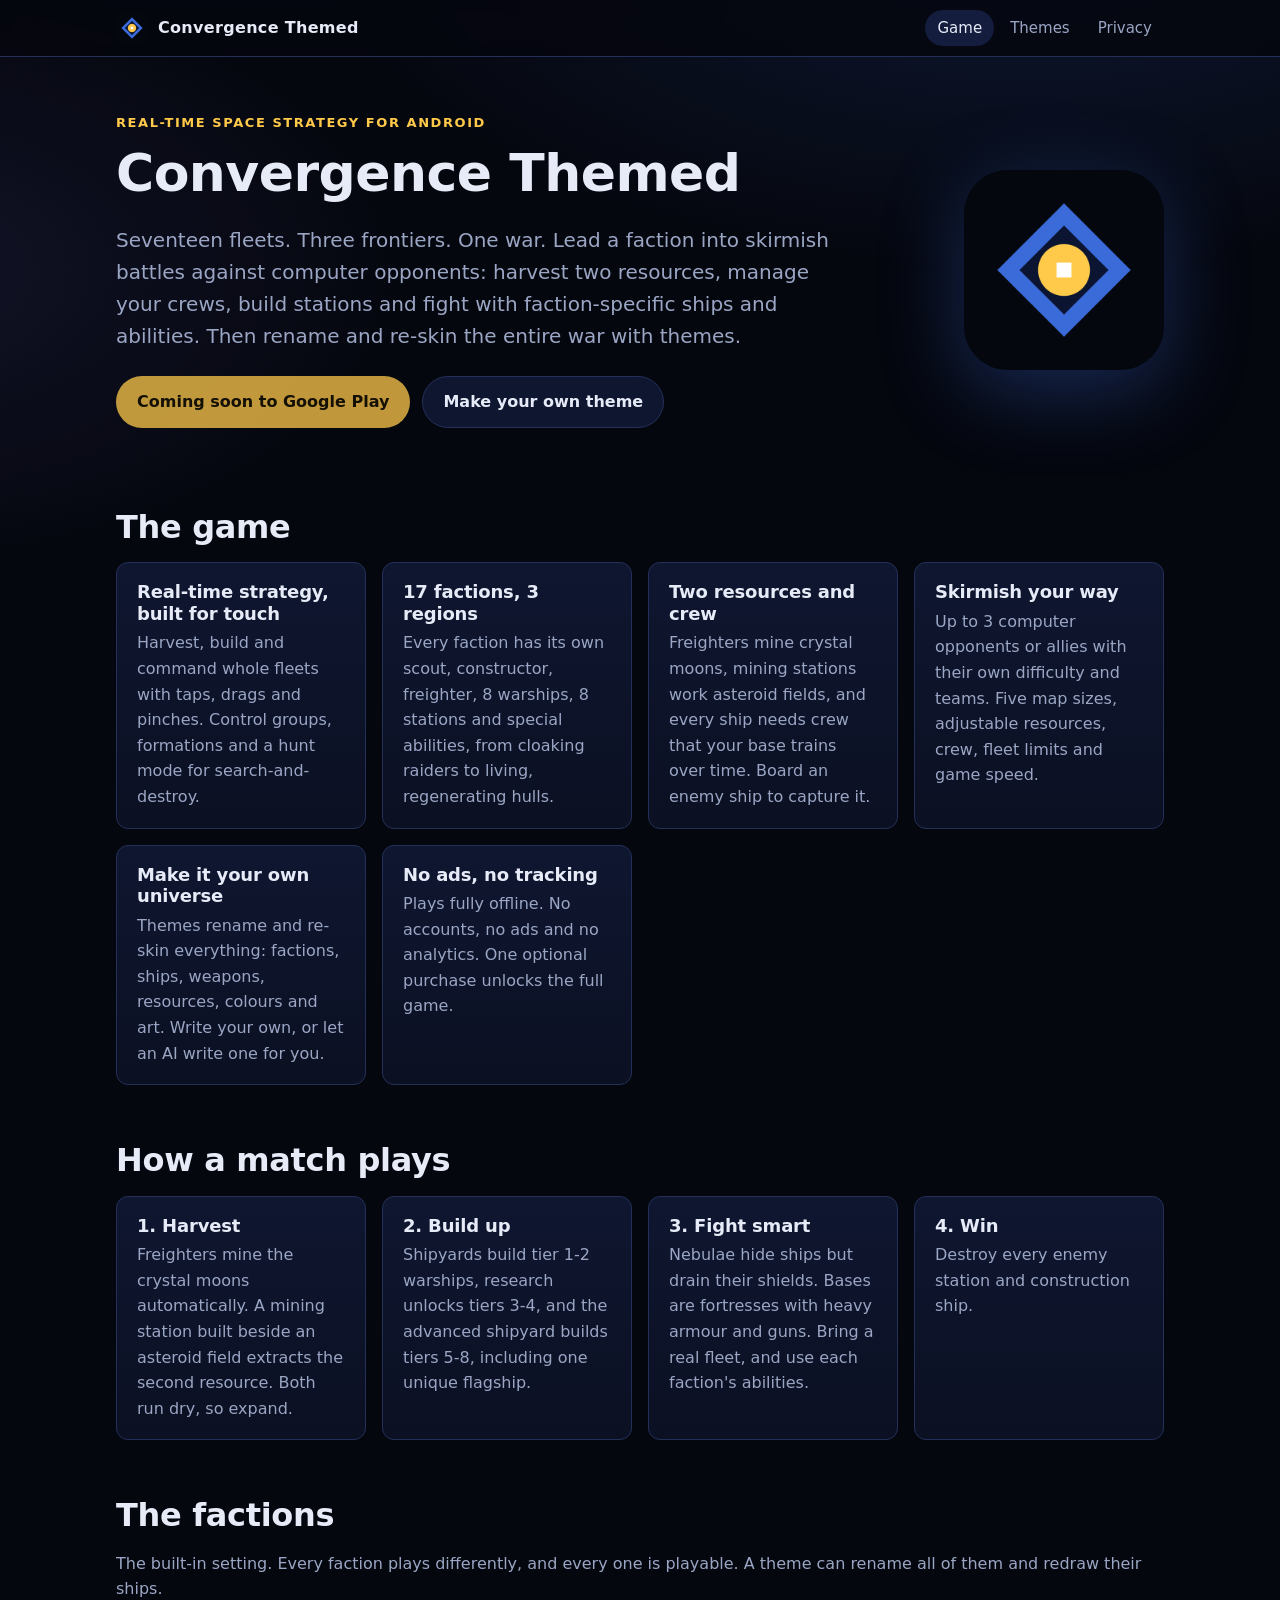
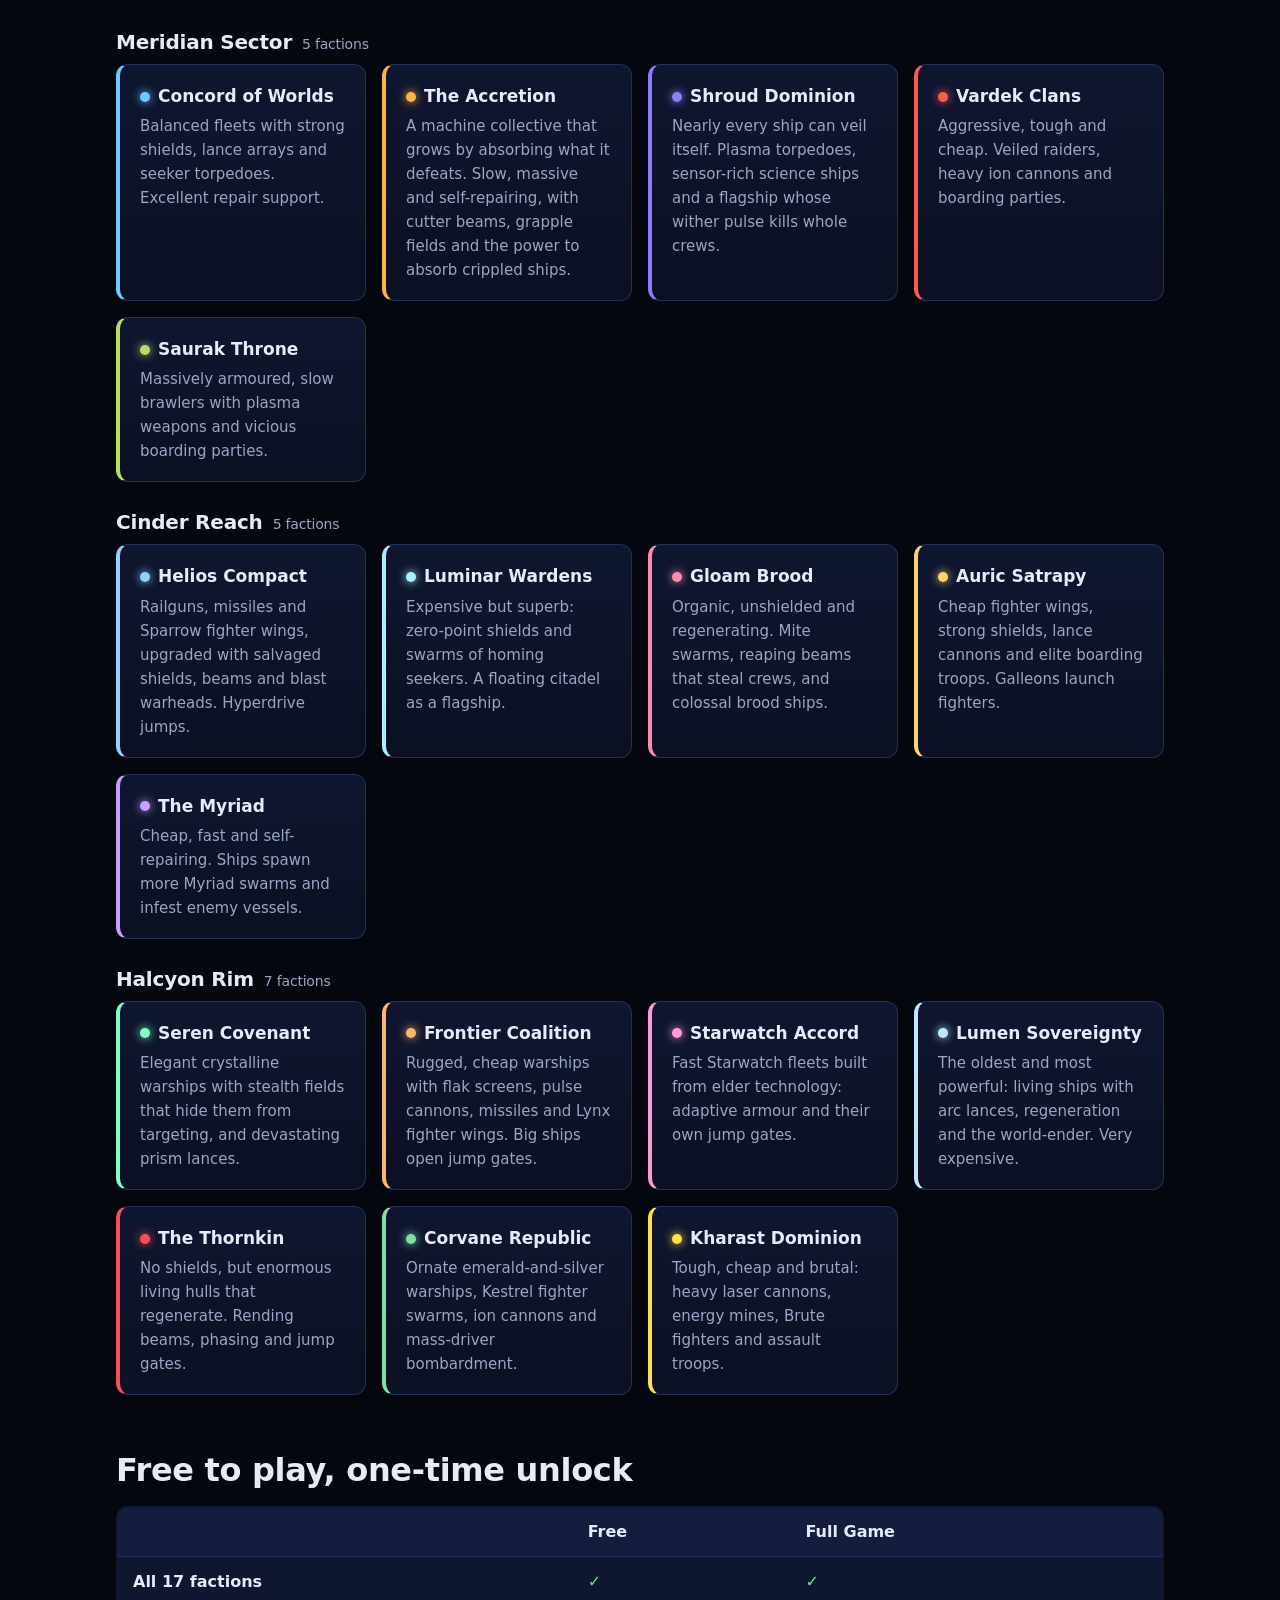
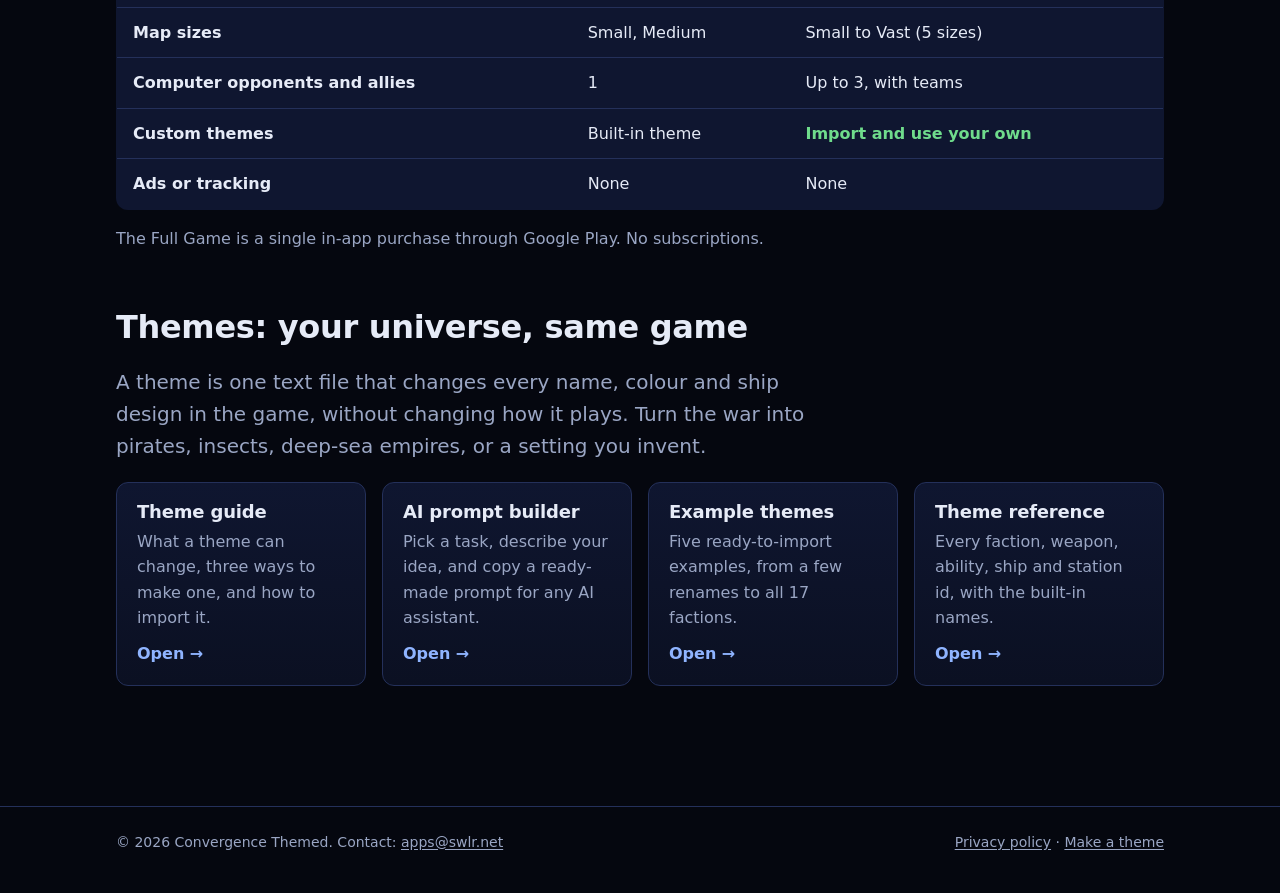
<file: index.html>
<!doctype html>
<html lang="en">
<head>
<meta charset="utf-8">
<meta name="viewport" content="width=device-width, initial-scale=1">
<title>Convergence Themed</title>
<meta name="description" content="Real-time space strategy for Android: 17 factions, skirmish battles, and themes that re-skin everything.">
<meta property="og:title" content="Convergence Themed">
<meta property="og:description" content="Real-time space strategy for Android: 17 factions, skirmish battles, and themes that re-skin everything.">
<meta property="og:type" content="website">
<meta property="og:url" content="https://esheesle.github.io/convergence-themes/">
<meta property="og:image" content="https://esheesle.github.io/convergence-themes/assets/icon-512.png">
<meta name="theme-color" content="#05070f">
<link rel="icon" type="image/png" href="assets/icon-512.png">
<link rel="stylesheet" href="assets/site.css">
</head>
<body>
<a class="skip" href="#main">Skip to content</a>
<header class="site-header"><div class="inner">
  <a class="brand" href="index.html"><img src="assets/icon-512.png" alt="" width="32" height="32">Convergence Themed</a>
  <nav class="site-nav" aria-label="Main"><a href="index.html" aria-current="page">Game</a><a href="themes/index.html">Themes</a><a href="privacy.html">Privacy</a></nav>
</div></header>
<main id="main">


<section class="hero">
  <div>
    <p class="eyebrow">Real-time space strategy for Android</p>
    <h1>Convergence Themed</h1>
    <p class="lede">Seventeen fleets. Three frontiers. One war. Lead a faction into skirmish battles against
    computer opponents: harvest two resources, manage your crews, build stations and fight with faction-specific
    ships and abilities. Then rename and re-skin the entire war with themes.</p>
    <div class="cta"><span class="btn btn-primary" aria-disabled="true">Coming soon to Google Play</span><a class="btn btn-ghost" href="themes/index.html">Make your own theme</a></div>
  </div>
  <img class="hero-icon" src="assets/icon-512.png" alt="Convergence Themed app icon" width="200" height="200">
</section>

<section aria-labelledby="features"><h2 id="features">The game</h2><div class="grid"><div class="card"><h3>Real-time strategy, built for touch</h3><p>Harvest, build and command whole fleets with taps, drags and pinches. Control groups, formations and a hunt mode for search-and-destroy.</p></div><div class="card"><h3>17 factions, 3 regions</h3><p>Every faction has its own scout, constructor, freighter, 8 warships, 8 stations and special abilities, from cloaking raiders to living, regenerating hulls.</p></div><div class="card"><h3>Two resources and crew</h3><p>Freighters mine crystal moons, mining stations work asteroid fields, and every ship needs crew that your base trains over time. Board an enemy ship to capture it.</p></div><div class="card"><h3>Skirmish your way</h3><p>Up to 3 computer opponents or allies with their own difficulty and teams. Five map sizes, adjustable resources, crew, fleet limits and game speed.</p></div><div class="card"><h3>Make it your own universe</h3><p>Themes rename and re-skin everything: factions, ships, weapons, resources, colours and art. Write your own, or let an AI write one for you.</p></div><div class="card"><h3>No ads, no tracking</h3><p>Plays fully offline. No accounts, no ads and no analytics. One optional purchase unlocks the full game.</p></div></div></section>

<section aria-labelledby="how"><h2 id="how">How a match plays</h2><div class="grid"><div class="card"><h3>1. Harvest</h3><p>Freighters mine the crystal moons automatically. A mining station built beside an asteroid field extracts the second resource. Both run dry, so expand.</p></div><div class="card"><h3>2. Build up</h3><p>Shipyards build tier 1-2 warships, research unlocks tiers 3-4, and the advanced shipyard builds tiers 5-8, including one unique flagship.</p></div><div class="card"><h3>3. Fight smart</h3><p>Nebulae hide ships but drain their shields. Bases are fortresses with heavy armour and guns. Bring a real fleet, and use each faction&#x27;s abilities.</p></div><div class="card"><h3>4. Win</h3><p>Destroy every enemy station and construction ship.</p></div></div></section>

<section aria-labelledby="factions">
  <h2 id="factions">The factions</h2>
  <p class="muted">The built-in setting. Every faction plays differently, and every one is playable.
  A theme can rename all of them and redraw their ships.</p>
  <div class="region"><h3>Meridian Sector <small>5 factions</small></h3><div class="grid"><div class="card faction" style="--c:#6FC8FF"><h4><span class="dot"></span>Concord of Worlds</h4><p>Balanced fleets with strong shields, lance arrays and seeker torpedoes. Excellent repair support.</p></div><div class="card faction" style="--c:#FFB347"><h4><span class="dot"></span>The Accretion</h4><p>A machine collective that grows by absorbing what it defeats. Slow, massive and self-repairing, with cutter beams, grapple fields and the power to absorb crippled ships.</p></div><div class="card faction" style="--c:#8C7CFF"><h4><span class="dot"></span>Shroud Dominion</h4><p>Nearly every ship can veil itself. Plasma torpedoes, sensor-rich science ships and a flagship whose wither pulse kills whole crews.</p></div><div class="card faction" style="--c:#FF5A4A"><h4><span class="dot"></span>Vardek Clans</h4><p>Aggressive, tough and cheap. Veiled raiders, heavy ion cannons and boarding parties.</p></div><div class="card faction" style="--c:#B8E05A"><h4><span class="dot"></span>Saurak Throne</h4><p>Massively armoured, slow brawlers with plasma weapons and vicious boarding parties.</p></div></div></div><div class="region"><h3>Cinder Reach <small>5 factions</small></h3><div class="grid"><div class="card faction" style="--c:#8FD0FF"><h4><span class="dot"></span>Helios Compact</h4><p>Railguns, missiles and Sparrow fighter wings, upgraded with salvaged shields, beams and blast warheads. Hyperdrive jumps.</p></div><div class="card faction" style="--c:#A8F0FF"><h4><span class="dot"></span>Luminar Wardens</h4><p>Expensive but superb: zero-point shields and swarms of homing seekers. A floating citadel as a flagship.</p></div><div class="card faction" style="--c:#FF8AB0"><h4><span class="dot"></span>Gloam Brood</h4><p>Organic, unshielded and regenerating. Mite swarms, reaping beams that steal crews, and colossal brood ships.</p></div><div class="card faction" style="--c:#FFD36B"><h4><span class="dot"></span>Auric Satrapy</h4><p>Cheap fighter wings, strong shields, lance cannons and elite boarding troops. Galleons launch fighters.</p></div><div class="card faction" style="--c:#C8A0FF"><h4><span class="dot"></span>The Myriad</h4><p>Cheap, fast and self-repairing. Ships spawn more Myriad swarms and infest enemy vessels.</p></div></div></div><div class="region"><h3>Halcyon Rim <small>7 factions</small></h3><div class="grid"><div class="card faction" style="--c:#7FFFC8"><h4><span class="dot"></span>Seren Covenant</h4><p>Elegant crystalline warships with stealth fields that hide them from targeting, and devastating prism lances.</p></div><div class="card faction" style="--c:#FFB36B"><h4><span class="dot"></span>Frontier Coalition</h4><p>Rugged, cheap warships with flak screens, pulse cannons, missiles and Lynx fighter wings. Big ships open jump gates.</p></div><div class="card faction" style="--c:#FF9AD8"><h4><span class="dot"></span>Starwatch Accord</h4><p>Fast Starwatch fleets built from elder technology: adaptive armour and their own jump gates.</p></div><div class="card faction" style="--c:#BFE8FF"><h4><span class="dot"></span>Lumen Sovereignty</h4><p>The oldest and most powerful: living ships with arc lances, regeneration and the world-ender. Very expensive.</p></div><div class="card faction" style="--c:#FF4A5A"><h4><span class="dot"></span>The Thornkin</h4><p>No shields, but enormous living hulls that regenerate. Rending beams, phasing and jump gates.</p></div><div class="card faction" style="--c:#7FE0A0"><h4><span class="dot"></span>Corvane Republic</h4><p>Ornate emerald-and-silver warships, Kestrel fighter swarms, ion cannons and mass-driver bombardment.</p></div><div class="card faction" style="--c:#FFE04A"><h4><span class="dot"></span>Kharast Dominion</h4><p>Tough, cheap and brutal: heavy laser cannons, energy mines, Brute fighters and assault troops.</p></div></div></div>
</section>

<section aria-labelledby="editions">
  <h2 id="editions">Free to play, one-time unlock</h2>
  <table class="compare">
    <thead><tr><th scope="col"></th><th scope="col">Free</th><th scope="col">Full Game</th></tr></thead>
    <tbody>
      <tr><th scope="row">All 17 factions</th><td class="yes">✓</td><td class="yes">✓</td></tr>
      <tr><th scope="row">Map sizes</th><td>Small, Medium</td><td>Small to Vast (5 sizes)</td></tr>
      <tr><th scope="row">Computer opponents and allies</th><td>1</td><td>Up to 3, with teams</td></tr>
      <tr><th scope="row">Custom themes</th><td>Built-in theme</td><td class="yes">Import and use your own</td></tr>
      <tr><th scope="row">Ads or tracking</th><td>None</td><td>None</td></tr>
    </tbody>
  </table>
  <p class="muted">The Full Game is a single in-app purchase through Google Play. No subscriptions.</p>
</section>

<section aria-labelledby="themes">
  <h2 id="themes">Themes: your universe, same game</h2>
  <p class="lede">A theme is one text file that changes every name, colour and ship design in the game, without
  changing how it plays. Turn the war into pirates, insects, deep-sea empires, or a setting you invent.</p>
  <div class="grid" style="margin-top:20px"><a class="card" href="themes/index.html"><h3>Theme guide</h3><p>What a theme can change, three ways to make one, and how to import it.</p><span class="go">Open →</span></a><a class="card" href="themes/ai.html"><h3>AI prompt builder</h3><p>Pick a task, describe your idea, and copy a ready-made prompt for any AI assistant.</p><span class="go">Open →</span></a><a class="card" href="themes/examples.html"><h3>Example themes</h3><p>Five ready-to-import examples, from a few renames to all 17 factions.</p><span class="go">Open →</span></a><a class="card" href="themes/reference.html"><h3>Theme reference</h3><p>Every faction, weapon, ability, ship and station id, with the built-in names.</p><span class="go">Open →</span></a></div>
</section>

</main>
<footer class="site-footer"><div class="inner">
  <span>© 2026 Convergence Themed. Contact: <a href="mailto:apps@swlr.net">apps@swlr.net</a></span>
  <span><a href="privacy.html">Privacy policy</a> · <a href="themes/index.html">Make a theme</a></span>
</div></footer>
<script src="assets/site.js"></script>
</body>
</html>
</file>
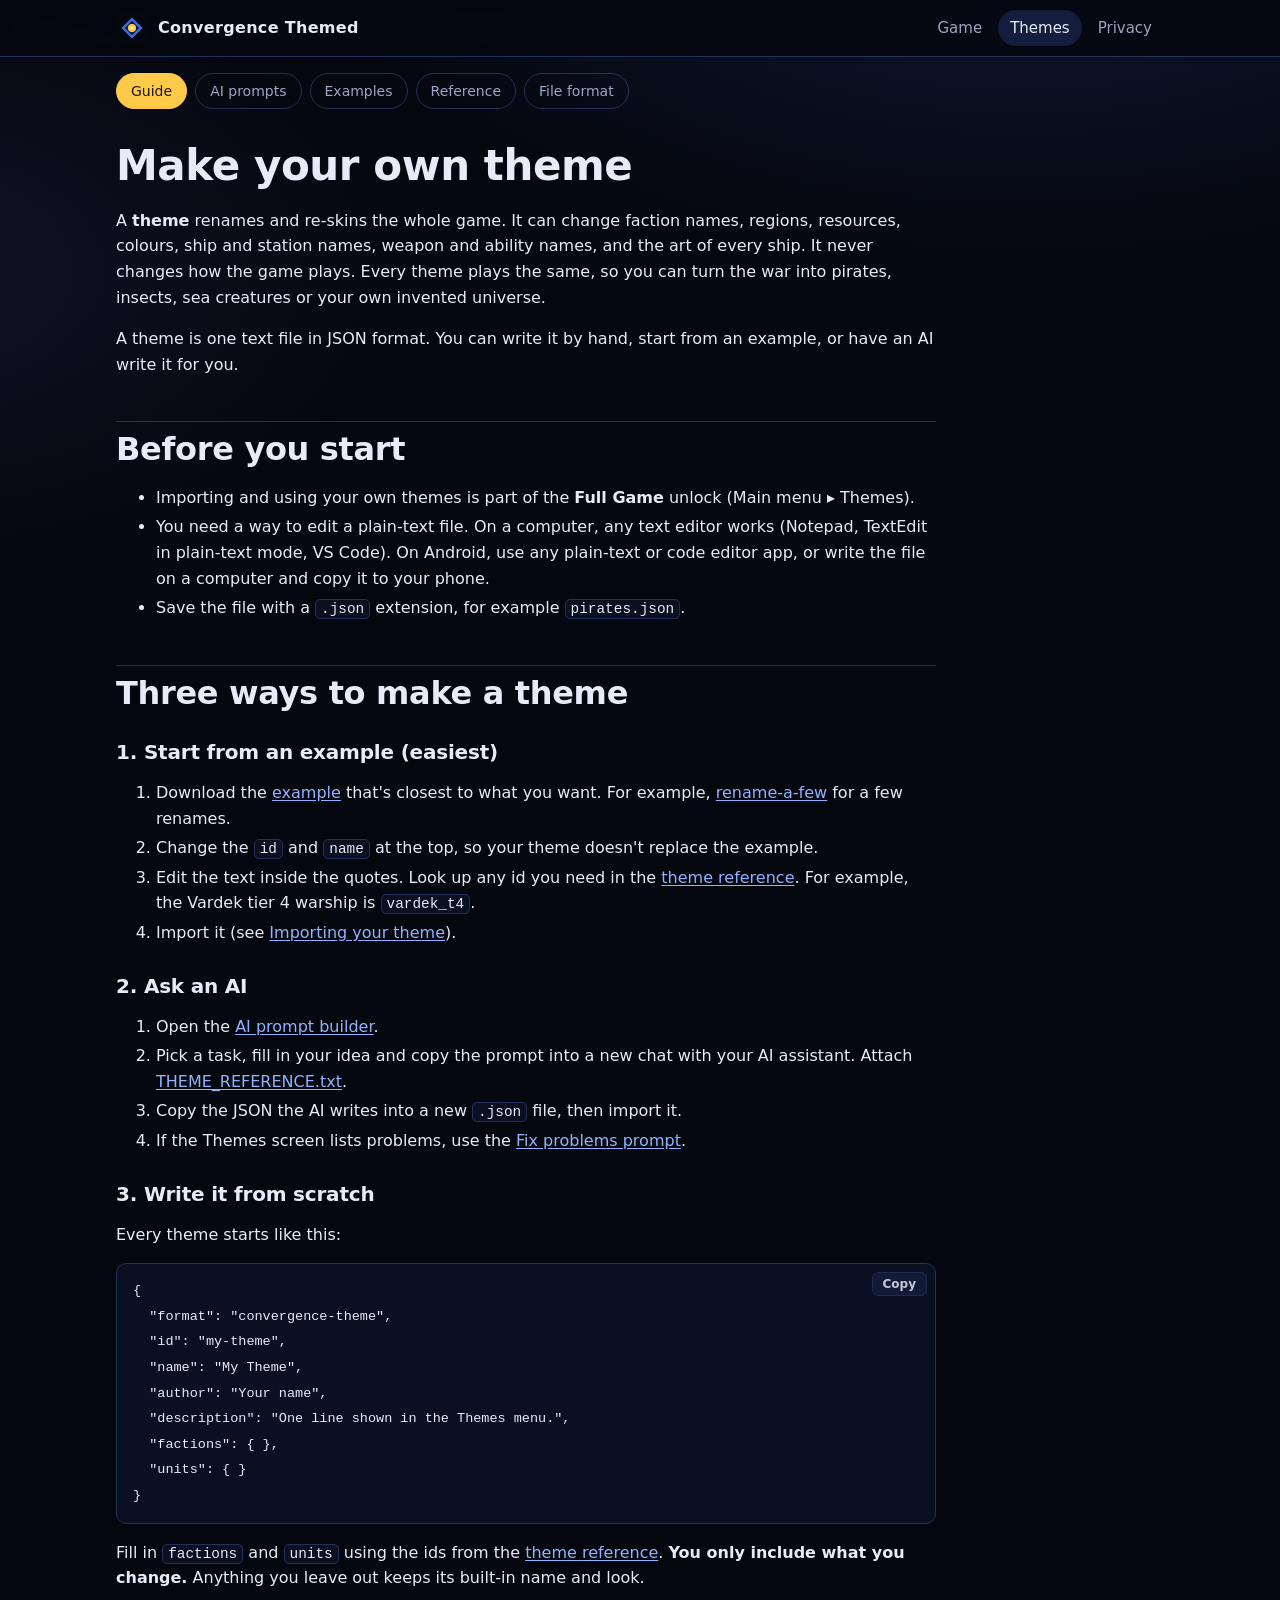
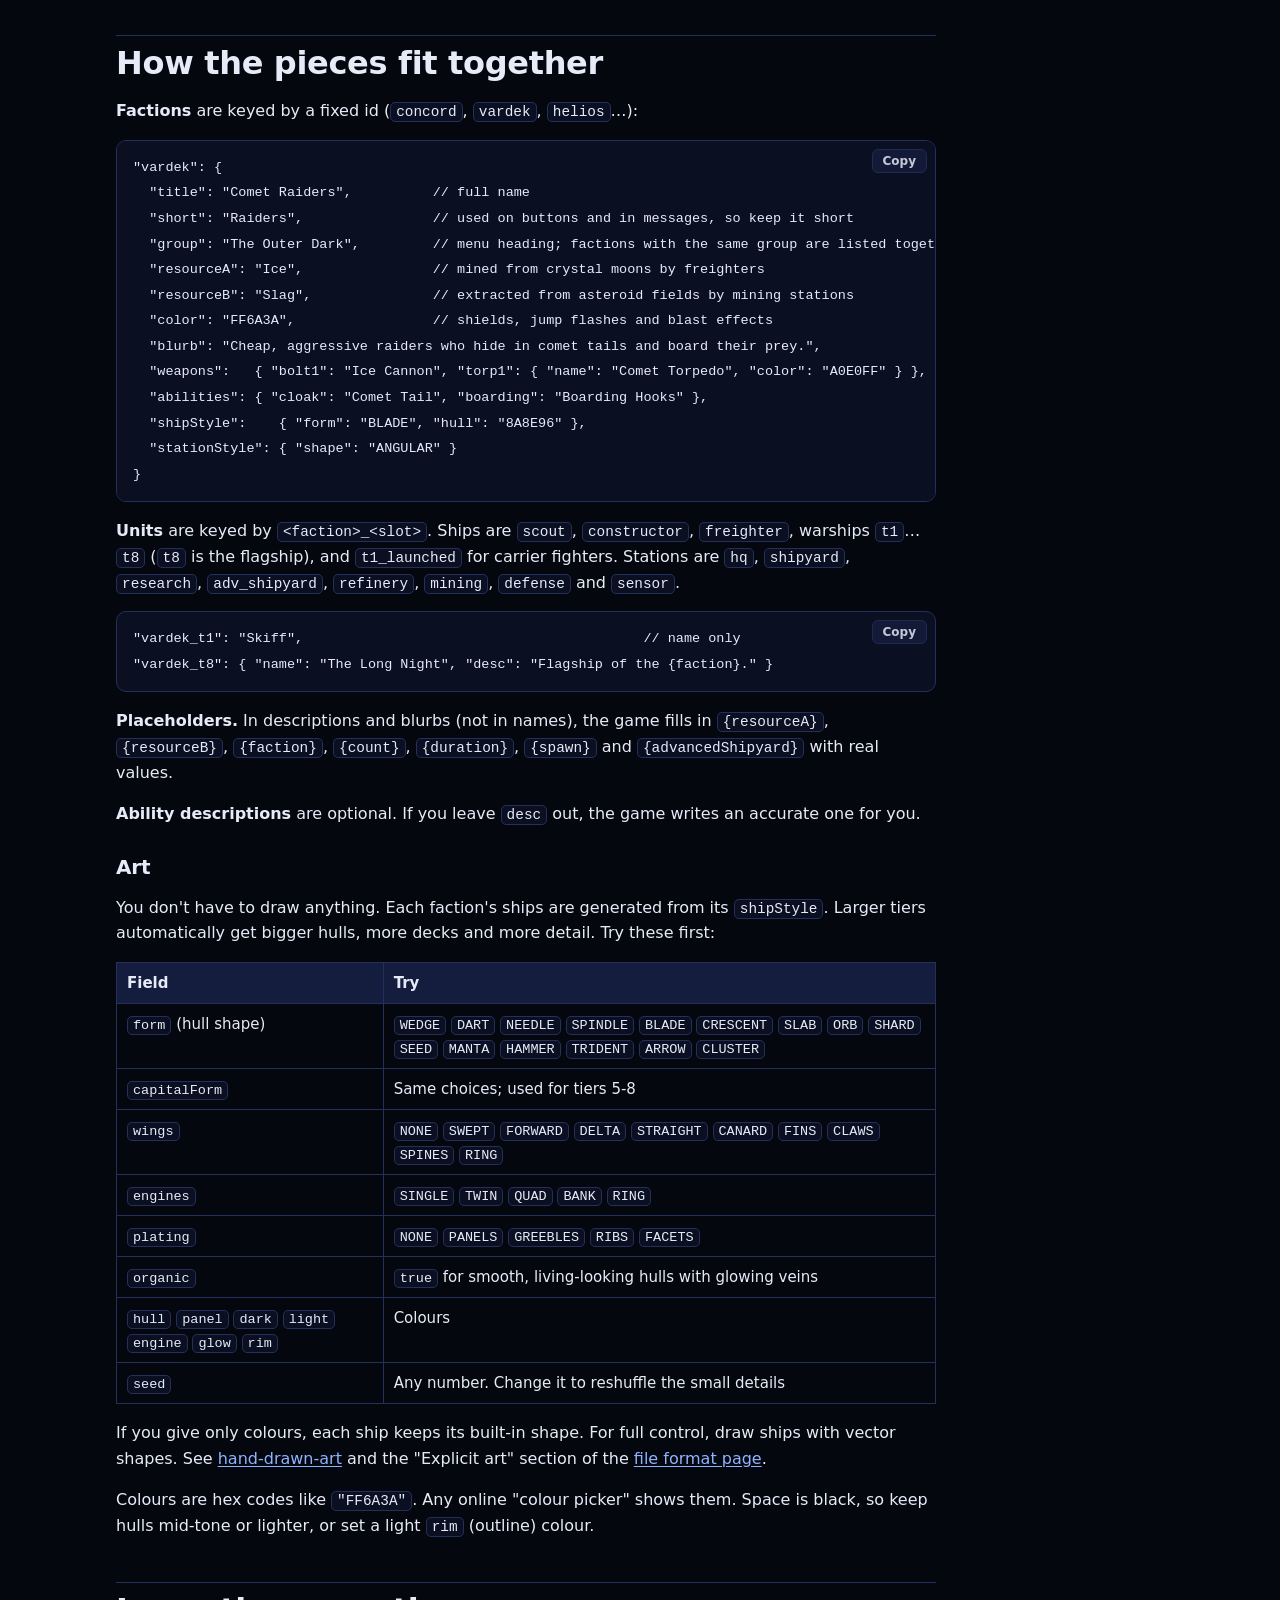
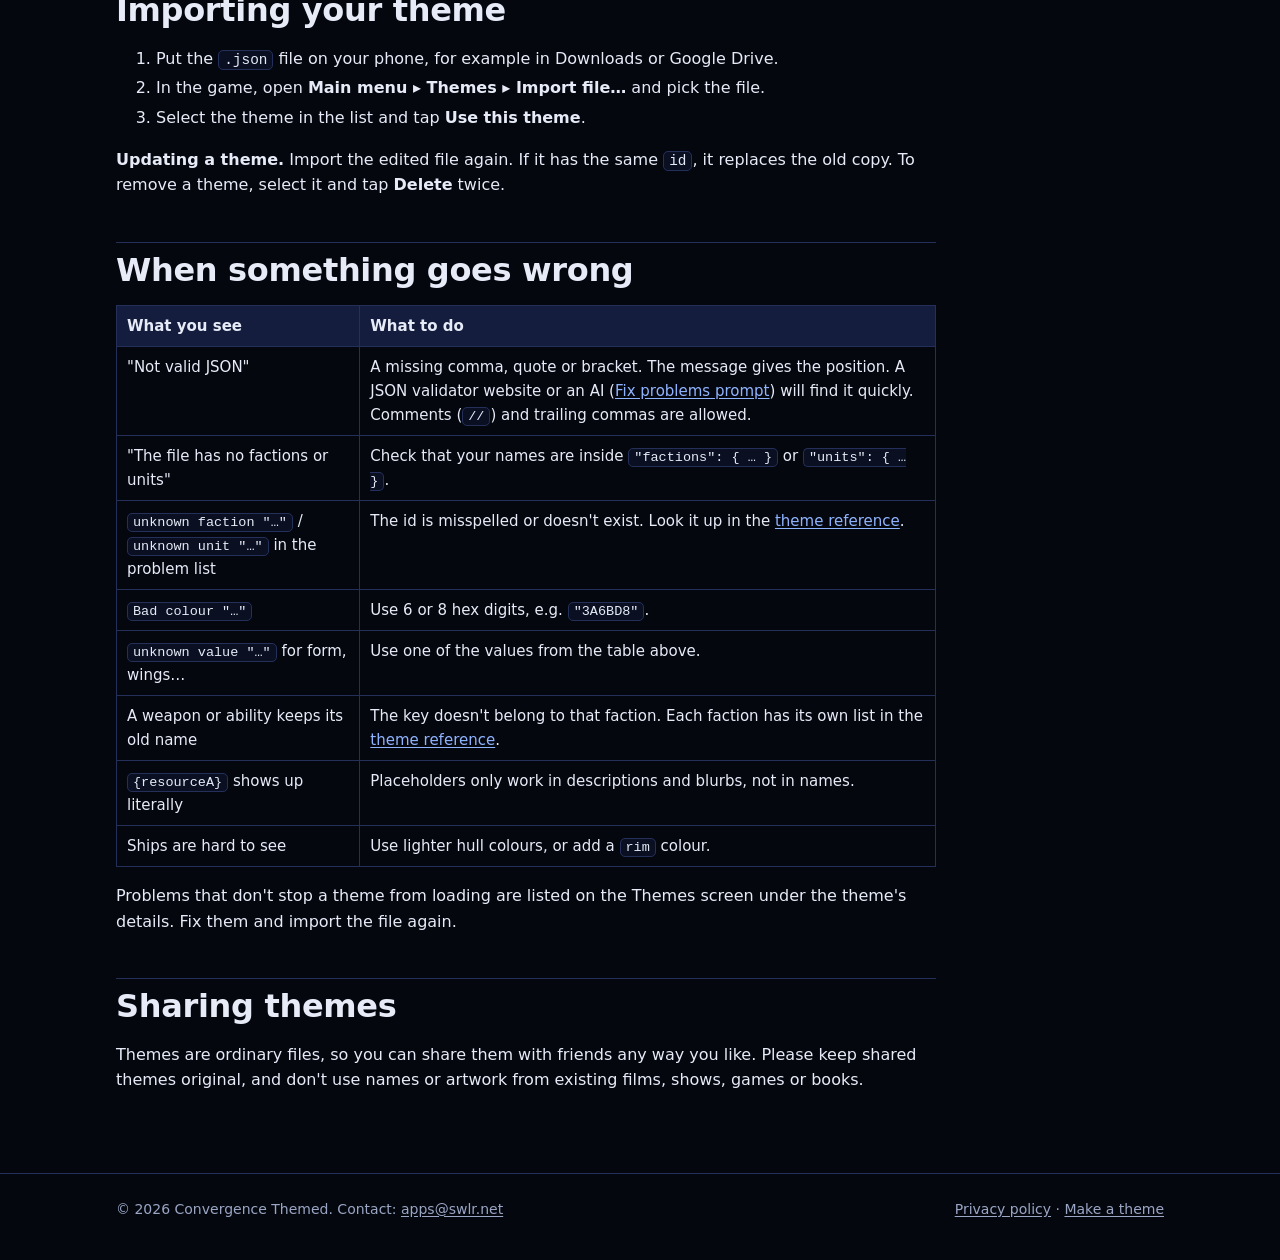
<file: themes/index.html>
<!doctype html>
<html lang="en">
<head>
<meta charset="utf-8">
<meta name="viewport" content="width=device-width, initial-scale=1">
<title>Make your own theme · Convergence Themed</title>
<meta name="description" content="How to make, import and share Convergence Themed themes: by hand, from an example, or with an AI.">
<meta property="og:title" content="Make your own theme · Convergence Themed">
<meta property="og:description" content="How to make, import and share Convergence Themed themes: by hand, from an example, or with an AI.">
<meta property="og:type" content="website">
<meta property="og:url" content="https://esheesle.github.io/convergence-themes/themes/">
<meta property="og:image" content="https://esheesle.github.io/convergence-themes/assets/icon-512.png">
<meta name="theme-color" content="#05070f">
<link rel="icon" type="image/png" href="../assets/icon-512.png">
<link rel="stylesheet" href="../assets/site.css">
</head>
<body>
<a class="skip" href="#main">Skip to content</a>
<header class="site-header"><div class="inner">
  <a class="brand" href="../index.html"><img src="../assets/icon-512.png" alt="" width="32" height="32">Convergence Themed</a>
  <nav class="site-nav" aria-label="Main"><a href="../index.html">Game</a><a href="../themes/index.html" aria-current="page">Themes</a><a href="../privacy.html">Privacy</a></nav>
</div></header>
<main id="main">
<nav class="subnav" aria-label="Theme pages"><a href="index.html" aria-current="page">Guide</a><a href="ai.html">AI prompts</a><a href="examples.html">Examples</a><a href="reference.html">Reference</a><a href="format.html">File format</a></nav>
<div class="prose"><h1 id="make-your-own-theme">Make your own theme</h1>
<p>A <strong>theme</strong> renames and re-skins the whole game. It can change faction names, regions, resources, colours, ship
and station names, weapon and ability names, and the art of every ship. It never changes how the game plays.
Every theme plays the same, so you can turn the war into pirates, insects, sea creatures or your own invented
universe.</p>
<p>A theme is one text file in JSON format. You can write it by hand, start from an example, or have an AI write
it for you.</p>
<h2 id="before-you-start">Before you start</h2>
<ul>
<li>Importing and using your own themes is part of the <strong>Full Game</strong> unlock (Main menu ▸ Themes).</li>
<li>You need a way to edit a plain-text file. On a computer, any text editor works (Notepad, TextEdit in plain-text mode, VS Code). On Android, use any plain-text or code editor app, or write the file on a computer and copy it to your phone.</li>
<li>Save the file with a <code>.json</code> extension, for example <code>pirates.json</code>.</li>
</ul>
<h2 id="three-ways-to-make-a-theme">Three ways to make a theme</h2>
<h3 id="1-start-from-an-example-easiest">1. Start from an example (easiest)</h3>
<ol>
<li>Download the <a href="examples.html">example</a> that's closest to what you want. For example, <a href="examples.html#example-01">rename-a-few</a> for a few renames.</li>
<li>Change the <code>id</code> and <code>name</code> at the top, so your theme doesn't replace the example.</li>
<li>Edit the text inside the quotes. Look up any id you need in the <a href="reference.html">theme reference</a>. For example, the Vardek tier 4 warship is <code>vardek_t4</code>.</li>
<li>Import it (see <a href="#importing-your-theme">Importing your theme</a>).</li>
</ol>
<h3 id="2-ask-an-ai">2. Ask an AI</h3>
<ol>
<li>Open the <a href="ai.html">AI prompt builder</a>.</li>
<li>Pick a task, fill in your idea and copy the prompt into a new chat with your AI assistant. Attach <a href="../downloads/THEME_REFERENCE.txt">THEME_REFERENCE.txt</a>.</li>
<li>Copy the JSON the AI writes into a new <code>.json</code> file, then import it.</li>
<li>If the Themes screen lists problems, use the <a href="ai.html?task=9">Fix problems prompt</a>.</li>
</ol>
<h3 id="3-write-it-from-scratch">3. Write it from scratch</h3>
<p>Every theme starts like this:</p>
<pre><code class="language-json">{
  &quot;format&quot;: &quot;convergence-theme&quot;,
  &quot;id&quot;: &quot;my-theme&quot;,
  &quot;name&quot;: &quot;My Theme&quot;,
  &quot;author&quot;: &quot;Your name&quot;,
  &quot;description&quot;: &quot;One line shown in the Themes menu.&quot;,
  &quot;factions&quot;: { },
  &quot;units&quot;: { }
}
</code></pre>
<p>Fill in <code>factions</code> and <code>units</code> using the ids from the <a href="reference.html">theme reference</a>. <strong>You only include what you change.</strong>
Anything you leave out keeps its built-in name and look.</p>
<h2 id="how-the-pieces-fit-together">How the pieces fit together</h2>
<p><strong>Factions</strong> are keyed by a fixed id (<code>concord</code>, <code>vardek</code>, <code>helios</code>…):</p>
<pre><code class="language-jsonc">&quot;vardek&quot;: {
  &quot;title&quot;: &quot;Comet Raiders&quot;,          // full name
  &quot;short&quot;: &quot;Raiders&quot;,                // used on buttons and in messages, so keep it short
  &quot;group&quot;: &quot;The Outer Dark&quot;,         // menu heading; factions with the same group are listed together
  &quot;resourceA&quot;: &quot;Ice&quot;,                // mined from crystal moons by freighters
  &quot;resourceB&quot;: &quot;Slag&quot;,               // extracted from asteroid fields by mining stations
  &quot;color&quot;: &quot;FF6A3A&quot;,                 // shields, jump flashes and blast effects
  &quot;blurb&quot;: &quot;Cheap, aggressive raiders who hide in comet tails and board their prey.&quot;,
  &quot;weapons&quot;:   { &quot;bolt1&quot;: &quot;Ice Cannon&quot;, &quot;torp1&quot;: { &quot;name&quot;: &quot;Comet Torpedo&quot;, &quot;color&quot;: &quot;A0E0FF&quot; } },
  &quot;abilities&quot;: { &quot;cloak&quot;: &quot;Comet Tail&quot;, &quot;boarding&quot;: &quot;Boarding Hooks&quot; },
  &quot;shipStyle&quot;:    { &quot;form&quot;: &quot;BLADE&quot;, &quot;hull&quot;: &quot;8A8E96&quot; },
  &quot;stationStyle&quot;: { &quot;shape&quot;: &quot;ANGULAR&quot; }
}
</code></pre>
<p><strong>Units</strong> are keyed by <code>&lt;faction&gt;_&lt;slot&gt;</code>. Ships are <code>scout</code>, <code>constructor</code>, <code>freighter</code>, warships <code>t1</code>…<code>t8</code>
(<code>t8</code> is the flagship), and <code>t1_launched</code> for carrier fighters. Stations are <code>hq</code>, <code>shipyard</code>, <code>research</code>,
<code>adv_shipyard</code>, <code>refinery</code>, <code>mining</code>, <code>defense</code> and <code>sensor</code>.</p>
<pre><code class="language-jsonc">&quot;vardek_t1&quot;: &quot;Skiff&quot;,                                          // name only
&quot;vardek_t8&quot;: { &quot;name&quot;: &quot;The Long Night&quot;, &quot;desc&quot;: &quot;Flagship of the {faction}.&quot; }
</code></pre>
<p><strong>Placeholders.</strong> In descriptions and blurbs (not in names), the game fills in <code>{resourceA}</code>, <code>{resourceB}</code>,
<code>{faction}</code>, <code>{count}</code>, <code>{duration}</code>, <code>{spawn}</code> and <code>{advancedShipyard}</code> with real values.</p>
<p><strong>Ability descriptions</strong> are optional. If you leave <code>desc</code> out, the game writes an accurate one for you.</p>
<h3 id="art">Art</h3>
<p>You don't have to draw anything. Each faction's ships are generated from its <code>shipStyle</code>. Larger tiers
automatically get bigger hulls, more decks and more detail. Try these first:</p>
<table>
<thead>
<tr>
<th>Field</th>
<th>Try</th>
</tr>
</thead>
<tbody>
<tr>
<td><code>form</code> (hull shape)</td>
<td><code>WEDGE</code> <code>DART</code> <code>NEEDLE</code> <code>SPINDLE</code> <code>BLADE</code> <code>CRESCENT</code> <code>SLAB</code> <code>ORB</code> <code>SHARD</code> <code>SEED</code> <code>MANTA</code> <code>HAMMER</code> <code>TRIDENT</code> <code>ARROW</code> <code>CLUSTER</code></td>
</tr>
<tr>
<td><code>capitalForm</code></td>
<td>Same choices; used for tiers 5-8</td>
</tr>
<tr>
<td><code>wings</code></td>
<td><code>NONE</code> <code>SWEPT</code> <code>FORWARD</code> <code>DELTA</code> <code>STRAIGHT</code> <code>CANARD</code> <code>FINS</code> <code>CLAWS</code> <code>SPINES</code> <code>RING</code></td>
</tr>
<tr>
<td><code>engines</code></td>
<td><code>SINGLE</code> <code>TWIN</code> <code>QUAD</code> <code>BANK</code> <code>RING</code></td>
</tr>
<tr>
<td><code>plating</code></td>
<td><code>NONE</code> <code>PANELS</code> <code>GREEBLES</code> <code>RIBS</code> <code>FACETS</code></td>
</tr>
<tr>
<td><code>organic</code></td>
<td><code>true</code> for smooth, living-looking hulls with glowing veins</td>
</tr>
<tr>
<td><code>hull</code> <code>panel</code> <code>dark</code> <code>light</code> <code>engine</code> <code>glow</code> <code>rim</code></td>
<td>Colours</td>
</tr>
<tr>
<td><code>seed</code></td>
<td>Any number. Change it to reshuffle the small details</td>
</tr>
</tbody>
</table>
<p>If you give only colours, each ship keeps its built-in shape. For full control, draw ships with vector shapes.
See <a href="examples.html#example-04">hand-drawn-art</a> and the "Explicit art" section of the <a href="format.html">file format page</a>.</p>
<p>Colours are hex codes like <code>"FF6A3A"</code>. Any online "colour picker" shows them. Space is black, so keep hulls
mid-tone or lighter, or set a light <code>rim</code> (outline) colour.</p>
<h2 id="importing-your-theme">Importing your theme</h2>
<ol>
<li>Put the <code>.json</code> file on your phone, for example in Downloads or Google Drive.</li>
<li>In the game, open <strong>Main menu ▸ Themes ▸ Import file…</strong> and pick the file.</li>
<li>Select the theme in the list and tap <strong>Use this theme</strong>.</li>
</ol>
<p><strong>Updating a theme.</strong> Import the edited file again. If it has the same <code>id</code>, it replaces the old copy. To
remove a theme, select it and tap <strong>Delete</strong> twice.</p>
<h2 id="when-something-goes-wrong">When something goes wrong</h2>
<table>
<thead>
<tr>
<th>What you see</th>
<th>What to do</th>
</tr>
</thead>
<tbody>
<tr>
<td>"Not valid JSON"</td>
<td>A missing comma, quote or bracket. The message gives the position. A JSON validator website or an AI (<a href="ai.html?task=9">Fix problems prompt</a>) will find it quickly. Comments (<code>//</code>) and trailing commas are allowed.</td>
</tr>
<tr>
<td>"The file has no factions or units"</td>
<td>Check that your names are inside <code>"factions": { … }</code> or <code>"units": { … }</code>.</td>
</tr>
<tr>
<td><code>unknown faction "…"</code> / <code>unknown unit "…"</code> in the problem list</td>
<td>The id is misspelled or doesn't exist. Look it up in the <a href="reference.html">theme reference</a>.</td>
</tr>
<tr>
<td><code>Bad colour "…"</code></td>
<td>Use 6 or 8 hex digits, e.g. <code>"3A6BD8"</code>.</td>
</tr>
<tr>
<td><code>unknown value "…"</code> for form, wings…</td>
<td>Use one of the values from the table above.</td>
</tr>
<tr>
<td>A weapon or ability keeps its old name</td>
<td>The key doesn't belong to that faction. Each faction has its own list in the <a href="reference.html">theme reference</a>.</td>
</tr>
<tr>
<td><code>{resourceA}</code> shows up literally</td>
<td>Placeholders only work in descriptions and blurbs, not in names.</td>
</tr>
<tr>
<td>Ships are hard to see</td>
<td>Use lighter hull colours, or add a <code>rim</code> colour.</td>
</tr>
</tbody>
</table>
<p>Problems that don't stop a theme from loading are listed on the Themes screen under the theme's details. Fix
them and import the file again.</p>
<h2 id="sharing-themes">Sharing themes</h2>
<p>Themes are ordinary files, so you can share them with friends any way you like. Please keep shared themes
original, and don't use names or artwork from existing films, shows, games or books.</p></div>
</main>
<footer class="site-footer"><div class="inner">
  <span>© 2026 Convergence Themed. Contact: <a href="mailto:apps@swlr.net">apps@swlr.net</a></span>
  <span><a href="../privacy.html">Privacy policy</a> · <a href="../themes/index.html">Make a theme</a></span>
</div></footer>
<script src="../assets/site.js"></script>
</body>
</html>
</file>
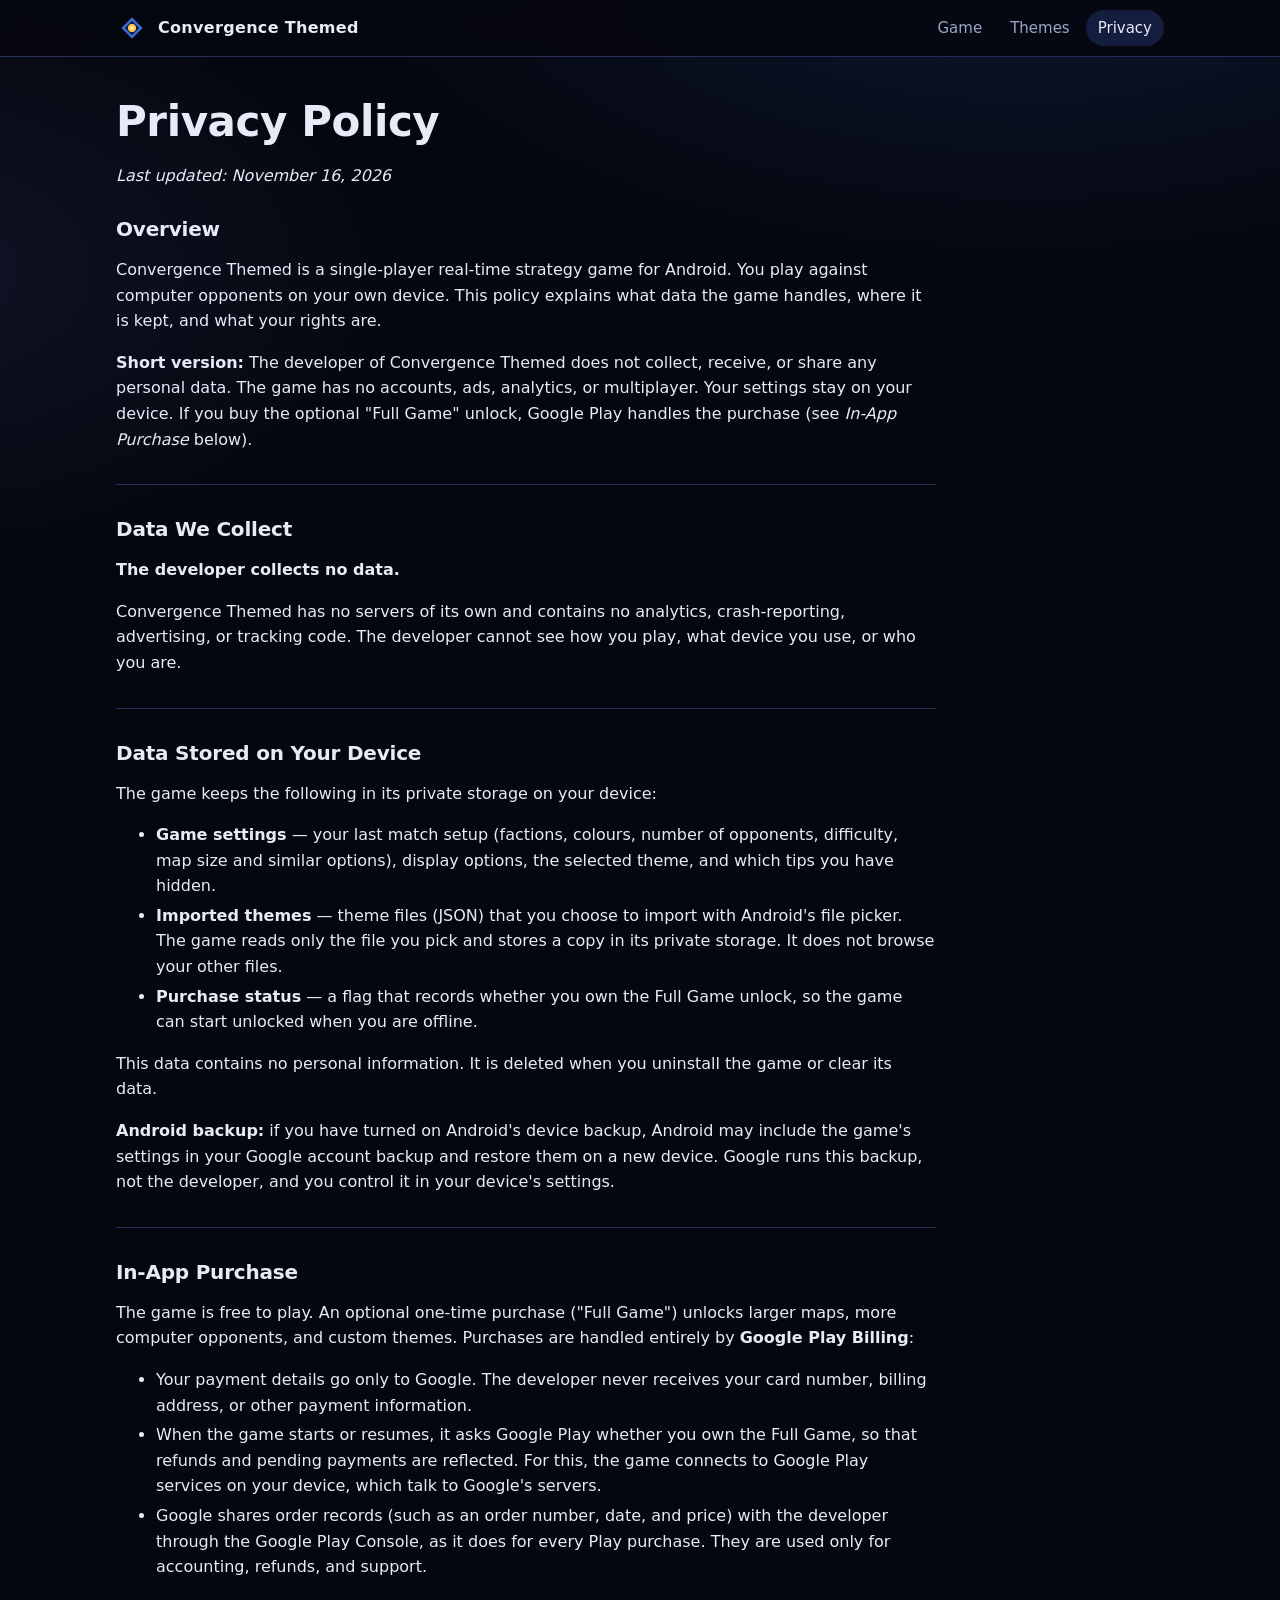
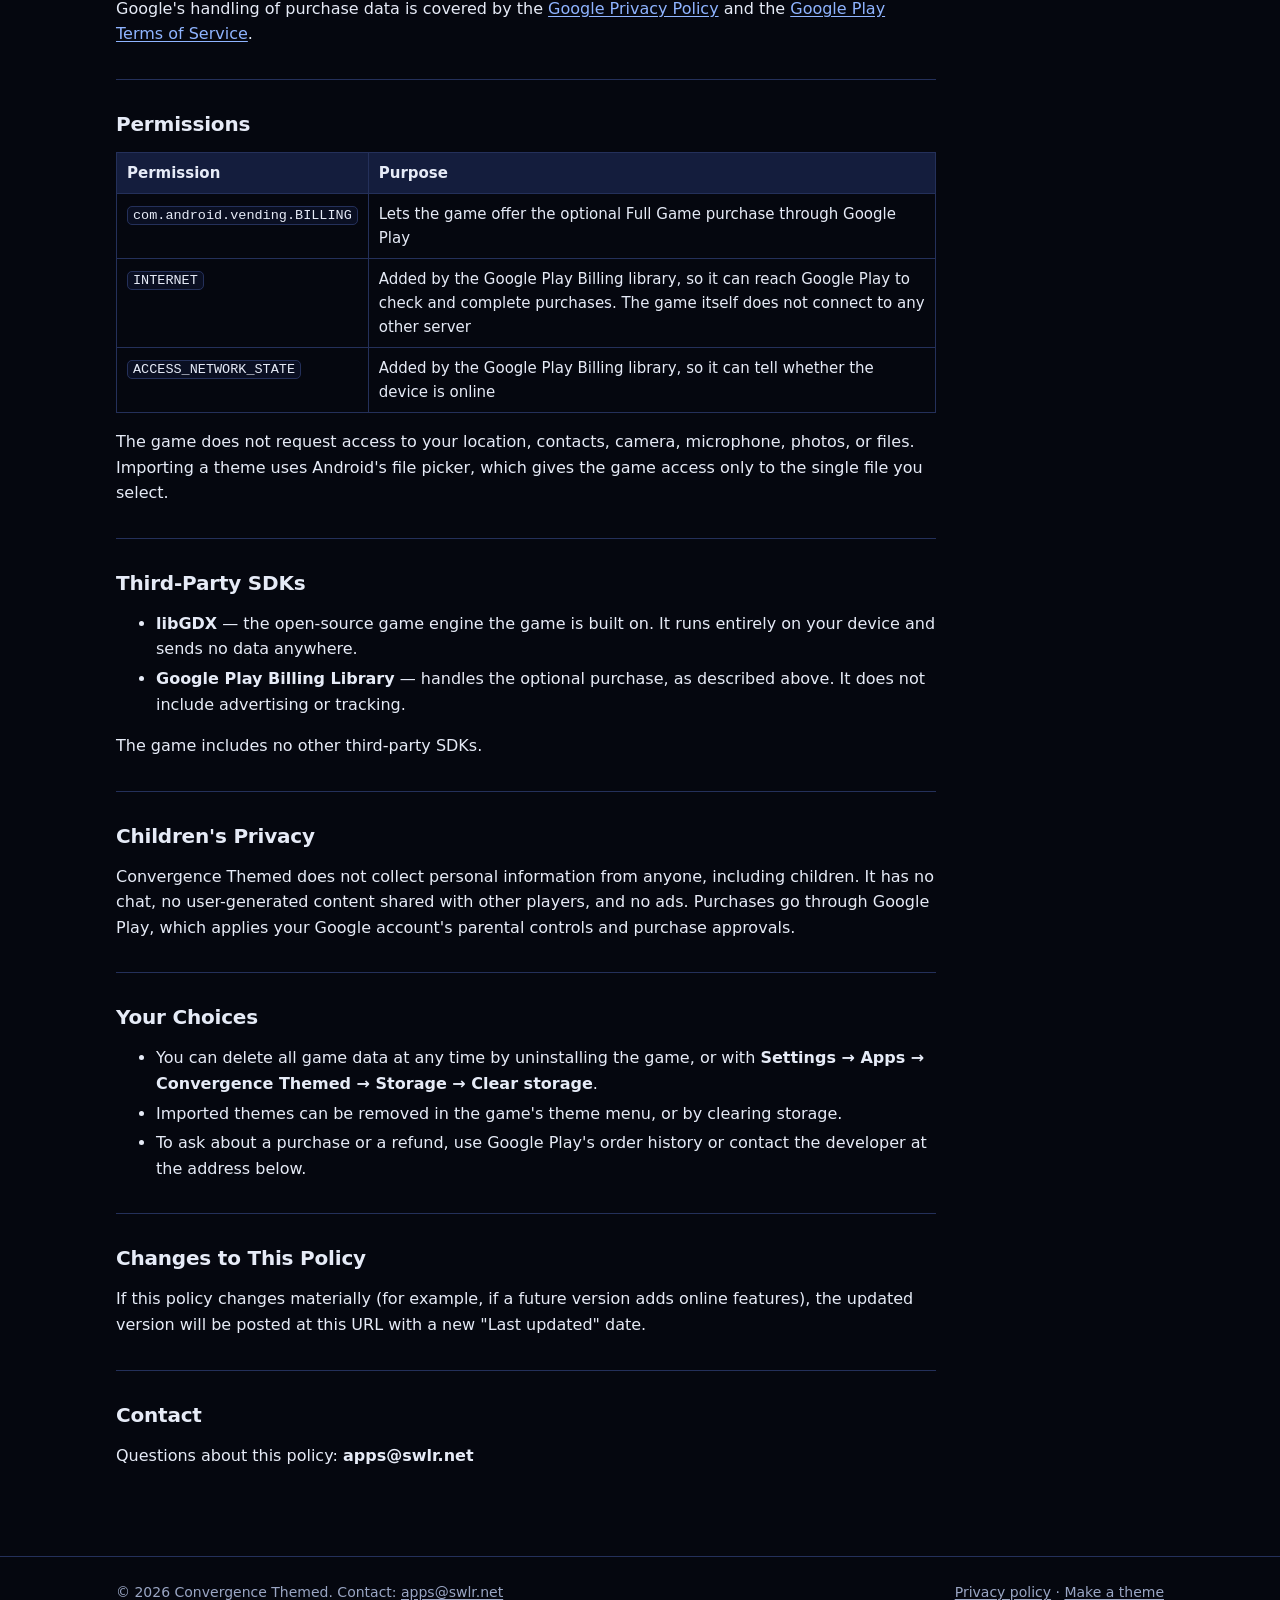
<file: privacy.html>
<!doctype html>
<html lang="en">
<head>
<meta charset="utf-8">
<meta name="viewport" content="width=device-width, initial-scale=1">
<title>Privacy Policy · Convergence Themed</title>
<meta name="description" content="Privacy policy for Convergence Themed: no data collected, no ads, no tracking.">
<meta property="og:title" content="Privacy Policy · Convergence Themed">
<meta property="og:description" content="Privacy policy for Convergence Themed: no data collected, no ads, no tracking.">
<meta property="og:type" content="website">
<meta property="og:url" content="https://esheesle.github.io/convergence-themes/privacy.html">
<meta property="og:image" content="https://esheesle.github.io/convergence-themes/assets/icon-512.png">
<meta name="theme-color" content="#05070f">
<link rel="icon" type="image/png" href="assets/icon-512.png">
<link rel="stylesheet" href="assets/site.css">
</head>
<body>
<a class="skip" href="#main">Skip to content</a>
<header class="site-header"><div class="inner">
  <a class="brand" href="index.html"><img src="assets/icon-512.png" alt="" width="32" height="32">Convergence Themed</a>
  <nav class="site-nav" aria-label="Main"><a href="index.html">Game</a><a href="themes/index.html">Themes</a><a href="privacy.html" aria-current="page">Privacy</a></nav>
</div></header>
<main id="main">

<div class="prose page-head"><h1 id="privacy-policy">Privacy Policy</h1>
<p><em>Last updated: November 16, 2026</em></p>
<h3 id="overview">Overview</h3>
<p>Convergence Themed is a single-player real-time strategy game for Android. You play against computer opponents on your own device. This policy explains what data the game handles, where it is kept, and what your rights are.</p>
<p><strong>Short version:</strong> The developer of Convergence Themed does not collect, receive, or share any personal data. The game has no accounts, ads, analytics, or multiplayer. Your settings stay on your device. If you buy the optional "Full Game" unlock, Google Play handles the purchase (see <em>In-App Purchase</em> below).</p>
<hr />
<h3 id="data-we-collect">Data We Collect</h3>
<p><strong>The developer collects no data.</strong></p>
<p>Convergence Themed has no servers of its own and contains no analytics, crash-reporting, advertising, or tracking code. The developer cannot see how you play, what device you use, or who you are.</p>
<hr />
<h3 id="data-stored-on-your-device">Data Stored on Your Device</h3>
<p>The game keeps the following in its private storage on your device:</p>
<ul>
<li><strong>Game settings</strong> — your last match setup (factions, colours, number of opponents, difficulty, map size and similar options), display options, the selected theme, and which tips you have hidden.</li>
<li><strong>Imported themes</strong> — theme files (JSON) that you choose to import with Android's file picker. The game reads only the file you pick and stores a copy in its private storage. It does not browse your other files.</li>
<li><strong>Purchase status</strong> — a flag that records whether you own the Full Game unlock, so the game can start unlocked when you are offline.</li>
</ul>
<p>This data contains no personal information. It is deleted when you uninstall the game or clear its data.</p>
<p><strong>Android backup:</strong> if you have turned on Android's device backup, Android may include the game's settings in your Google account backup and restore them on a new device. Google runs this backup, not the developer, and you control it in your device's settings.</p>
<hr />
<h3 id="in-app-purchase">In-App Purchase</h3>
<p>The game is free to play. An optional one-time purchase ("Full Game") unlocks larger maps, more computer opponents, and custom themes. Purchases are handled entirely by <strong>Google Play Billing</strong>:</p>
<ul>
<li>Your payment details go only to Google. The developer never receives your card number, billing address, or other payment information.</li>
<li>When the game starts or resumes, it asks Google Play whether you own the Full Game, so that refunds and pending payments are reflected. For this, the game connects to Google Play services on your device, which talk to Google's servers.</li>
<li>Google shares order records (such as an order number, date, and price) with the developer through the Google Play Console, as it does for every Play purchase. They are used only for accounting, refunds, and support.</li>
</ul>
<p>Google's handling of purchase data is covered by the <a href="https://policies.google.com/privacy">Google Privacy Policy</a> and the <a href="https://play.google.com/about/play-terms/">Google Play Terms of Service</a>.</p>
<hr />
<h3 id="permissions">Permissions</h3>
<table>
<thead>
<tr>
<th>Permission</th>
<th>Purpose</th>
</tr>
</thead>
<tbody>
<tr>
<td><code>com.android.vending.BILLING</code></td>
<td>Lets the game offer the optional Full Game purchase through Google Play</td>
</tr>
<tr>
<td><code>INTERNET</code></td>
<td>Added by the Google Play Billing library, so it can reach Google Play to check and complete purchases. The game itself does not connect to any other server</td>
</tr>
<tr>
<td><code>ACCESS_NETWORK_STATE</code></td>
<td>Added by the Google Play Billing library, so it can tell whether the device is online</td>
</tr>
</tbody>
</table>
<p>The game does not request access to your location, contacts, camera, microphone, photos, or files. Importing a theme uses Android's file picker, which gives the game access only to the single file you select.</p>
<hr />
<h3 id="third-party-sdks">Third-Party SDKs</h3>
<ul>
<li><strong>libGDX</strong> — the open-source game engine the game is built on. It runs entirely on your device and sends no data anywhere.</li>
<li><strong>Google Play Billing Library</strong> — handles the optional purchase, as described above. It does not include advertising or tracking.</li>
</ul>
<p>The game includes no other third-party SDKs.</p>
<hr />
<h3 id="childrens-privacy">Children's Privacy</h3>
<p>Convergence Themed does not collect personal information from anyone, including children. It has no chat, no user-generated content shared with other players, and no ads. Purchases go through Google Play, which applies your Google account's parental controls and purchase approvals.</p>
<hr />
<h3 id="your-choices">Your Choices</h3>
<ul>
<li>You can delete all game data at any time by uninstalling the game, or with <strong>Settings → Apps → Convergence Themed → Storage → Clear storage</strong>.</li>
<li>Imported themes can be removed in the game's theme menu, or by clearing storage.</li>
<li>To ask about a purchase or a refund, use Google Play's order history or contact the developer at the address below.</li>
</ul>
<hr />
<h3 id="changes-to-this-policy">Changes to This Policy</h3>
<p>If this policy changes materially (for example, if a future version adds online features), the updated version will be posted at this URL with a new "Last updated" date.</p>
<hr />
<h3 id="contact">Contact</h3>
<p>Questions about this policy: <strong>apps@swlr.net</strong></p></div>
</main>
<footer class="site-footer"><div class="inner">
  <span>© 2026 Convergence Themed. Contact: <a href="mailto:apps@swlr.net">apps@swlr.net</a></span>
  <span><a href="privacy.html">Privacy policy</a> · <a href="themes/index.html">Make a theme</a></span>
</div></footer>
<script src="assets/site.js"></script>
</body>
</html>
</file>
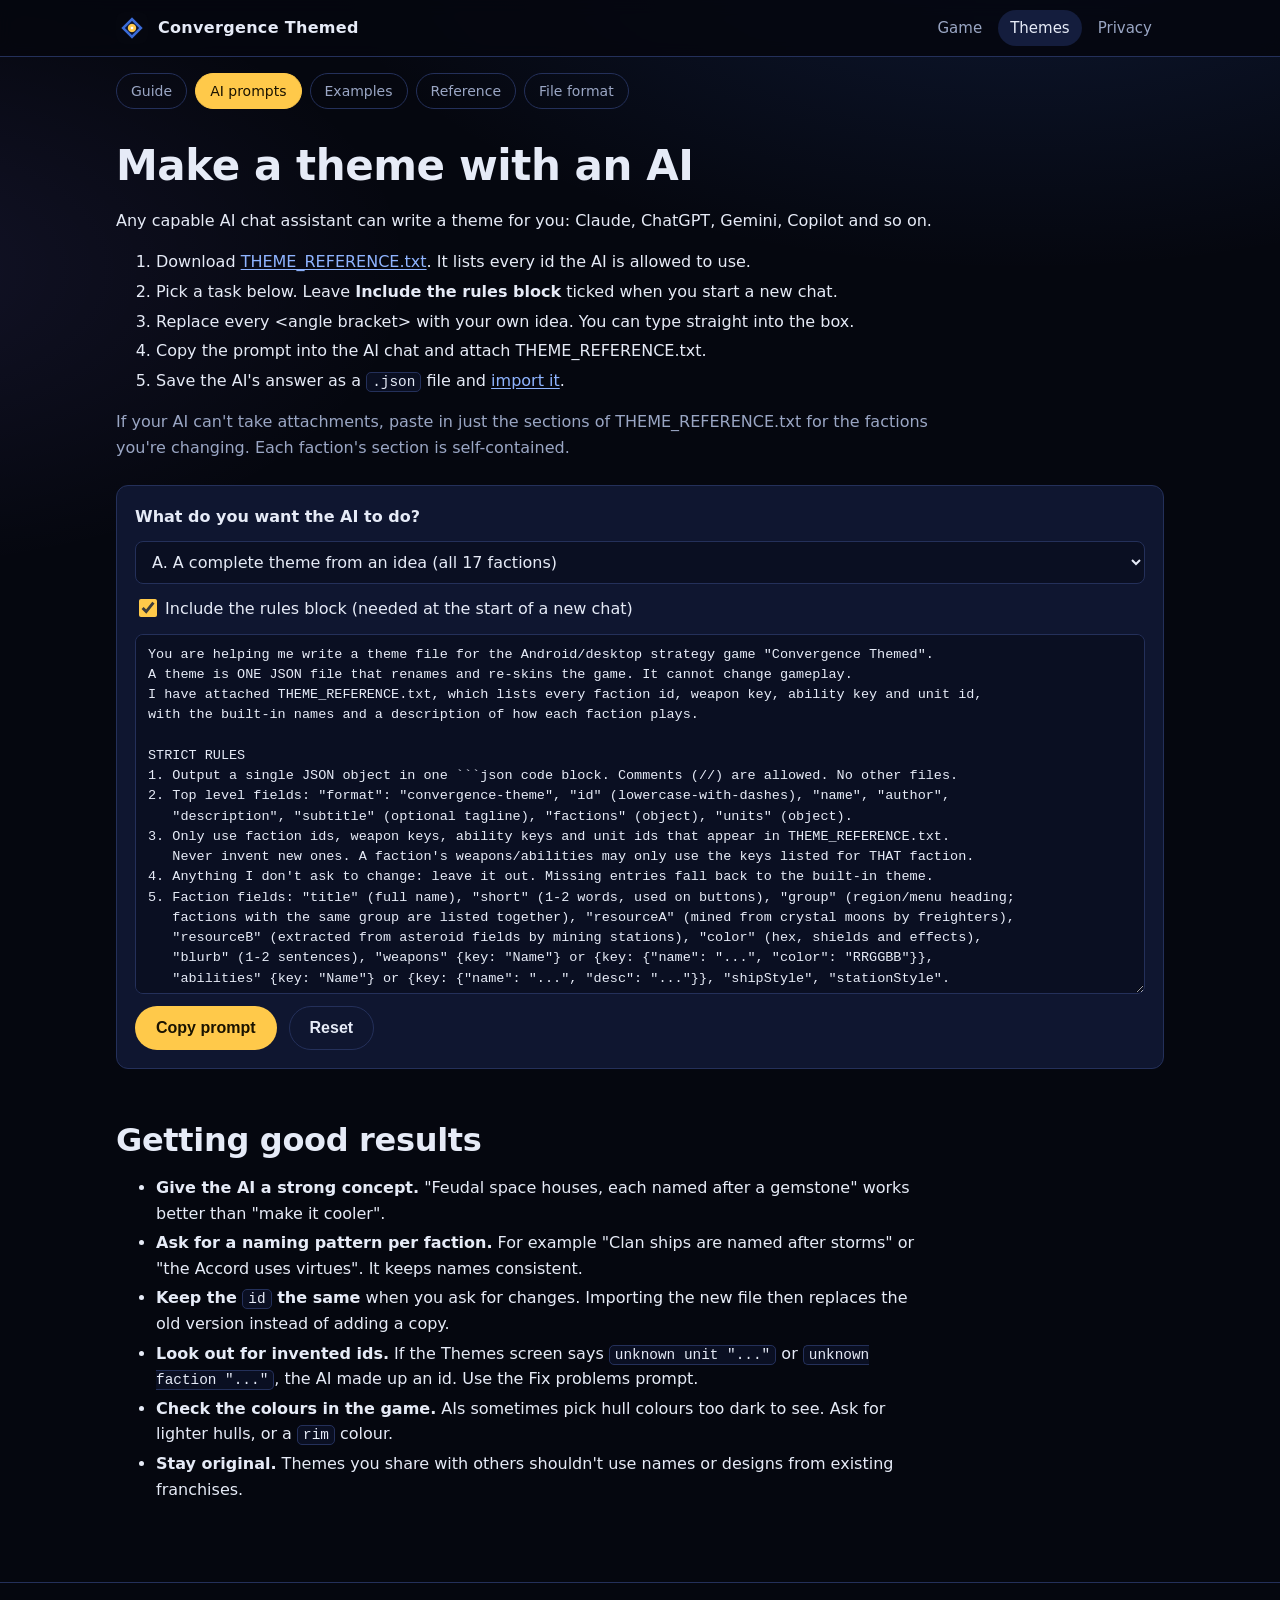
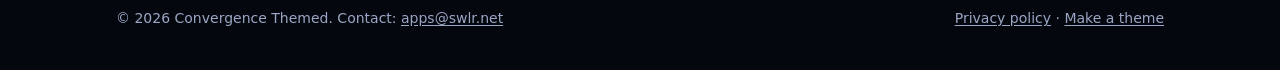
<file: themes/ai.html>
<!doctype html>
<html lang="en">
<head>
<meta charset="utf-8">
<meta name="viewport" content="width=device-width, initial-scale=1">
<title>AI prompt builder · Convergence Themed</title>
<meta name="description" content="Copy ready-made prompts that get any AI assistant to write a Convergence Themed theme.">
<meta property="og:title" content="AI prompt builder · Convergence Themed">
<meta property="og:description" content="Copy ready-made prompts that get any AI assistant to write a Convergence Themed theme.">
<meta property="og:type" content="website">
<meta property="og:url" content="https://esheesle.github.io/convergence-themes/themes/ai.html">
<meta property="og:image" content="https://esheesle.github.io/convergence-themes/assets/icon-512.png">
<meta name="theme-color" content="#05070f">
<link rel="icon" type="image/png" href="../assets/icon-512.png">
<link rel="stylesheet" href="../assets/site.css">
</head>
<body>
<a class="skip" href="#main">Skip to content</a>
<header class="site-header"><div class="inner">
  <a class="brand" href="../index.html"><img src="../assets/icon-512.png" alt="" width="32" height="32">Convergence Themed</a>
  <nav class="site-nav" aria-label="Main"><a href="../index.html">Game</a><a href="../themes/index.html" aria-current="page">Themes</a><a href="../privacy.html">Privacy</a></nav>
</div></header>
<main id="main">
<nav class="subnav" aria-label="Theme pages"><a href="index.html">Guide</a><a href="ai.html" aria-current="page">AI prompts</a><a href="examples.html">Examples</a><a href="reference.html">Reference</a><a href="format.html">File format</a></nav>

<div class="page-head prose">
<h1>Make a theme with an AI</h1>
<p>Any capable AI chat assistant can write a theme for you: Claude, ChatGPT, Gemini, Copilot and so on.</p>
<ol>
<li>Download <a href="../downloads/THEME_REFERENCE.txt">THEME_REFERENCE.txt</a>. It lists every id the AI is allowed to use.</li>
<li>Pick a task below. Leave <b>Include the rules block</b> ticked when you start a new chat.</li>
<li>Replace every &lt;angle bracket&gt; with your own idea. You can type straight into the box.</li>
<li>Copy the prompt into the AI chat and attach THEME_REFERENCE.txt.</li>
<li>Save the AI's answer as a <code>.json</code> file and <a href="index.html#importing-your-theme">import it</a>.</li>
</ol>
<p class="muted">If your AI can't take attachments, paste in just the sections of THEME_REFERENCE.txt for the factions
you're changing. Each faction's section is self-contained.</p>
</div>
<div class="builder">
  <label for="task">What do you want the AI to do?</label>
  <select id="task"></select>
  <label style="font-weight:400"><input type="checkbox" id="rules"> Include the rules block (needed at the start of a new chat)</label>
  <textarea id="out" spellcheck="false" aria-label="Prompt text"></textarea>
  <div class="row">
    <button class="btn btn-primary" id="copy" type="button">Copy prompt</button>
    <button class="btn btn-ghost" id="reset" type="button">Reset</button>
    <span class="status" id="status" role="status"></span>
  </div>
</div>
<script type="application/json" id="prompt-data">{"rules": "You are helping me write a theme file for the Android/desktop strategy game \"Convergence Themed\".\nA theme is ONE JSON file that renames and re-skins the game. It cannot change gameplay.\nI have attached THEME_REFERENCE.txt, which lists every faction id, weapon key, ability key and unit id,\nwith the built-in names and a description of how each faction plays.\n\nSTRICT RULES\n1. Output a single JSON object in one ```json code block. Comments (//) are allowed. No other files.\n2. Top level fields: \"format\": \"convergence-theme\", \"id\" (lowercase-with-dashes), \"name\", \"author\",\n   \"description\", \"subtitle\" (optional tagline), \"factions\" (object), \"units\" (object).\n3. Only use faction ids, weapon keys, ability keys and unit ids that appear in THEME_REFERENCE.txt.\n   Never invent new ones. A faction's weapons/abilities may only use the keys listed for THAT faction.\n4. Anything I don't ask to change: leave it out. Missing entries fall back to the built-in theme.\n5. Faction fields: \"title\" (full name), \"short\" (1-2 words, used on buttons), \"group\" (region/menu heading;\n   factions with the same group are listed together), \"resourceA\" (mined from crystal moons by freighters),\n   \"resourceB\" (extracted from asteroid fields by mining stations), \"color\" (hex, shields and effects),\n   \"blurb\" (1-2 sentences), \"weapons\" {key: \"Name\"} or {key: {\"name\": \"...\", \"color\": \"RRGGBB\"}},\n   \"abilities\" {key: \"Name\"} or {key: {\"name\": \"...\", \"desc\": \"...\"}}, \"shipStyle\", \"stationStyle\".\n6. Unit entries: \"unit_id\": \"Name\" or {\"name\": \"...\", \"desc\": \"...\"}. Keep descriptions under ~20 words.\n7. Names and descriptions must stay TRUE TO GAMEPLAY. Each faction plays as its \"Play style\" says, and each\n   unit's role (scout, freighter, tier, flagship, station type) is fixed. A cloak is still invisibility, a\n   tractor beam still holds a ship, tier 8 is still the single flagship, a mining station still mines resourceB.\n   Rename freely, but don't describe abilities a unit doesn't have.\n8. Placeholders work ONLY inside \"desc\" and \"blurb\" text, never in names: {resourceA} {resourceB} {faction}\n   (short name) {count} {duration} {spawn} (launched fighter's name) {advancedShipyard}.\n   If you leave an ability's \"desc\" out, the game writes an accurate one automatically. Prefer that.\n9. Colours are \"RRGGBB\" or \"RRGGBBAA\" hex strings.\n10. shipStyle fields (all optional, they merge with the built-in style):\n   form / capitalForm (capitalForm = tiers 5-8): WEDGE DART NEEDLE SPINDLE BLADE CRESCENT SLAB ORB SHARD SEED\n     MANTA HAMMER TRIDENT ARROW CLUSTER\n   wings: NONE SWEPT FORWARD DELTA STRAIGHT CANARD FINS CLAWS SPINES RING\n   engines: SINGLE TWIN QUAD BANK RING      plating: NONE PANELS GREEBLES RIBS FACETS\n   pods: 0-2   width: 0.4-2.5   organic / windows / core: true/false   seed: integer\n   colours: hull panel dark light engine glow rim\n   stationStyle: shape (ROUND ANGULAR ORGANIC BLOCKY CRYSTAL), hull panel dark light glow, seed.\n   Keep hull colours mid-to-light, or set \"rim\" to a lighter colour, so ships stay visible on a black\n   background. Make each faction's colours clearly different from its neighbours.\n11. Give every name and every faction an ORIGINAL identity. Don't use names, ships or logos from existing\n   films, TV shows, games or books.\n12. Before answering, check: valid JSON, every key exists in THEME_REFERENCE.txt, no placeholders in names,\n   each faction's \"short\" is unique.", "tasks": [{"label": "A. A complete theme from an idea (all 17 factions)", "rules": true, "text": "Write a complete theme. Concept: <e.g. \"rival medieval kingdoms whose castles fly between stars\">.\nTheme name: \"<name>\". id: \"<my-theme-id>\". Author: \"<your name>\".\n\nFor ALL 17 factions write: title, short, group (choose 3 region names that fit the concept, keeping the same\nfaction-to-region split as THEME_REFERENCE.txt), resourceA, resourceB, color, blurb (matching the play style),\na name for every weapon key and every ability key, a shipStyle and a stationStyle.\nThen name EVERY unit in THEME_REFERENCE.txt and give each warship (t1-t8, t2b, t1_launched) a short desc.\nStations and utility ships need a name only.\nKeep the names consistent within each faction (e.g. one naming pattern per faction)."}, {"label": "B. Built in stages, step 1 of 4: factions", "rules": true, "text": "Step 1 of 4. Concept: <idea>. Theme name \"<name>\", id \"<my-theme-id>\", author \"<you>\".\nWrite ONLY the top-level fields and the \"factions\" object for all 17 factions (title, short, group,\nresourceA, resourceB, color, blurb, weapons, abilities, shipStyle, stationStyle). No \"units\" yet."}, {"label": "B. Step 2 of 4: region 1 ships", "rules": false, "text": "Step 2 of 4. Now write ONLY a \"units\" object for the factions in region 1\n(concord, accretion, shroud, vardek, saurak). Name every unit; give warships a short desc."}, {"label": "B. Step 3 of 4: region 2 ships", "rules": false, "text": "Step 3 of 4. Same for region 2 (helios, luminar, gloam, satrapy, myriad)."}, {"label": "B. Step 4 of 4: region 3 ships and combine", "rules": false, "text": "Step 4 of 4. Same for region 3 (seren, coalition, starwatch, lumen, thornkin, corvane, kharast).\nThen combine steps 1-4 into ONE complete JSON file with a single \"units\" object, and output the whole file."}, {"label": "C. Rework a single faction", "rules": true, "text": "Rework only the faction \"<faction id, e.g. vardek>\" as <idea, e.g. \"space pirates who ride comets\">.\nTheme name \"<name>\", id \"<my-theme-id>\".\nChange its title, short, group, resources, color, blurb, every weapon and ability name, shipStyle and\nstationStyle, and name every one of its units (short desc for warships). Leave all other factions out."}, {"label": "D. Rename only (keep the look)", "rules": true, "text": "Rename <\"everything\" or a list of faction ids> in the style of <idea, e.g. \"Roman legions\" / \"insects\" /\n\"corporate brands of a dystopian future\">. Theme name \"<name>\", id \"<my-theme-id>\".\nChange names, resources and blurbs only. Do not include shipStyle, stationStyle or color."}, {"label": "E. New colours and ship shapes only", "rules": true, "text": "Restyle <\"all factions\" or a list of ids> with a <e.g. \"neon synthwave\" / \"rusty industrial\" /\n\"pastel candy\"> look. Theme name \"<name>\", id \"<my-theme-id>\".\nOutput only \"color\", \"shipStyle\" and \"stationStyle\" for each faction. No names or descriptions.\nPick forms, wings, plating and colours that suit each faction's play style."}, {"label": "F. Draw one ship by hand", "rules": true, "text": "Draw unit \"<unit id, e.g. concord_t1>\" as explicit art: <describe it, e.g. \"a slim arrowhead fighter with\ntwo engine pods and forward-swept wings\">. Output a theme containing only that unit.\n\nExplicit art format, inside the unit's \"art\" object:\n- \"w\", \"h\": box size (e.g. 100 x 60). The design is centred on (0,0). +x is the BOW (front), +y is port (left).\n- \"palette\": {\"hull\": \"RRGGBB\", ...}; use colours as \"$hull\". \"rim\": outline colour.\n- \"parts\": shapes drawn in order (back to front). \"accent\": shapes tinted with the player's team colour;\n  include at least one. \"engines\": [[colour, x, y, radius, pulse 0/1], ...].\n- Shapes are arrays: [shape, colour, ...numbers]. \"shade\" 0-1 = how much it's lit toward the middle;\n  \"outline\" = edge width (0 = none). Shapes ending in M also draw a mirror copy across y = 0.\n    poly / polyM:       shade, outline, x1, y1, x2, y2, x3, y3, ...\n    ellipse / ellipseM: shade, outline, cx, cy, rx, ry, rotationDeg\n    circle:             shade, outline, cx, cy, r\n    rect / rectM:       shade, outline, x0, y0, x1, y1\n    ngon:               shade, outline, cx, cy, r, sides, rotationDeg\n    spike / spikeM:     shade, outline, x, y, angleDeg, length, baseWidth, curveDeg\n    teardrop:           shade, outline, sternX, bowX, halfWidth, bluntness, cy\n    line / lineM:       width, x1, y1, x2, y2\n    glow / glowM:       cx, cy, r\n    ring:               width, cx, cy, rx, ry\n    windows:            x1, y1, x2, y2, count, size\nKeep every point inside the box. Build the ship from about 8-20 shapes."}, {"label": "G. Fix problems the game reported", "rules": true, "text": "The game reported these problems with my theme. Fix them and output the whole corrected file.\nProblems:\n<paste the list from the Themes screen>\n\nTheme:\n<paste your theme file>"}, {"label": "H. Change an existing theme", "rules": true, "text": "Here is my theme. <Describe the change, e.g. \"make the Accord's names sound more nautical\" /\n\"give the Sharks a darker red palette\" / \"add descriptions to all the Crab ships\">.\nKeep everything else the same, keep the same \"id\", and output the whole file.\n\n<paste your theme file>"}]}</script>
<noscript><p>The prompt builder needs JavaScript.</p></noscript>
<div class="prose"><h2 id="getting-good-results">Getting good results</h2>
<ul>
<li><strong>Give the AI a strong concept.</strong> "Feudal space houses, each named after a gemstone" works better than "make it cooler".</li>
<li><strong>Ask for a naming pattern per faction.</strong> For example "Clan ships are named after storms" or "the Accord uses virtues". It keeps names consistent.</li>
<li><strong>Keep the <code>id</code> the same</strong> when you ask for changes. Importing the new file then replaces the old version instead of adding a copy.</li>
<li><strong>Look out for invented ids.</strong> If the Themes screen says <code>unknown unit "..."</code> or <code>unknown faction "..."</code>, the AI made up an id. Use the Fix problems prompt.</li>
<li><strong>Check the colours in the game.</strong> AIs sometimes pick hull colours too dark to see. Ask for lighter hulls, or a <code>rim</code> colour.</li>
<li><strong>Stay original.</strong> Themes you share with others shouldn't use names or designs from existing franchises.</li>
</ul></div>

</main>
<footer class="site-footer"><div class="inner">
  <span>© 2026 Convergence Themed. Contact: <a href="mailto:apps@swlr.net">apps@swlr.net</a></span>
  <span><a href="../privacy.html">Privacy policy</a> · <a href="../themes/index.html">Make a theme</a></span>
</div></footer>
<script src="../assets/site.js"></script>
</body>
</html>
</file>
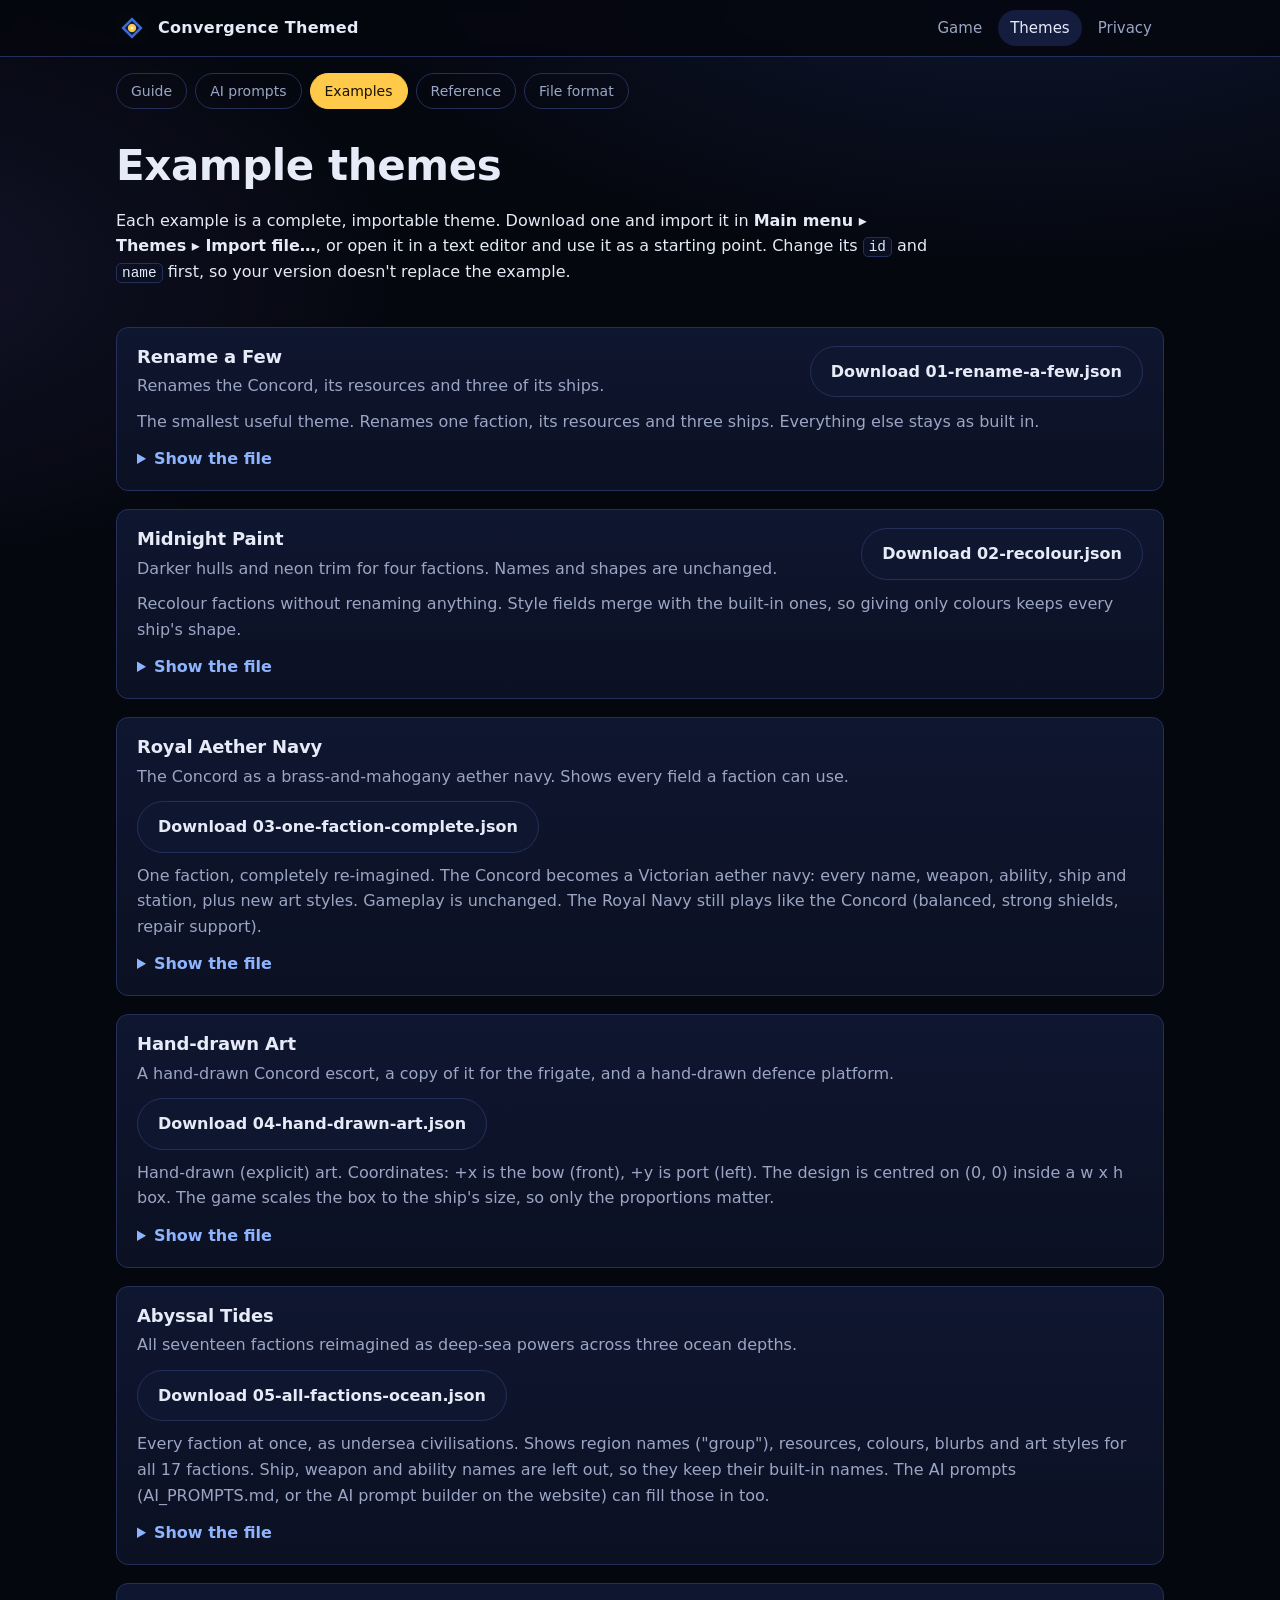
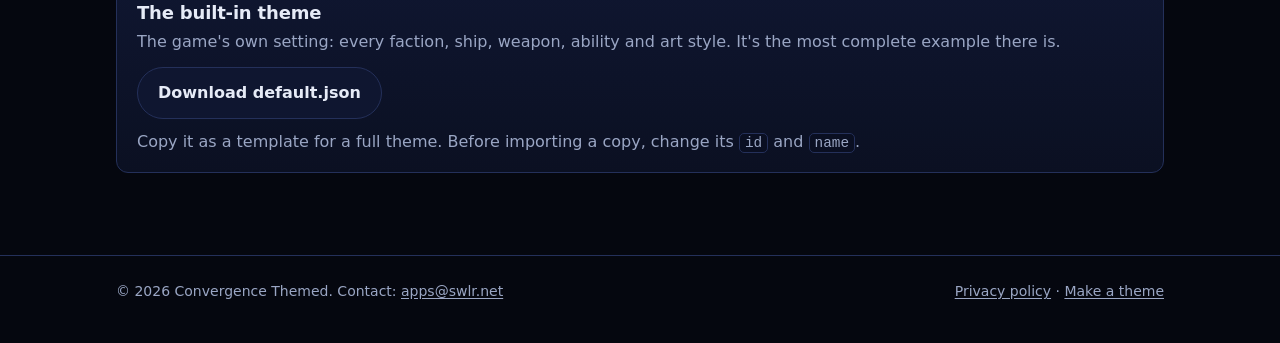
<file: themes/examples.html>
<!doctype html>
<html lang="en">
<head>
<meta charset="utf-8">
<meta name="viewport" content="width=device-width, initial-scale=1">
<title>Example themes · Convergence Themed</title>
<meta name="description" content="Ready-to-import example themes for Convergence Themed, from a few renames to all 17 factions.">
<meta property="og:title" content="Example themes · Convergence Themed">
<meta property="og:description" content="Ready-to-import example themes for Convergence Themed, from a few renames to all 17 factions.">
<meta property="og:type" content="website">
<meta property="og:url" content="https://esheesle.github.io/convergence-themes/themes/examples.html">
<meta property="og:image" content="https://esheesle.github.io/convergence-themes/assets/icon-512.png">
<meta name="theme-color" content="#05070f">
<link rel="icon" type="image/png" href="../assets/icon-512.png">
<link rel="stylesheet" href="../assets/site.css">
</head>
<body>
<a class="skip" href="#main">Skip to content</a>
<header class="site-header"><div class="inner">
  <a class="brand" href="../index.html"><img src="../assets/icon-512.png" alt="" width="32" height="32">Convergence Themed</a>
  <nav class="site-nav" aria-label="Main"><a href="../index.html">Game</a><a href="../themes/index.html" aria-current="page">Themes</a><a href="../privacy.html">Privacy</a></nav>
</div></header>
<main id="main">
<nav class="subnav" aria-label="Theme pages"><a href="index.html">Guide</a><a href="ai.html">AI prompts</a><a href="examples.html" aria-current="page">Examples</a><a href="reference.html">Reference</a><a href="format.html">File format</a></nav>

<div class="page-head prose">
<h1>Example themes</h1>
<p>Each example is a complete, importable theme. Download one and import it in <b>Main menu ▸ Themes ▸ Import file…</b>,
or open it in a text editor and use it as a starting point. Change its <code>id</code> and <code>name</code> first, so
your version doesn't replace the example.</p>
</div>

<article class="card example" id="example-01">
  <div class="meta">
    <div><h3>Rename a Few</h3>
    <p>Renames the Concord, its resources and three of its ships.</p></div>
    <a class="btn btn-ghost" href="../downloads/examples/01-rename-a-few.json" download>Download 01-rename-a-few.json</a>
  </div>
  <p class="muted" style="margin-top:10px">The smallest useful theme. Renames one faction, its resources and three ships. Everything else stays as built in.</p>
  <details><summary>Show the file</summary><pre><code class="language-json">// Example 1: the smallest useful theme.
// Renames one faction, its resources and three ships. Everything else stays as built in.
{
  &quot;format&quot;: &quot;convergence-theme&quot;,
  &quot;id&quot;: &quot;example-rename-a-few&quot;,
  &quot;name&quot;: &quot;Example: Rename a Few&quot;,
  &quot;author&quot;: &quot;Convergence Themed examples&quot;,
  &quot;description&quot;: &quot;Renames the Concord, its resources and three of its ships.&quot;,

  &quot;factions&quot;: {
    &quot;concord&quot;: {
      &quot;title&quot;: &quot;The Blue League&quot;,
      &quot;short&quot;: &quot;League&quot;,
      &quot;resourceA&quot;: &quot;Starglass&quot;,
      &quot;resourceB&quot;: &quot;Ironcore&quot;
    }
  },

  &quot;units&quot;: {
    // A plain string is just the ship&#x27;s name.
    &quot;concord_t1&quot;: &quot;Gnat&quot;,
    // An object can also change the description. {faction} becomes the faction&#x27;s short name.
    &quot;concord_t8&quot;: { &quot;name&quot;: &quot;Indomitable&quot;, &quot;desc&quot;: &quot;Flagship of the {faction}. There is only ever one.&quot; },
    &quot;concord_hq&quot;: { &quot;name&quot;: &quot;League Hall&quot; }
  }
}</code></pre></details>
</article>
<article class="card example" id="example-02">
  <div class="meta">
    <div><h3>Midnight Paint</h3>
    <p>Darker hulls and neon trim for four factions. Names and shapes are unchanged.</p></div>
    <a class="btn btn-ghost" href="../downloads/examples/02-recolour.json" download>Download 02-recolour.json</a>
  </div>
  <p class="muted" style="margin-top:10px">Recolour factions without renaming anything. Style fields merge with the built-in ones, so giving only colours keeps every ship&#x27;s shape.</p>
  <details><summary>Show the file</summary><pre><code class="language-json">// Example 2: recolour factions without renaming anything.
// Style fields merge with the built-in ones, so giving only colours keeps every ship&#x27;s shape.
{
  &quot;format&quot;: &quot;convergence-theme&quot;,
  &quot;id&quot;: &quot;example-midnight-paint&quot;,
  &quot;name&quot;: &quot;Example: Midnight Paint&quot;,
  &quot;author&quot;: &quot;Convergence Themed examples&quot;,
  &quot;description&quot;: &quot;Darker hulls and neon trim for four factions. Names and shapes are unchanged.&quot;,
  &quot;subtitle&quot;: &quot;Same war. Darker paint.&quot;,

  &quot;factions&quot;: {
    &quot;concord&quot;: {
      &quot;color&quot;: &quot;00E5FF&quot;,                     // shields, jump flashes and blast effects
      &quot;weapons&quot;: { &quot;beam1&quot;: { &quot;name&quot;: &quot;Lance Emitter&quot;, &quot;color&quot;: &quot;00E5FF&quot; } },
      &quot;shipStyle&quot;:    { &quot;hull&quot;: &quot;2A3140&quot;, &quot;panel&quot;: &quot;3A4458&quot;, &quot;dark&quot;: &quot;12161E&quot;, &quot;light&quot;: &quot;00E5FF&quot;, &quot;engine&quot;: &quot;00E5FF&quot;, &quot;glow&quot;: &quot;00E5FF&quot;, &quot;rim&quot;: &quot;5A6A88&quot; },
      &quot;stationStyle&quot;: { &quot;hull&quot;: &quot;2A3140&quot;, &quot;panel&quot;: &quot;3A4458&quot;, &quot;dark&quot;: &quot;12161E&quot;, &quot;light&quot;: &quot;00E5FF&quot;, &quot;glow&quot;: &quot;00E5FF&quot; }
    },
    &quot;vardek&quot;: {
      &quot;color&quot;: &quot;FF2E88&quot;,
      &quot;shipStyle&quot;:    { &quot;hull&quot;: &quot;2B2B30&quot;, &quot;panel&quot;: &quot;3C3C44&quot;, &quot;dark&quot;: &quot;141418&quot;, &quot;light&quot;: &quot;FF2E88&quot;, &quot;engine&quot;: &quot;FF2E88&quot;, &quot;glow&quot;: &quot;FF2E88&quot;, &quot;rim&quot;: &quot;6A6A78&quot; },
      &quot;stationStyle&quot;: { &quot;hull&quot;: &quot;2B2B30&quot;, &quot;panel&quot;: &quot;3C3C44&quot;, &quot;dark&quot;: &quot;141418&quot;, &quot;light&quot;: &quot;FF2E88&quot;, &quot;glow&quot;: &quot;FF2E88&quot; }
    },
    &quot;helios&quot;: {
      &quot;color&quot;: &quot;B4FF39&quot;,
      &quot;shipStyle&quot;:    { &quot;hull&quot;: &quot;30362A&quot;, &quot;panel&quot;: &quot;434B3A&quot;, &quot;dark&quot;: &quot;161A12&quot;, &quot;light&quot;: &quot;B4FF39&quot;, &quot;engine&quot;: &quot;B4FF39&quot;, &quot;glow&quot;: &quot;B4FF39&quot;, &quot;rim&quot;: &quot;6E7A5E&quot; }
    },
    &quot;seren&quot;: {
      &quot;color&quot;: &quot;FFB000&quot;,
      // Changing &quot;seed&quot; redraws the random details (greebles, window rows) without changing the style.
      &quot;shipStyle&quot;:    { &quot;hull&quot;: &quot;3A2E22&quot;, &quot;panel&quot;: &quot;54422E&quot;, &quot;dark&quot;: &quot;1C150F&quot;, &quot;light&quot;: &quot;FFD27A&quot;, &quot;engine&quot;: &quot;FFB000&quot;, &quot;glow&quot;: &quot;FFB000&quot;, &quot;seed&quot;: 4242 }
    }
  }
}</code></pre></details>
</article>
<article class="card example" id="example-03">
  <div class="meta">
    <div><h3>Royal Aether Navy</h3>
    <p>The Concord as a brass-and-mahogany aether navy. Shows every field a faction can use.</p></div>
    <a class="btn btn-ghost" href="../downloads/examples/03-one-faction-complete.json" download>Download 03-one-faction-complete.json</a>
  </div>
  <p class="muted" style="margin-top:10px">One faction, completely re-imagined. The Concord becomes a Victorian aether navy: every name, weapon, ability, ship and station, plus new art styles. Gameplay is unchanged. The Royal Navy still plays like the Concord (balanced, strong shields, repair support).</p>
  <details><summary>Show the file</summary><pre><code class="language-json">// Example 3: one faction, completely re-imagined.
// The Concord becomes a Victorian aether navy: every name, weapon, ability, ship and station, plus new art styles.
// Gameplay is unchanged. The Royal Navy still plays like the Concord (balanced, strong shields, repair support).
{
  &quot;format&quot;: &quot;convergence-theme&quot;,
  &quot;id&quot;: &quot;example-royal-aether-navy&quot;,
  &quot;name&quot;: &quot;Example: Royal Aether Navy&quot;,
  &quot;author&quot;: &quot;Convergence Themed examples&quot;,
  &quot;description&quot;: &quot;The Concord as a brass-and-mahogany aether navy. Shows every field a faction can use.&quot;,

  &quot;factions&quot;: {
    &quot;concord&quot;: {
      &quot;title&quot;: &quot;Royal Aether Navy&quot;,
      &quot;short&quot;: &quot;Navy&quot;,
      &quot;group&quot;: &quot;The Home Reaches&quot;,           // a new menu heading; only this faction is listed under it
      &quot;resourceA&quot;: &quot;Aether Crystal&quot;,
      &quot;resourceB&quot;: &quot;Brass&quot;,
      &quot;color&quot;: &quot;FFD27A&quot;,
      &quot;blurb&quot;: &quot;Balanced squadrons with stout wards, galvanic cannon and clockwork torpedoes. Superb dockyard crews keep the fleet patched up.&quot;,

      // Weapon keys come from the theme reference (THEME_REFERENCE). A name only, or { name, color } for the shot colour.
      &quot;weapons&quot;: {
        &quot;beam1&quot;: { &quot;name&quot;: &quot;Galvanic Projector&quot;, &quot;color&quot;: &quot;9FE8FF&quot; },
        &quot;beam2&quot;: &quot;Galvanic Battery&quot;,
        &quot;bolt1&quot;: { &quot;name&quot;: &quot;Aether Carronade&quot;, &quot;color&quot;: &quot;FFB347&quot; },
        &quot;torp1&quot;: { &quot;name&quot;: &quot;Clockwork Torpedo&quot;, &quot;color&quot;: &quot;FFD27A&quot; },
        &quot;torp2&quot;: &quot;Homing Torpedo&quot;,
        &quot;beam3&quot;: &quot;Heavy Projector&quot;,
        &quot;beam4&quot;: &quot;Broadside Projectors&quot;,
        &quot;beam5&quot;: &quot;Heavy Galvanic Battery&quot;,
        &quot;beam6&quot;: &quot;Admiralty Battery&quot;,
        &quot;beam7&quot;: &quot;Swivel Projector&quot;
      },

      // Ability descriptions are optional. Leave &quot;desc&quot; out and the game writes an accurate one.
      // {duration} and {count} are filled in with the real numbers.
      &quot;abilities&quot;: {
        &quot;sensor_pulse&quot;: { &quot;name&quot;: &quot;Lookout Flare&quot;, &quot;desc&quot;: &quot;Fires a flare that lights an area for {duration}s, revealing even veiled ships.&quot; },
        &quot;sensor_pulse2&quot;: &quot;Great Signal Lamp&quot;,
        &quot;cloak&quot;: { &quot;name&quot;: &quot;Fog Screen&quot;, &quot;desc&quot;: &quot;Hides the ship in aether fog. It cannot fire while hidden.&quot; },
        &quot;torpedo_barrage&quot;: { &quot;name&quot;: &quot;Full Spread&quot;, &quot;desc&quot;: &quot;Looses {count} torpedoes at once.&quot; },
        &quot;torpedo_barrage2&quot;: &quot;Admiralty Spread&quot;,
        &quot;repair_field&quot;: &quot;Damage Control Parties&quot;,
        &quot;repair_field2&quot;: &quot;Dockyard Crews&quot;,
        &quot;shield_boost&quot;: { &quot;name&quot;: &quot;Ward Overcharge&quot;, &quot;desc&quot;: &quot;Halves damage taken and recharges the wards quickly for {duration}s.&quot; },
        &quot;shield_boost2&quot;: &quot;Resonant Wards&quot;,
        &quot;tractor_beam&quot;: &quot;Grappling Lines&quot;
      },

      // Generated art: a long, narrow hull with sails-like fins, ribbed planking and brass colours.
      &quot;shipStyle&quot;: {
        &quot;form&quot;: &quot;NEEDLE&quot;, &quot;capitalForm&quot;: &quot;SPINDLE&quot;, &quot;wings&quot;: &quot;FINS&quot;, &quot;engines&quot;: &quot;BANK&quot;, &quot;plating&quot;: &quot;RIBS&quot;,
        &quot;pods&quot;: 1, &quot;width&quot;: 0.9, &quot;windows&quot;: true,
        &quot;hull&quot;: &quot;6B4226&quot;, &quot;panel&quot;: &quot;8A5A36&quot;, &quot;dark&quot;: &quot;3A2414&quot;, &quot;light&quot;: &quot;FFE6A8&quot;,
        &quot;engine&quot;: &quot;9FE8FF&quot;, &quot;glow&quot;: &quot;FFD27A&quot;, &quot;rim&quot;: &quot;C89B5A&quot;, &quot;seed&quot;: 1805
      },
      &quot;stationStyle&quot;: {
        &quot;shape&quot;: &quot;BLOCKY&quot;,
        &quot;hull&quot;: &quot;6B4226&quot;, &quot;panel&quot;: &quot;B08D57&quot;, &quot;dark&quot;: &quot;3A2414&quot;, &quot;light&quot;: &quot;FFE6A8&quot;, &quot;glow&quot;: &quot;FFD27A&quot;, &quot;seed&quot;: 1806
      }
    }
  },

  &quot;units&quot;: {
    &quot;concord_scout&quot;:       { &quot;name&quot;: &quot;Picket Cutter&quot;, &quot;desc&quot;: &quot;Fast cutter with a tall lookout mast.&quot; },
    &quot;concord_constructor&quot;: { &quot;name&quot;: &quot;Dockyard Tender&quot;, &quot;desc&quot;: &quot;Builds and repairs the Navy&#x27;s stations.&quot; },
    &quot;concord_freighter&quot;:   { &quot;name&quot;: &quot;Collier&quot;, &quot;desc&quot;: &quot;Harvests {resourceA} from crystal moons.&quot; },

    &quot;concord_t1&quot;:  { &quot;name&quot;: &quot;HMS Wren&quot;,       &quot;desc&quot;: &quot;Light sloop. Cheap and quick to build.&quot; },
    &quot;concord_t2&quot;:  { &quot;name&quot;: &quot;HMS Bulldog&quot;,    &quot;desc&quot;: &quot;Overgunned brig with carronades, clockwork torpedoes and an experimental fog screen.&quot; },
    &quot;concord_t2b&quot;: { &quot;name&quot;: &quot;HMS Swift&quot;,      &quot;desc&quot;: &quot;Fast frigate with a bow torpedo tube.&quot; },
    &quot;concord_t3&quot;:  {
      &quot;name&quot;: &quot;HMS Thunderer&quot;,
      &quot;desc&quot;: &quot;Torpedo ram, bristling with tubes.&quot;,
      // Per-ship overrides go by position in that ship&#x27;s weapon list. null keeps the faction-wide name.
      &quot;weapons&quot;: [ null, { &quot;name&quot;: &quot;Ram Torpedo Tube&quot;, &quot;color&quot;: &quot;FF7A3A&quot; } ]
    },
    &quot;concord_t4&quot;:  { &quot;name&quot;: &quot;HMS Discovery&quot;,  &quot;desc&quot;: &quot;Fast survey cruiser that carries damage control parties.&quot; },
    &quot;concord_t5&quot;:  { &quot;name&quot;: &quot;HMS Resolute&quot;,   &quot;desc&quot;: &quot;Sturdy, long-serving heavy cruiser.&quot; },
    &quot;concord_t6&quot;:  { &quot;name&quot;: &quot;HMS Endeavour&quot;,  &quot;desc&quot;: &quot;Survey cruiser whose great signal lamp sees through fog screens.&quot; },
    &quot;concord_t7&quot;:  { &quot;name&quot;: &quot;HMS Leviathan&quot;,  &quot;desc&quot;: &quot;Ship of the line with broadside projectors, grappling lines and dockyard crews.&quot; },
    &quot;concord_t8&quot;:  {
      &quot;name&quot;: &quot;HMS Sovereign&quot;,
      &quot;desc&quot;: &quot;Flagship of the {faction}. Clockwork torpedoes and the Admiralty&#x27;s finest batteries.&quot;,
      // Give the flagship a different silhouette from the rest of the fleet. Missing fields come from shipStyle.
      &quot;art&quot;: { &quot;generator&quot;: &quot;ship&quot;, &quot;form&quot;: &quot;HAMMER&quot;, &quot;wings&quot;: &quot;STRAIGHT&quot;, &quot;pods&quot;: 2, &quot;variant&quot;: 3 }
    },

    &quot;concord_hq&quot;:           { &quot;name&quot;: &quot;The Admiralty&quot; },
    &quot;concord_shipyard&quot;:     { &quot;name&quot;: &quot;Royal Dockyard&quot; },
    &quot;concord_research&quot;:     { &quot;name&quot;: &quot;Royal Society Observatory&quot; },
    &quot;concord_adv_shipyard&quot;: { &quot;name&quot;: &quot;Grand Dry Dock&quot; },
    &quot;concord_refinery&quot;:     { &quot;name&quot;: &quot;Aether Works&quot; },
    &quot;concord_mining&quot;:       { &quot;name&quot;: &quot;Brass Foundry&quot; },
    &quot;concord_defense&quot;:      { &quot;name&quot;: &quot;Harbour Battery&quot; },
    &quot;concord_sensor&quot;:       {
      &quot;name&quot;: &quot;Lighthouse&quot;,
      // A station can use a different generator shape from the faction&#x27;s stationStyle.
      &quot;art&quot;: { &quot;generator&quot;: &quot;station&quot;, &quot;shape&quot;: &quot;CRYSTAL&quot; }
    }
  }
}</code></pre></details>
</article>
<article class="card example" id="example-04">
  <div class="meta">
    <div><h3>Hand-drawn Art</h3>
    <p>A hand-drawn Concord escort, a copy of it for the frigate, and a hand-drawn defence platform.</p></div>
    <a class="btn btn-ghost" href="../downloads/examples/04-hand-drawn-art.json" download>Download 04-hand-drawn-art.json</a>
  </div>
  <p class="muted" style="margin-top:10px">Hand-drawn (explicit) art. Coordinates: +x is the bow (front), +y is port (left). The design is centred on (0, 0) inside a w x h box. The game scales the box to the ship&#x27;s size, so only the proportions matter.</p>
  <details><summary>Show the file</summary><pre><code class="language-json">// Example 4: hand-drawn (explicit) art.
// Coordinates: +x is the bow (front), +y is port (left). The design is centred on (0, 0) inside a w x h box.
// The game scales the box to the ship&#x27;s size, so only the proportions matter.
{
  &quot;format&quot;: &quot;convergence-theme&quot;,
  &quot;id&quot;: &quot;example-hand-drawn&quot;,
  &quot;name&quot;: &quot;Example: Hand-drawn Art&quot;,
  &quot;author&quot;: &quot;Convergence Themed examples&quot;,
  &quot;description&quot;: &quot;A hand-drawn Concord escort, a copy of it for the frigate, and a hand-drawn defence platform.&quot;,

  &quot;units&quot;: {
    &quot;concord_t1&quot;: {
      &quot;name&quot;: &quot;Arrowhead&quot;,
      &quot;art&quot;: {
        &quot;w&quot;: 100, &quot;h&quot;: 60,
        // Palette entries are used as &quot;$name&quot; below, so you can recolour the whole ship in one place.
        &quot;palette&quot;: { &quot;hull&quot;: &quot;CDD2DA&quot;, &quot;panel&quot;: &quot;8E99A8&quot;, &quot;dark&quot;: &quot;3C4450&quot;, &quot;glow&quot;: &quot;7FE0FF&quot; },
        &quot;rim&quot;: &quot;6A7584&quot;,
        &quot;parts&quot;: [
          // [shape, colour, shade, outline, ...numbers]. Parts are drawn in order, back to front.
          [&quot;rectM&quot;,   &quot;$dark&quot;,  0.3,  0.8, -50, 13, -20, 23],                        // engine nacelles (mirrored)
          [&quot;polyM&quot;,   &quot;$panel&quot;, 0.35, 0.8, 5, 9, -28, 27, -40, 27, -30, 9],          // swept wings (mirrored)
          [&quot;poly&quot;,    &quot;$hull&quot;,  0.45, 0.8, 50, 0, 12, 11, -40, 14, -48, 7, -48, -7, -40, -14, 12, -11],  // main hull
          [&quot;ellipse&quot;, &quot;$glow&quot;,  0.6,  0.4, 22, 0, 9, 4, 0],                          // cockpit canopy
          [&quot;lineM&quot;,   &quot;$panel&quot;, 0.8, -36, 5, 8, 5],                                  // panel lines
          [&quot;windows&quot;, &quot;FFF1BF&quot;, -30, 0, 6, 0, 5, 2.5],                               // a row of 5 windows, 2.5 units wide
          [&quot;glowM&quot;,   &quot;$glow&quot;, -51, 18, 7]                                           // soft engine light
        ],
        // Accent parts are tinted with the player&#x27;s team colour. Every ship needs at least one.
        &quot;accent&quot;: [
          [&quot;polyM&quot;, &quot;FFFFFF&quot;, 0.2, 0, -8, 10, -27, 24, -33, 24, -16, 10]
        ],
        // [colour, x, y, radius, pulse (1 = flickers)]
        &quot;engines&quot;: [
          [&quot;$glow&quot;, -51, 18, 4, 1],
          [&quot;$glow&quot;, -51, -18, 4, 1],
          [&quot;$glow&quot;, -49, 0, 5, 1]
        ]
      }
    },

    // Reuse another unit&#x27;s art. The frigate is drawn exactly like the Arrowhead.
    &quot;concord_t2b&quot;: { &quot;name&quot;: &quot;Arrowhead Mk II&quot;, &quot;art&quot;: { &quot;copy&quot;: &quot;concord_t1&quot; } },

    &quot;concord_defense&quot;: {
      &quot;name&quot;: &quot;Hex Battery&quot;,
      &quot;art&quot;: {
        &quot;w&quot;: 70, &quot;h&quot;: 70,
        &quot;palette&quot;: { &quot;hull&quot;: &quot;B8C0CC&quot;, &quot;dark&quot;: &quot;4A5260&quot;, &quot;glow&quot;: &quot;7FE0FF&quot; },
        &quot;parts&quot;: [
          [&quot;ngon&quot;,   &quot;$dark&quot;, 0.3, 1.0, 0, 0, 34, 6, 0],      // outer hexagon
          [&quot;ngon&quot;,   &quot;$hull&quot;, 0.5, 0.8, 0, 0, 27, 6, 30],     // inner hexagon, rotated 30 degrees
          [&quot;rectM&quot;,  &quot;$dark&quot;, 0.3, 0.6, 6, 16, 30, 22],       // gun barrels (mirrored)
          [&quot;rect&quot;,   &quot;$dark&quot;, 0.3, 0.6, 10, -3, 38, 3],       // centre gun barrel
          [&quot;circle&quot;, &quot;$hull&quot;, 0.6, 0.8, 0, 0, 12],            // turret dome
          [&quot;glow&quot;,   &quot;$glow&quot;, 0, 0, 10]
        ],
        &quot;accent&quot;: [ [&quot;ring&quot;, &quot;FFFFFF&quot;, 3, 0, 0, 20, 20] ]
      }
    }
  }
}</code></pre></details>
</article>
<article class="card example" id="example-05">
  <div class="meta">
    <div><h3>Abyssal Tides</h3>
    <p>All seventeen factions reimagined as deep-sea powers across three ocean depths.</p></div>
    <a class="btn btn-ghost" href="../downloads/examples/05-all-factions-ocean.json" download>Download 05-all-factions-ocean.json</a>
  </div>
  <p class="muted" style="margin-top:10px">Every faction at once, as undersea civilisations. Shows region names (&quot;group&quot;), resources, colours, blurbs and art styles for all 17 factions. Ship, weapon and ability names are left out, so they keep their built-in names. The AI prompts (AI_PROMPTS.md, or the AI prompt builder on the website) can fill those in too.</p>
  <details><summary>Show the file</summary><pre><code class="language-json">// Example 5: every faction at once, as undersea civilisations.
// Shows region names (&quot;group&quot;), resources, colours, blurbs and art styles for all 17 factions.
// Ship, weapon and ability names are left out, so they keep their built-in names.
// The AI prompts (AI_PROMPTS.md, or the AI prompt builder on the website) can fill those in too.
{
  &quot;format&quot;: &quot;convergence-theme&quot;,
  &quot;id&quot;: &quot;example-abyssal-tides&quot;,
  &quot;name&quot;: &quot;Example: Abyssal Tides&quot;,
  &quot;author&quot;: &quot;Convergence Themed examples&quot;,
  &quot;description&quot;: &quot;All seventeen factions reimagined as deep-sea powers across three ocean depths.&quot;,
  &quot;subtitle&quot;: &quot;Seventeen fleets. Three depths. One tide.&quot;,

  &quot;factions&quot;: {
    // --- Region 1 -----------------------------------------------------------------------------------
    &quot;concord&quot;:   { &quot;title&quot;: &quot;Coral Accord&quot;, &quot;short&quot;: &quot;Accord&quot;, &quot;group&quot;: &quot;The Sunlit Shelf&quot;, &quot;resourceA&quot;: &quot;Pearl&quot;, &quot;resourceB&quot;: &quot;Coralite&quot;, &quot;color&quot;: &quot;5FE0D0&quot;,
                   &quot;blurb&quot;: &quot;Balanced reef fleets with strong bubble wards, current lances and homing darts. Excellent field repairs.&quot;,
                   &quot;shipStyle&quot;: { &quot;form&quot;: &quot;MANTA&quot;, &quot;organic&quot;: true, &quot;plating&quot;: &quot;RIBS&quot;, &quot;hull&quot;: &quot;E8D8C4&quot;, &quot;panel&quot;: &quot;D2B89A&quot;, &quot;dark&quot;: &quot;6E5A48&quot;, &quot;light&quot;: &quot;FFFFFF&quot;, &quot;engine&quot;: &quot;5FE0D0&quot;, &quot;glow&quot;: &quot;5FE0D0&quot; },
                   &quot;stationStyle&quot;: { &quot;shape&quot;: &quot;ORGANIC&quot;, &quot;hull&quot;: &quot;E8D8C4&quot;, &quot;panel&quot;: &quot;F08A7A&quot;, &quot;dark&quot;: &quot;6E5A48&quot;, &quot;glow&quot;: &quot;5FE0D0&quot; } },
    &quot;accretion&quot;: { &quot;title&quot;: &quot;The Barnacle Mass&quot;, &quot;short&quot;: &quot;Mass&quot;, &quot;group&quot;: &quot;The Sunlit Shelf&quot;, &quot;resourceA&quot;: &quot;Pearl&quot;, &quot;resourceB&quot;: &quot;Wreck Iron&quot;, &quot;color&quot;: &quot;C8A060&quot;,
                   &quot;blurb&quot;: &quot;A crusted colony that grows over what it defeats. Slow, massive and self-healing, with grinding beams and the power to absorb crippled ships.&quot;,
                   &quot;shipStyle&quot;: { &quot;hull&quot;: &quot;5C5448&quot;, &quot;panel&quot;: &quot;7A6E5C&quot;, &quot;dark&quot;: &quot;2A2620&quot;, &quot;glow&quot;: &quot;C8A060&quot; } },
    &quot;shroud&quot;:    { &quot;title&quot;: &quot;Ink Dominion&quot;, &quot;short&quot;: &quot;Ink&quot;, &quot;group&quot;: &quot;The Sunlit Shelf&quot;, &quot;resourceA&quot;: &quot;Pearl&quot;, &quot;resourceB&quot;: &quot;Blackshell&quot;, &quot;color&quot;: &quot;9A70FF&quot;,
                   &quot;blurb&quot;: &quot;Almost every ship can hide in an ink cloud. Venom torpedoes, keen-sensed scouts and a flagship whose toxin bloom kills whole crews.&quot;,
                   &quot;shipStyle&quot;: { &quot;organic&quot;: true, &quot;hull&quot;: &quot;2E2448&quot;, &quot;panel&quot;: &quot;48386E&quot;, &quot;dark&quot;: &quot;140F22&quot;, &quot;glow&quot;: &quot;B090FF&quot; } },
    &quot;vardek&quot;:    { &quot;title&quot;: &quot;Shark Clans&quot;, &quot;short&quot;: &quot;Sharks&quot;, &quot;group&quot;: &quot;The Sunlit Shelf&quot;, &quot;resourceA&quot;: &quot;Pearl&quot;, &quot;resourceB&quot;: &quot;Blackshell&quot;, &quot;color&quot;: &quot;FF5A4A&quot;,
                   &quot;blurb&quot;: &quot;Aggressive, tough and cheap. Hidden raiders, heavy jaws and boarding swarms.&quot;,
                   &quot;shipStyle&quot;: { &quot;form&quot;: &quot;BLADE&quot;, &quot;wings&quot;: &quot;FINS&quot;, &quot;hull&quot;: &quot;6A7480&quot;, &quot;panel&quot;: &quot;8A949E&quot;, &quot;dark&quot;: &quot;30363C&quot; } },
    &quot;saurak&quot;:    { &quot;title&quot;: &quot;Crab Throne&quot;, &quot;short&quot;: &quot;Crabs&quot;, &quot;group&quot;: &quot;The Sunlit Shelf&quot;, &quot;resourceA&quot;: &quot;Pearl&quot;, &quot;resourceB&quot;: &quot;Blackshell&quot;, &quot;color&quot;: &quot;FF8A3A&quot;,
                   &quot;blurb&quot;: &quot;Heavily armoured, slow brawlers with acid spitters and vicious boarding parties.&quot;,
                   &quot;shipStyle&quot;: { &quot;hull&quot;: &quot;A0482E&quot;, &quot;panel&quot;: &quot;C2603C&quot;, &quot;dark&quot;: &quot;4E2216&quot;, &quot;glow&quot;: &quot;FFB060&quot; } },

    // --- Region 2 -----------------------------------------------------------------------------------
    &quot;helios&quot;:    { &quot;title&quot;: &quot;Diving Bell Compact&quot;, &quot;short&quot;: &quot;Divers&quot;, &quot;group&quot;: &quot;The Twilight Zone&quot;, &quot;resourceA&quot;: &quot;Ambergris&quot;, &quot;resourceB&quot;: &quot;Cobalt Nodule&quot;, &quot;color&quot;: &quot;FFD060&quot;,
                   &quot;blurb&quot;: &quot;Brass harpoon guns, depth charges and minisub wings, upgraded with salvaged shields and blast charges. Pressure jumps.&quot;,
                   &quot;shipStyle&quot;: { &quot;hull&quot;: &quot;B08D57&quot;, &quot;panel&quot;: &quot;C8A46A&quot;, &quot;dark&quot;: &quot;4A3A22&quot;, &quot;light&quot;: &quot;FFE6A8&quot; } },
    &quot;luminar&quot;:   { &quot;title&quot;: &quot;Lantern Choir&quot;, &quot;short&quot;: &quot;Lanterns&quot;, &quot;group&quot;: &quot;The Twilight Zone&quot;, &quot;resourceA&quot;: &quot;Ambergris&quot;, &quot;resourceB&quot;: &quot;Cobalt Nodule&quot;, &quot;color&quot;: &quot;A0F0FF&quot;,
                   &quot;blurb&quot;: &quot;Expensive but superb: radiant shields and swarms of homing glow-darts. A drifting cathedral as a flagship.&quot;,
                   &quot;shipStyle&quot;: { &quot;core&quot;: true, &quot;hull&quot;: &quot;C8E8F0&quot;, &quot;panel&quot;: &quot;A0CCD8&quot;, &quot;dark&quot;: &quot;406070&quot;, &quot;glow&quot;: &quot;A0F0FF&quot; } },
    &quot;gloam&quot;:     { &quot;title&quot;: &quot;Siphon Brood&quot;, &quot;short&quot;: &quot;Brood&quot;, &quot;group&quot;: &quot;The Twilight Zone&quot;, &quot;resourceA&quot;: &quot;Ambergris&quot;, &quot;resourceB&quot;: &quot;Cobalt Nodule&quot;, &quot;color&quot;: &quot;70FF90&quot;,
                   &quot;blurb&quot;: &quot;Gelatinous, unshielded and regenerating. Larva swarms, stinging tendrils that steal crews, and colossal brood-bells.&quot;,
                   &quot;shipStyle&quot;: { &quot;hull&quot;: &quot;2E5A3E&quot;, &quot;panel&quot;: &quot;3E7A54&quot;, &quot;dark&quot;: &quot;14281C&quot;, &quot;glow&quot;: &quot;70FF90&quot; } },
    &quot;satrapy&quot;:   { &quot;title&quot;: &quot;Nautilus Satrapy&quot;, &quot;short&quot;: &quot;Nautilus&quot;, &quot;group&quot;: &quot;The Twilight Zone&quot;, &quot;resourceA&quot;: &quot;Ambergris&quot;, &quot;resourceB&quot;: &quot;Cobalt Nodule&quot;, &quot;color&quot;: &quot;FFB0D0&quot;,
                   &quot;blurb&quot;: &quot;Cheap minisub wings, strong shell wards, spiral cannons and elite boarders. Shell-galleons launch fighters.&quot;,
                   &quot;shipStyle&quot;: { &quot;hull&quot;: &quot;E8C8B0&quot;, &quot;panel&quot;: &quot;D09880&quot;, &quot;dark&quot;: &quot;6A4434&quot; } },
    &quot;myriad&quot;:    { &quot;title&quot;: &quot;Krill Myriad&quot;, &quot;short&quot;: &quot;Krill&quot;, &quot;group&quot;: &quot;The Twilight Zone&quot;, &quot;resourceA&quot;: &quot;Ambergris&quot;, &quot;resourceB&quot;: &quot;Cobalt Nodule&quot;, &quot;color&quot;: &quot;FF7090&quot;,
                   &quot;blurb&quot;: &quot;Cheap, fast and self-repairing. Ships spawn more krill swarms and infest enemy vessels.&quot;,
                   &quot;shipStyle&quot;: { &quot;hull&quot;: &quot;C05068&quot;, &quot;panel&quot;: &quot;E07088&quot;, &quot;dark&quot;: &quot;5A2030&quot; } },

    // --- Region 3 -----------------------------------------------------------------------------------
    &quot;seren&quot;:     { &quot;title&quot;: &quot;Glass Sponge Concord&quot;, &quot;short&quot;: &quot;Sponges&quot;, &quot;group&quot;: &quot;The Abyss&quot;, &quot;resourceA&quot;: &quot;Vent Crystal&quot;, &quot;resourceB&quot;: &quot;Bone Ore&quot;, &quot;color&quot;: &quot;C0FFF0&quot;,
                   &quot;blurb&quot;: &quot;Elegant silica warships with silt veils that hide them from targeting, and devastating prism lances.&quot;,
                   &quot;shipStyle&quot;: { &quot;hull&quot;: &quot;D8F0EC&quot;, &quot;panel&quot;: &quot;B0D8D0&quot;, &quot;dark&quot;: &quot;507068&quot; } },
    &quot;coalition&quot;: { &quot;title&quot;: &quot;Trench Coalition&quot;, &quot;short&quot;: &quot;Trench&quot;, &quot;group&quot;: &quot;The Abyss&quot;, &quot;resourceA&quot;: &quot;Vent Crystal&quot;, &quot;resourceB&quot;: &quot;Bone Ore&quot;, &quot;color&quot;: &quot;90B0FF&quot;,
                   &quot;blurb&quot;: &quot;Rugged, cheap subs with flak screens, pulse cannons, torpedoes and minisub wings. Big ships open current gates.&quot;,
                   &quot;shipStyle&quot;: { &quot;hull&quot;: &quot;4A5A6E&quot;, &quot;panel&quot;: &quot;607288&quot;, &quot;dark&quot;: &quot;222A34&quot; } },
    &quot;starwatch&quot;: { &quot;title&quot;: &quot;Abyss Wardens&quot;, &quot;short&quot;: &quot;Wardens&quot;, &quot;group&quot;: &quot;The Abyss&quot;, &quot;resourceA&quot;: &quot;Vent Crystal&quot;, &quot;resourceB&quot;: &quot;Bone Ore&quot;, &quot;color&quot;: &quot;60D0FF&quot;,
                   &quot;blurb&quot;: &quot;Fast warden fleets built from sunken elder technology: adaptive armour and their own current gates.&quot;,
                   &quot;shipStyle&quot;: { &quot;hull&quot;: &quot;3A6880&quot;, &quot;panel&quot;: &quot;4E86A2&quot;, &quot;dark&quot;: &quot;1A303C&quot; } },
    &quot;lumen&quot;:     { &quot;title&quot;: &quot;The Leviathans&quot;, &quot;short&quot;: &quot;Leviathans&quot;, &quot;group&quot;: &quot;The Abyss&quot;, &quot;resourceA&quot;: &quot;Vent Crystal&quot;, &quot;resourceB&quot;: &quot;Bone Ore&quot;, &quot;color&quot;: &quot;FFFFFF&quot;,
                   &quot;blurb&quot;: &quot;The oldest and most powerful: living giants with arc lances, regeneration and the world-ender. Very expensive.&quot;,
                   &quot;shipStyle&quot;: { &quot;organic&quot;: true, &quot;hull&quot;: &quot;506070&quot;, &quot;panel&quot;: &quot;6A7C8E&quot;, &quot;dark&quot;: &quot;202830&quot;, &quot;glow&quot;: &quot;E0F8FF&quot; } },
    &quot;thornkin&quot;:  { &quot;title&quot;: &quot;Anglerfolk&quot;, &quot;short&quot;: &quot;Anglers&quot;, &quot;group&quot;: &quot;The Abyss&quot;, &quot;resourceA&quot;: &quot;Vent Crystal&quot;, &quot;resourceB&quot;: &quot;Biolume&quot;, &quot;color&quot;: &quot;FF4A5A&quot;,
                   &quot;blurb&quot;: &quot;No shields, but enormous living hulls that regenerate. Rending lures, phasing and current gates.&quot;,
                   &quot;shipStyle&quot;: { &quot;hull&quot;: &quot;3A1E24&quot;, &quot;panel&quot;: &quot;5A2A34&quot;, &quot;dark&quot;: &quot;1A0C10&quot;, &quot;glow&quot;: &quot;FF4A5A&quot; } },
    &quot;corvane&quot;:   { &quot;title&quot;: &quot;Kelp Court&quot;, &quot;short&quot;: &quot;Kelp&quot;, &quot;group&quot;: &quot;The Abyss&quot;, &quot;resourceA&quot;: &quot;Vent Crystal&quot;, &quot;resourceB&quot;: &quot;Bone Ore&quot;, &quot;color&quot;: &quot;40E080&quot;,
                   &quot;blurb&quot;: &quot;Ornate jade-and-silver warships, seahorse fighter swarms, ion cannons and pressure bombardment.&quot;,
                   &quot;shipStyle&quot;: { &quot;hull&quot;: &quot;2E6A4A&quot;, &quot;panel&quot;: &quot;C8D0D8&quot;, &quot;dark&quot;: &quot;143020&quot; } },
    &quot;kharast&quot;:   { &quot;title&quot;: &quot;Eel Horde&quot;, &quot;short&quot;: &quot;Eels&quot;, &quot;group&quot;: &quot;The Abyss&quot;, &quot;resourceA&quot;: &quot;Vent Crystal&quot;, &quot;resourceB&quot;: &quot;Bone Ore&quot;, &quot;color&quot;: &quot;FFE040&quot;,
                   &quot;blurb&quot;: &quot;Tough, cheap and brutal: heavy shock cannons, jellymines, brute fighters and assault troops.&quot;,
                   &quot;shipStyle&quot;: { &quot;form&quot;: &quot;NEEDLE&quot;, &quot;hull&quot;: &quot;3E4A2A&quot;, &quot;panel&quot;: &quot;566438&quot;, &quot;dark&quot;: &quot;1C2212&quot;, &quot;glow&quot;: &quot;FFE040&quot; } }
  }
}</code></pre></details>
</article>
<article class="card example" id="built-in">
  <div class="meta">
    <div><h3>The built-in theme</h3>
    <p>The game's own setting: every faction, ship, weapon, ability and art style. It's the most complete example there is.</p></div>
    <a class="btn btn-ghost" href="../downloads/default.json" download>Download default.json</a>
  </div>
  <p class="muted" style="margin-top:10px">Copy it as a template for a full theme. Before importing a copy, change its
  <code>id</code> and <code>name</code>.</p>
</article>

</main>
<footer class="site-footer"><div class="inner">
  <span>© 2026 Convergence Themed. Contact: <a href="mailto:apps@swlr.net">apps@swlr.net</a></span>
  <span><a href="../privacy.html">Privacy policy</a> · <a href="../themes/index.html">Make a theme</a></span>
</div></footer>
<script src="../assets/site.js"></script>
</body>
</html>
</file>
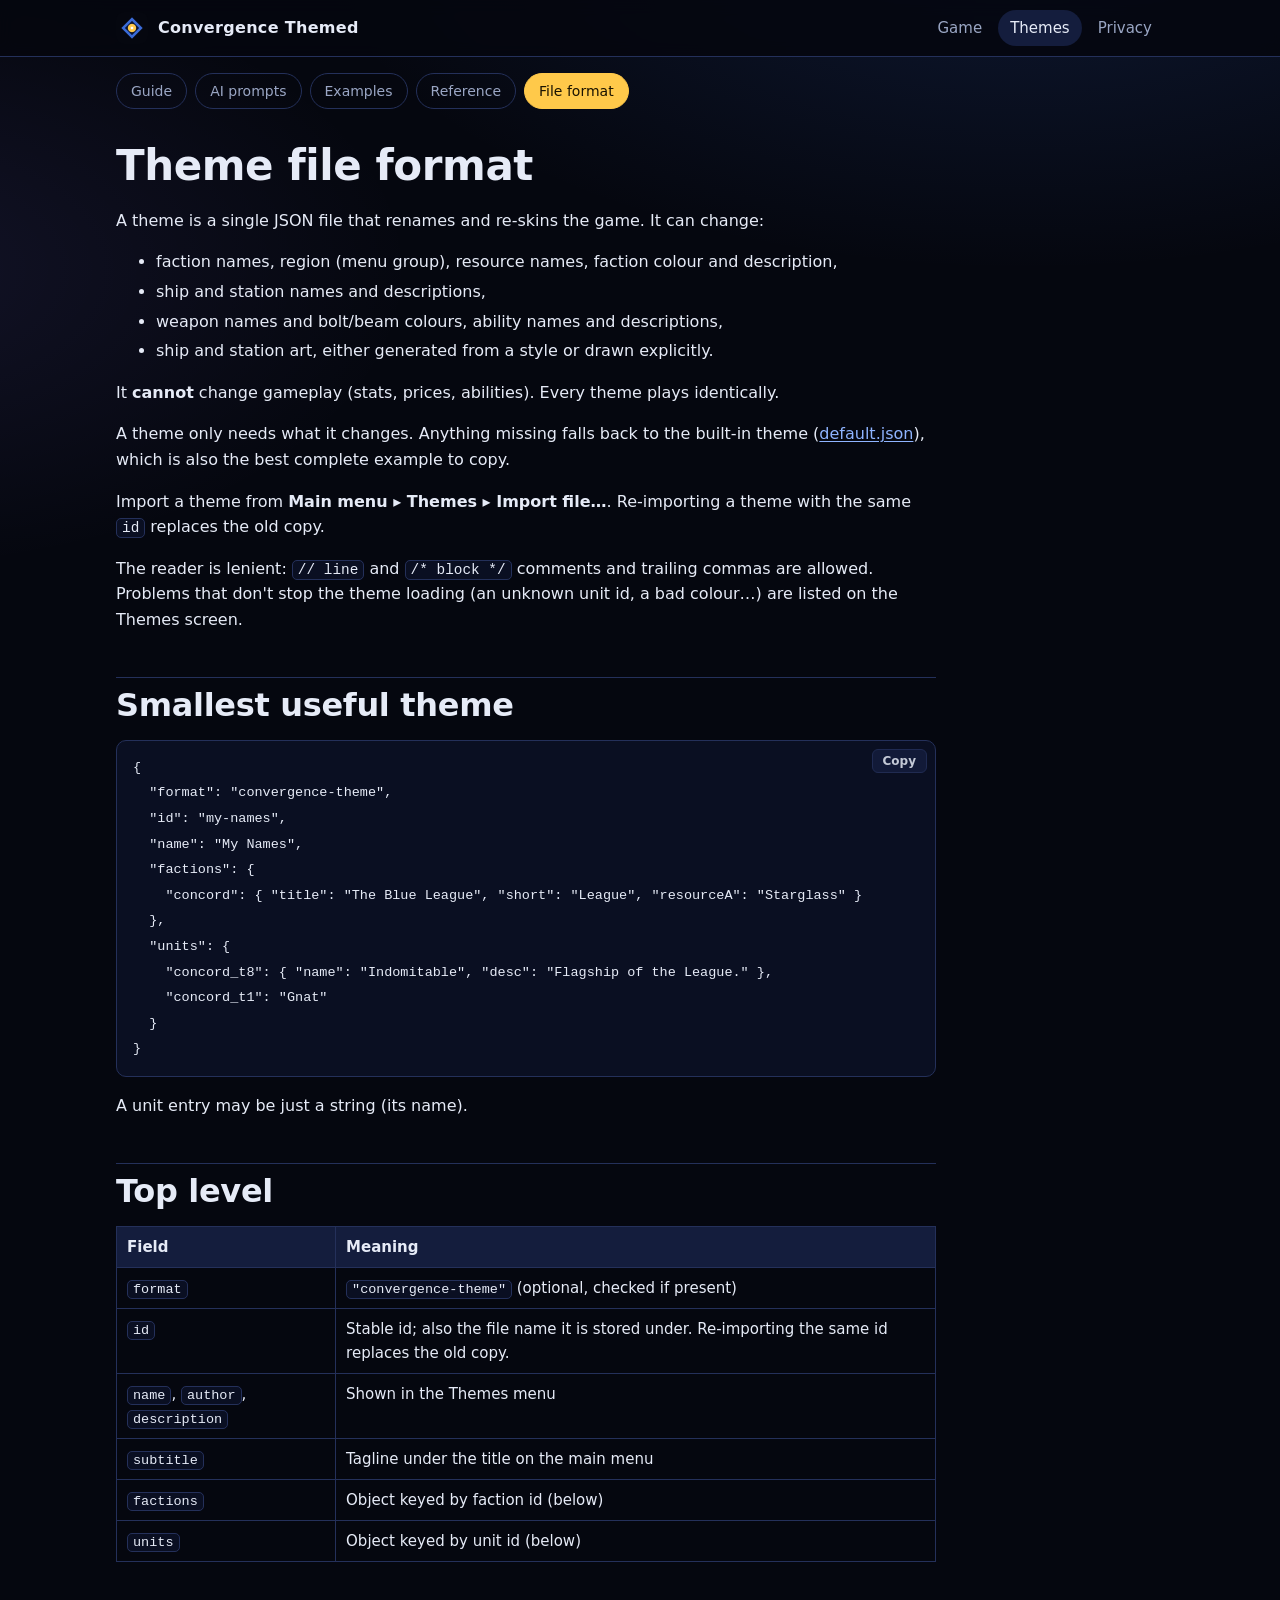
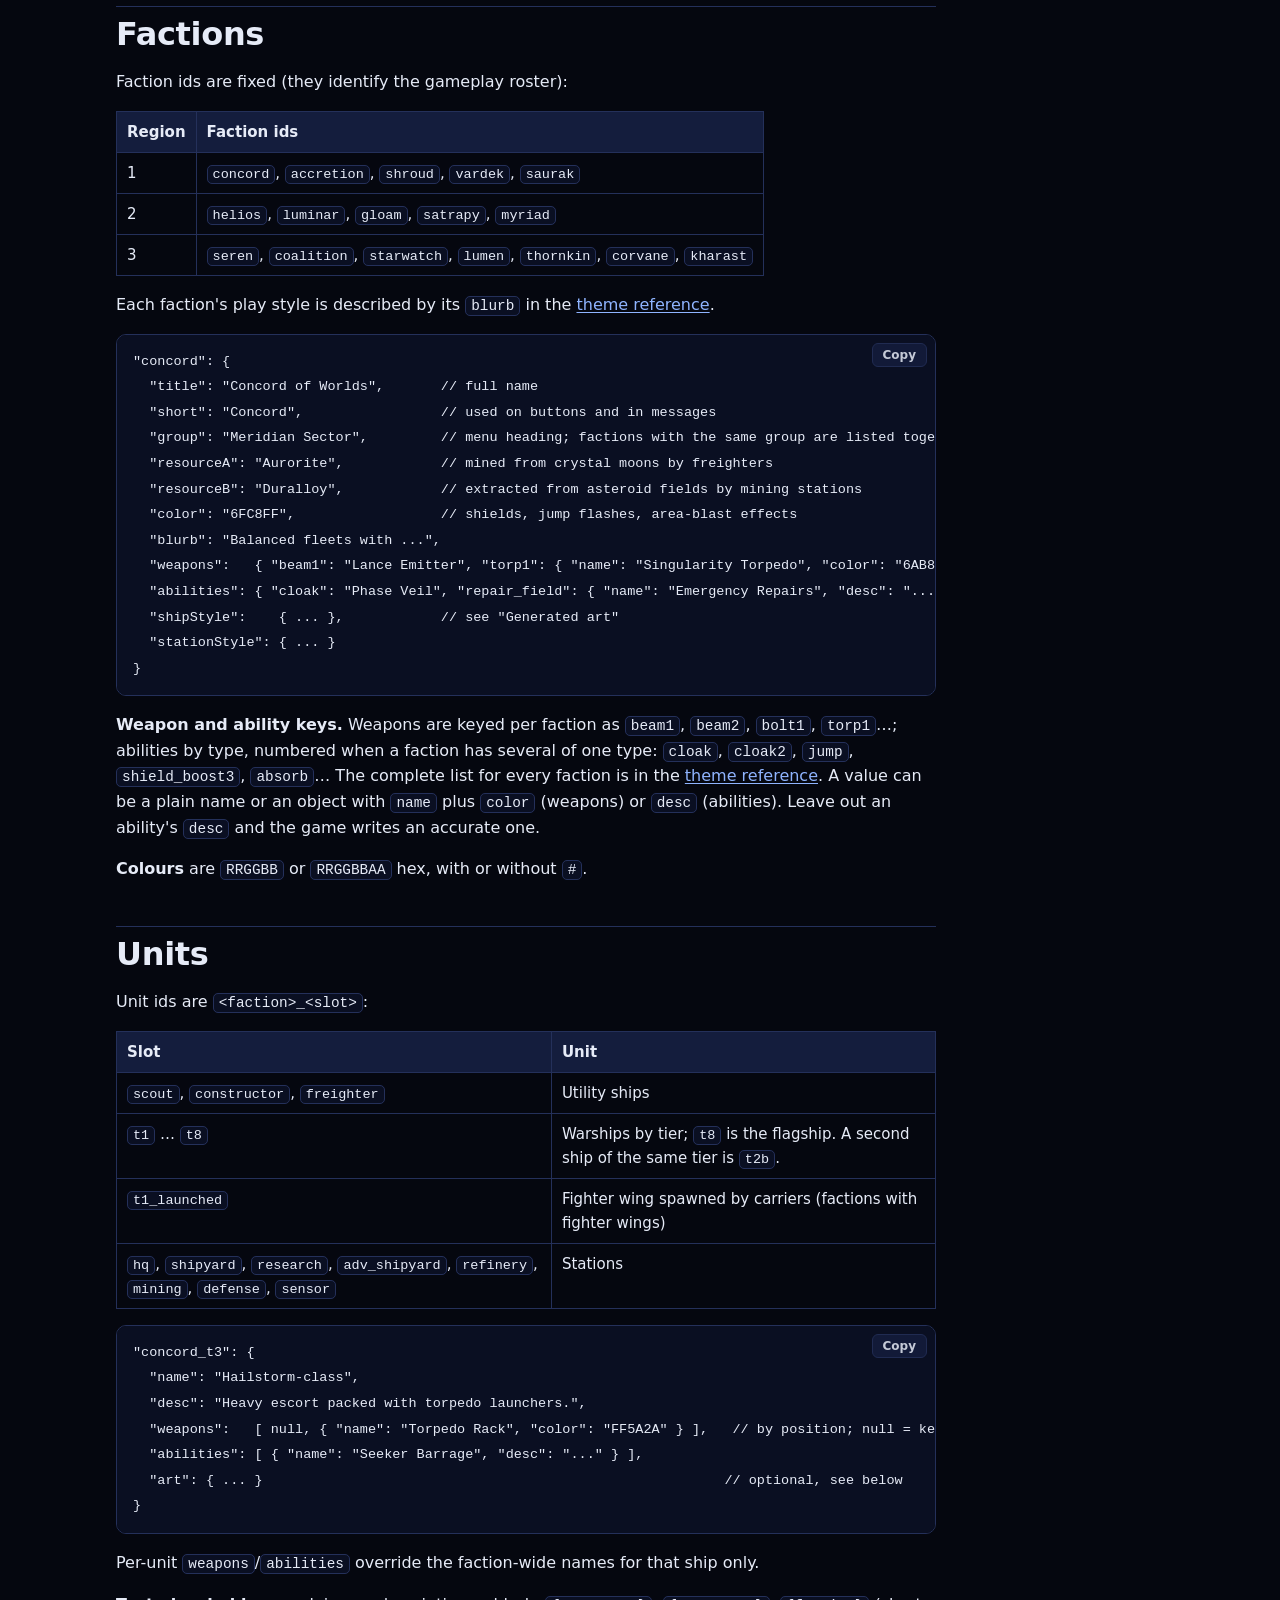
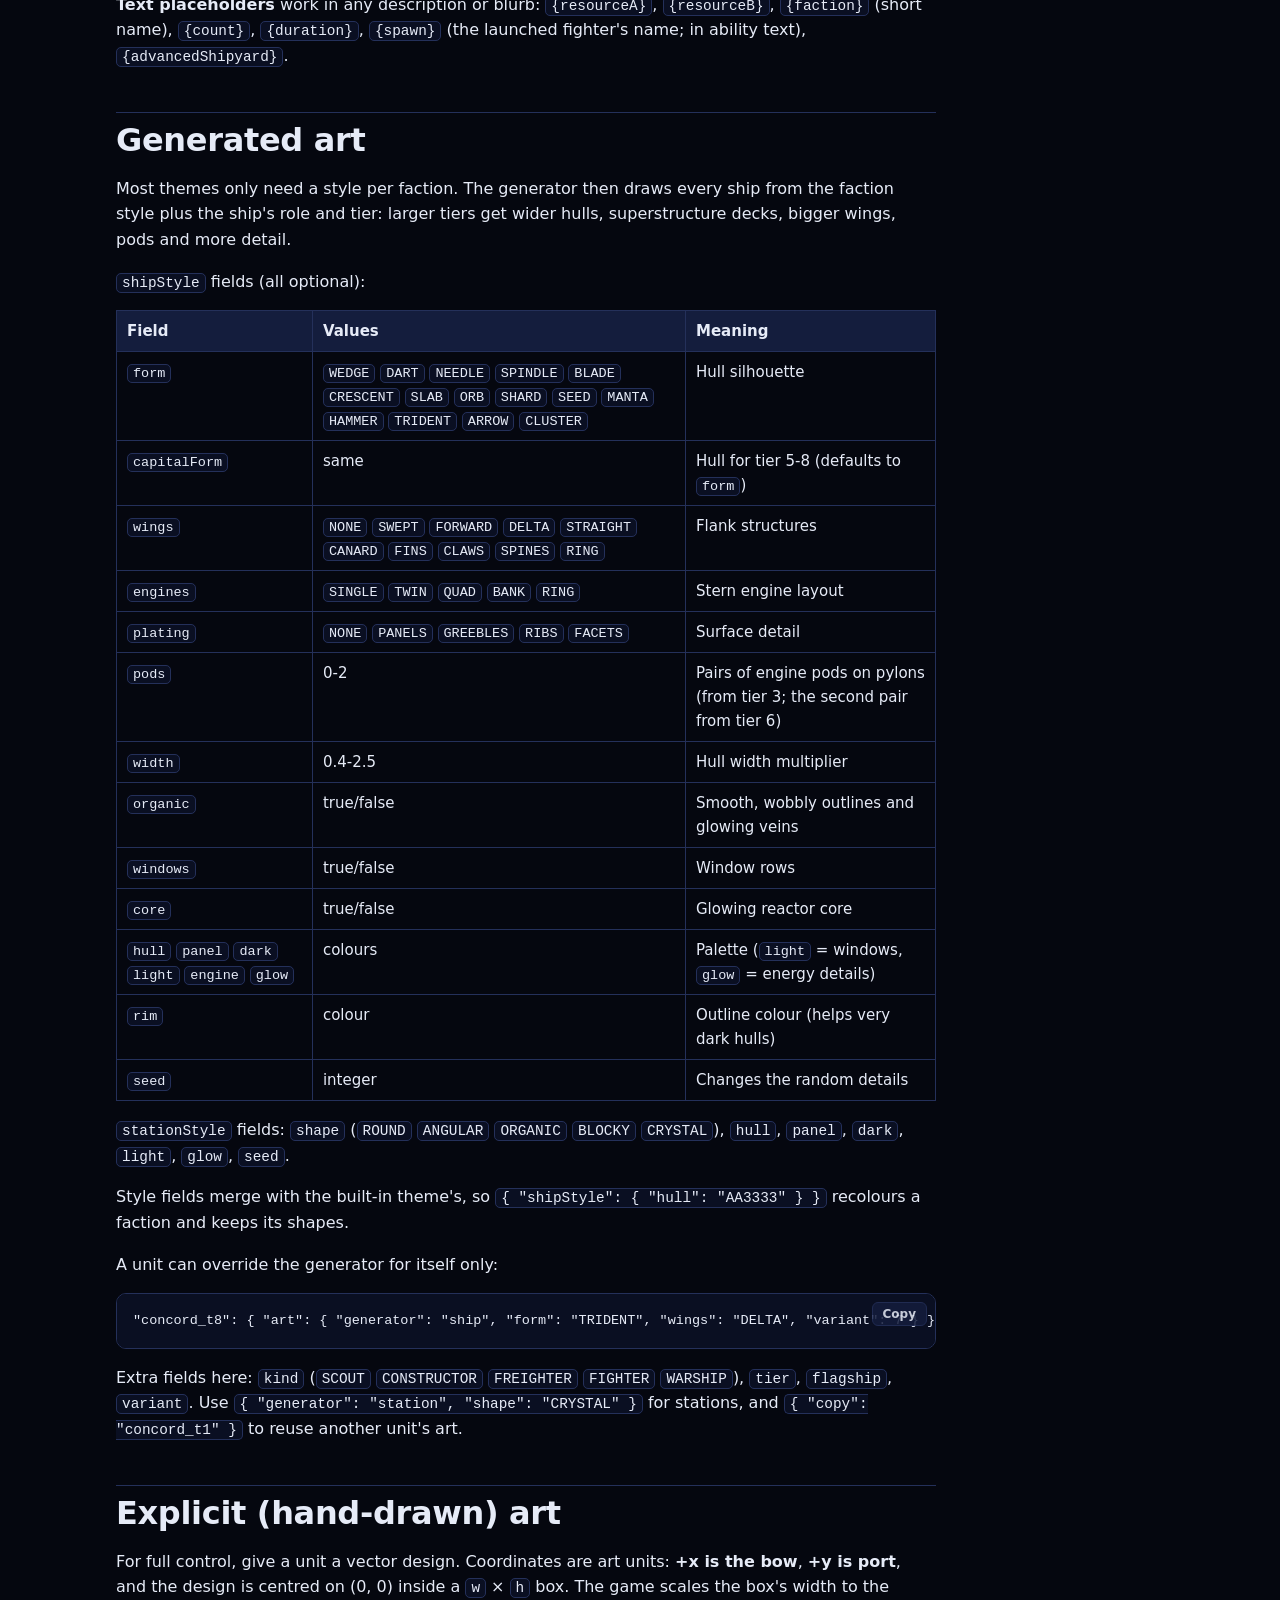
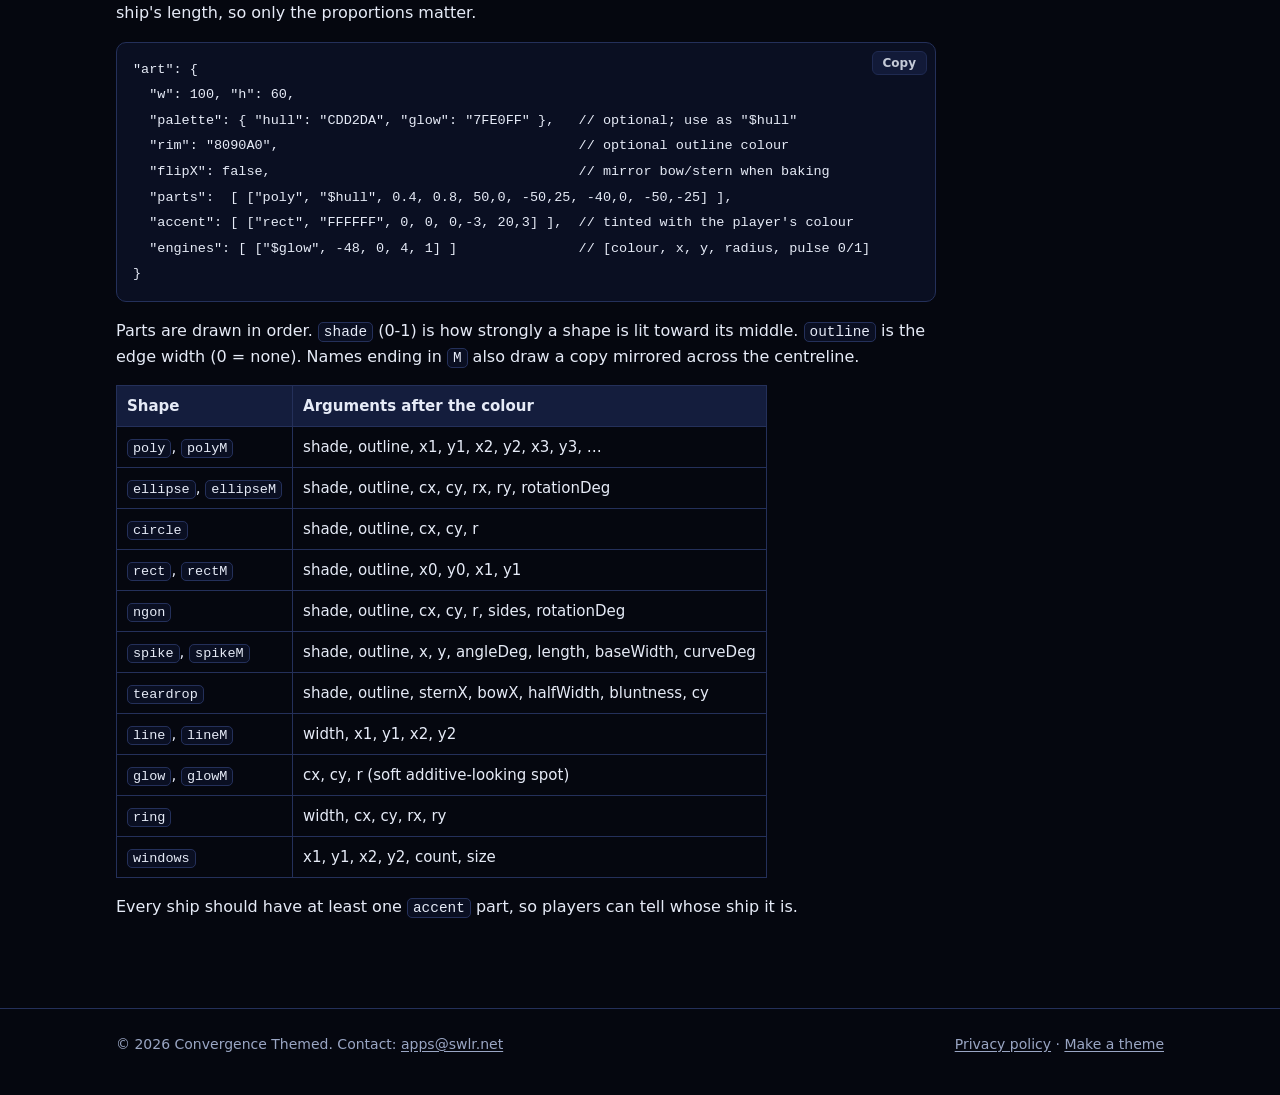
<file: themes/format.html>
<!doctype html>
<html lang="en">
<head>
<meta charset="utf-8">
<meta name="viewport" content="width=device-width, initial-scale=1">
<title>Theme file format · Convergence Themed</title>
<meta name="description" content="The complete Convergence Themed theme file format: factions, units, generated art and hand-drawn art.">
<meta property="og:title" content="Theme file format · Convergence Themed">
<meta property="og:description" content="The complete Convergence Themed theme file format: factions, units, generated art and hand-drawn art.">
<meta property="og:type" content="website">
<meta property="og:url" content="https://esheesle.github.io/convergence-themes/themes/format.html">
<meta property="og:image" content="https://esheesle.github.io/convergence-themes/assets/icon-512.png">
<meta name="theme-color" content="#05070f">
<link rel="icon" type="image/png" href="../assets/icon-512.png">
<link rel="stylesheet" href="../assets/site.css">
</head>
<body>
<a class="skip" href="#main">Skip to content</a>
<header class="site-header"><div class="inner">
  <a class="brand" href="../index.html"><img src="../assets/icon-512.png" alt="" width="32" height="32">Convergence Themed</a>
  <nav class="site-nav" aria-label="Main"><a href="../index.html">Game</a><a href="../themes/index.html" aria-current="page">Themes</a><a href="../privacy.html">Privacy</a></nav>
</div></header>
<main id="main">
<nav class="subnav" aria-label="Theme pages"><a href="index.html">Guide</a><a href="ai.html">AI prompts</a><a href="examples.html">Examples</a><a href="reference.html">Reference</a><a href="format.html" aria-current="page">File format</a></nav>
<div class="prose page-head"><h1 id="theme-file-format">Theme file format</h1>
<p>A theme is a single JSON file that renames and re-skins the game. It can change:</p>
<ul>
<li>faction names, region (menu group), resource names, faction colour and description,</li>
<li>ship and station names and descriptions,</li>
<li>weapon names and bolt/beam colours, ability names and descriptions,</li>
<li>ship and station art, either generated from a style or drawn explicitly.</li>
</ul>
<p>It <strong>cannot</strong> change gameplay (stats, prices, abilities). Every theme plays identically.</p>
<p>A theme only needs what it changes. Anything missing falls back to the built-in theme
(<a href="../downloads/default.json">default.json</a>), which is also the best complete example to copy.</p>
<p>Import a theme from <strong>Main menu ▸ Themes ▸ Import file…</strong>. Re-importing a theme with the same <code>id</code> replaces the old copy.</p>
<p>The reader is lenient: <code>// line</code> and <code>/* block */</code> comments and trailing commas are allowed. Problems that don't stop
the theme loading (an unknown unit id, a bad colour…) are listed on the Themes screen.</p>
<h2 id="smallest-useful-theme">Smallest useful theme</h2>
<pre><code class="language-json">{
  &quot;format&quot;: &quot;convergence-theme&quot;,
  &quot;id&quot;: &quot;my-names&quot;,
  &quot;name&quot;: &quot;My Names&quot;,
  &quot;factions&quot;: {
    &quot;concord&quot;: { &quot;title&quot;: &quot;The Blue League&quot;, &quot;short&quot;: &quot;League&quot;, &quot;resourceA&quot;: &quot;Starglass&quot; }
  },
  &quot;units&quot;: {
    &quot;concord_t8&quot;: { &quot;name&quot;: &quot;Indomitable&quot;, &quot;desc&quot;: &quot;Flagship of the League.&quot; },
    &quot;concord_t1&quot;: &quot;Gnat&quot;
  }
}
</code></pre>
<p>A unit entry may be just a string (its name).</p>
<h2 id="top-level">Top level</h2>
<table>
<thead>
<tr>
<th>Field</th>
<th>Meaning</th>
</tr>
</thead>
<tbody>
<tr>
<td><code>format</code></td>
<td><code>"convergence-theme"</code> (optional, checked if present)</td>
</tr>
<tr>
<td><code>id</code></td>
<td>Stable id; also the file name it is stored under. Re-importing the same id replaces the old copy.</td>
</tr>
<tr>
<td><code>name</code>, <code>author</code>, <code>description</code></td>
<td>Shown in the Themes menu</td>
</tr>
<tr>
<td><code>subtitle</code></td>
<td>Tagline under the title on the main menu</td>
</tr>
<tr>
<td><code>factions</code></td>
<td>Object keyed by faction id (below)</td>
</tr>
<tr>
<td><code>units</code></td>
<td>Object keyed by unit id (below)</td>
</tr>
</tbody>
</table>
<h2 id="factions">Factions</h2>
<p>Faction ids are fixed (they identify the gameplay roster):</p>
<table>
<thead>
<tr>
<th>Region</th>
<th>Faction ids</th>
</tr>
</thead>
<tbody>
<tr>
<td>1</td>
<td><code>concord</code>, <code>accretion</code>, <code>shroud</code>, <code>vardek</code>, <code>saurak</code></td>
</tr>
<tr>
<td>2</td>
<td><code>helios</code>, <code>luminar</code>, <code>gloam</code>, <code>satrapy</code>, <code>myriad</code></td>
</tr>
<tr>
<td>3</td>
<td><code>seren</code>, <code>coalition</code>, <code>starwatch</code>, <code>lumen</code>, <code>thornkin</code>, <code>corvane</code>, <code>kharast</code></td>
</tr>
</tbody>
</table>
<p>Each faction's play style is described by its <code>blurb</code> in the <a href="reference.html">theme reference</a>.</p>
<pre><code class="language-jsonc">&quot;concord&quot;: {
  &quot;title&quot;: &quot;Concord of Worlds&quot;,       // full name
  &quot;short&quot;: &quot;Concord&quot;,                 // used on buttons and in messages
  &quot;group&quot;: &quot;Meridian Sector&quot;,         // menu heading; factions with the same group are listed together
  &quot;resourceA&quot;: &quot;Aurorite&quot;,            // mined from crystal moons by freighters
  &quot;resourceB&quot;: &quot;Duralloy&quot;,            // extracted from asteroid fields by mining stations
  &quot;color&quot;: &quot;6FC8FF&quot;,                  // shields, jump flashes, area-blast effects
  &quot;blurb&quot;: &quot;Balanced fleets with ...&quot;,
  &quot;weapons&quot;:   { &quot;beam1&quot;: &quot;Lance Emitter&quot;, &quot;torp1&quot;: { &quot;name&quot;: &quot;Singularity Torpedo&quot;, &quot;color&quot;: &quot;6AB8FF&quot; } },
  &quot;abilities&quot;: { &quot;cloak&quot;: &quot;Phase Veil&quot;, &quot;repair_field&quot;: { &quot;name&quot;: &quot;Emergency Repairs&quot;, &quot;desc&quot;: &quot;...&quot; } },
  &quot;shipStyle&quot;:    { ... },            // see &quot;Generated art&quot;
  &quot;stationStyle&quot;: { ... }
}
</code></pre>
<p><strong>Weapon and ability keys.</strong> Weapons are keyed per faction as <code>beam1</code>, <code>beam2</code>, <code>bolt1</code>, <code>torp1</code>…; abilities by
type, numbered when a faction has several of one type: <code>cloak</code>, <code>cloak2</code>, <code>jump</code>, <code>shield_boost3</code>, <code>absorb</code>… The
complete list for every faction is in the <a href="reference.html">theme reference</a>. A value can be a plain name or an object with <code>name</code>
plus <code>color</code> (weapons) or <code>desc</code> (abilities). Leave out an ability's <code>desc</code> and the game writes an accurate one.</p>
<p><strong>Colours</strong> are <code>RRGGBB</code> or <code>RRGGBBAA</code> hex, with or without <code>#</code>.</p>
<h2 id="units">Units</h2>
<p>Unit ids are <code>&lt;faction&gt;_&lt;slot&gt;</code>:</p>
<table>
<thead>
<tr>
<th>Slot</th>
<th>Unit</th>
</tr>
</thead>
<tbody>
<tr>
<td><code>scout</code>, <code>constructor</code>, <code>freighter</code></td>
<td>Utility ships</td>
</tr>
<tr>
<td><code>t1</code> … <code>t8</code></td>
<td>Warships by tier; <code>t8</code> is the flagship. A second ship of the same tier is <code>t2b</code>.</td>
</tr>
<tr>
<td><code>t1_launched</code></td>
<td>Fighter wing spawned by carriers (factions with fighter wings)</td>
</tr>
<tr>
<td><code>hq</code>, <code>shipyard</code>, <code>research</code>, <code>adv_shipyard</code>, <code>refinery</code>, <code>mining</code>, <code>defense</code>, <code>sensor</code></td>
<td>Stations</td>
</tr>
</tbody>
</table>
<pre><code class="language-jsonc">&quot;concord_t3&quot;: {
  &quot;name&quot;: &quot;Hailstorm-class&quot;,
  &quot;desc&quot;: &quot;Heavy escort packed with torpedo launchers.&quot;,
  &quot;weapons&quot;:   [ null, { &quot;name&quot;: &quot;Torpedo Rack&quot;, &quot;color&quot;: &quot;FF5A2A&quot; } ],   // by position; null = keep
  &quot;abilities&quot;: [ { &quot;name&quot;: &quot;Seeker Barrage&quot;, &quot;desc&quot;: &quot;...&quot; } ],
  &quot;art&quot;: { ... }                                                         // optional, see below
}
</code></pre>
<p>Per-unit <code>weapons</code>/<code>abilities</code> override the faction-wide names for that ship only.</p>
<p><strong>Text placeholders</strong> work in any description or blurb: <code>{resourceA}</code>, <code>{resourceB}</code>, <code>{faction}</code> (short name),
<code>{count}</code>, <code>{duration}</code>, <code>{spawn}</code> (the launched fighter's name; in ability text), <code>{advancedShipyard}</code>.</p>
<h2 id="generated-art">Generated art</h2>
<p>Most themes only need a style per faction. The generator then draws every ship from the faction style plus the
ship's role and tier: larger tiers get wider hulls, superstructure decks, bigger wings, pods and more detail.</p>
<p><code>shipStyle</code> fields (all optional):</p>
<table>
<thead>
<tr>
<th>Field</th>
<th>Values</th>
<th>Meaning</th>
</tr>
</thead>
<tbody>
<tr>
<td><code>form</code></td>
<td><code>WEDGE</code> <code>DART</code> <code>NEEDLE</code> <code>SPINDLE</code> <code>BLADE</code> <code>CRESCENT</code> <code>SLAB</code> <code>ORB</code> <code>SHARD</code> <code>SEED</code> <code>MANTA</code> <code>HAMMER</code> <code>TRIDENT</code> <code>ARROW</code> <code>CLUSTER</code></td>
<td>Hull silhouette</td>
</tr>
<tr>
<td><code>capitalForm</code></td>
<td>same</td>
<td>Hull for tier 5-8 (defaults to <code>form</code>)</td>
</tr>
<tr>
<td><code>wings</code></td>
<td><code>NONE</code> <code>SWEPT</code> <code>FORWARD</code> <code>DELTA</code> <code>STRAIGHT</code> <code>CANARD</code> <code>FINS</code> <code>CLAWS</code> <code>SPINES</code> <code>RING</code></td>
<td>Flank structures</td>
</tr>
<tr>
<td><code>engines</code></td>
<td><code>SINGLE</code> <code>TWIN</code> <code>QUAD</code> <code>BANK</code> <code>RING</code></td>
<td>Stern engine layout</td>
</tr>
<tr>
<td><code>plating</code></td>
<td><code>NONE</code> <code>PANELS</code> <code>GREEBLES</code> <code>RIBS</code> <code>FACETS</code></td>
<td>Surface detail</td>
</tr>
<tr>
<td><code>pods</code></td>
<td>0-2</td>
<td>Pairs of engine pods on pylons (from tier 3; the second pair from tier 6)</td>
</tr>
<tr>
<td><code>width</code></td>
<td>0.4-2.5</td>
<td>Hull width multiplier</td>
</tr>
<tr>
<td><code>organic</code></td>
<td>true/false</td>
<td>Smooth, wobbly outlines and glowing veins</td>
</tr>
<tr>
<td><code>windows</code></td>
<td>true/false</td>
<td>Window rows</td>
</tr>
<tr>
<td><code>core</code></td>
<td>true/false</td>
<td>Glowing reactor core</td>
</tr>
<tr>
<td><code>hull</code> <code>panel</code> <code>dark</code> <code>light</code> <code>engine</code> <code>glow</code></td>
<td>colours</td>
<td>Palette (<code>light</code> = windows, <code>glow</code> = energy details)</td>
</tr>
<tr>
<td><code>rim</code></td>
<td>colour</td>
<td>Outline colour (helps very dark hulls)</td>
</tr>
<tr>
<td><code>seed</code></td>
<td>integer</td>
<td>Changes the random details</td>
</tr>
</tbody>
</table>
<p><code>stationStyle</code> fields: <code>shape</code> (<code>ROUND</code> <code>ANGULAR</code> <code>ORGANIC</code> <code>BLOCKY</code> <code>CRYSTAL</code>), <code>hull</code>, <code>panel</code>, <code>dark</code>, <code>light</code>,
<code>glow</code>, <code>seed</code>.</p>
<p>Style fields merge with the built-in theme's, so <code>{ "shipStyle": { "hull": "AA3333" } }</code> recolours a faction and keeps
its shapes.</p>
<p>A unit can override the generator for itself only:</p>
<pre><code class="language-json">&quot;concord_t8&quot;: { &quot;art&quot;: { &quot;generator&quot;: &quot;ship&quot;, &quot;form&quot;: &quot;TRIDENT&quot;, &quot;wings&quot;: &quot;DELTA&quot;, &quot;variant&quot;: 7 } }
</code></pre>
<p>Extra fields here: <code>kind</code> (<code>SCOUT</code> <code>CONSTRUCTOR</code> <code>FREIGHTER</code> <code>FIGHTER</code> <code>WARSHIP</code>), <code>tier</code>, <code>flagship</code>, <code>variant</code>.
Use <code>{ "generator": "station", "shape": "CRYSTAL" }</code> for stations, and <code>{ "copy": "concord_t1" }</code> to reuse
another unit's art.</p>
<h2 id="explicit-hand-drawn-art">Explicit (hand-drawn) art</h2>
<p>For full control, give a unit a vector design. Coordinates are art units: <strong>+x is the bow</strong>, <strong>+y is port</strong>, and the
design is centred on (0, 0) inside a <code>w</code> × <code>h</code> box. The game scales the box's width to the ship's length, so only the
proportions matter.</p>
<pre><code class="language-jsonc">&quot;art&quot;: {
  &quot;w&quot;: 100, &quot;h&quot;: 60,
  &quot;palette&quot;: { &quot;hull&quot;: &quot;CDD2DA&quot;, &quot;glow&quot;: &quot;7FE0FF&quot; },   // optional; use as &quot;$hull&quot;
  &quot;rim&quot;: &quot;8090A0&quot;,                                     // optional outline colour
  &quot;flipX&quot;: false,                                      // mirror bow/stern when baking
  &quot;parts&quot;:  [ [&quot;poly&quot;, &quot;$hull&quot;, 0.4, 0.8, 50,0, -50,25, -40,0, -50,-25] ],
  &quot;accent&quot;: [ [&quot;rect&quot;, &quot;FFFFFF&quot;, 0, 0, 0,-3, 20,3] ],  // tinted with the player's colour
  &quot;engines&quot;: [ [&quot;$glow&quot;, -48, 0, 4, 1] ]               // [colour, x, y, radius, pulse 0/1]
}
</code></pre>
<p>Parts are drawn in order. <code>shade</code> (0-1) is how strongly a shape is lit toward its middle. <code>outline</code> is the edge
width (0 = none). Names ending in <code>M</code> also draw a copy mirrored across the centreline.</p>
<table>
<thead>
<tr>
<th>Shape</th>
<th>Arguments after the colour</th>
</tr>
</thead>
<tbody>
<tr>
<td><code>poly</code>, <code>polyM</code></td>
<td>shade, outline, x1, y1, x2, y2, x3, y3, …</td>
</tr>
<tr>
<td><code>ellipse</code>, <code>ellipseM</code></td>
<td>shade, outline, cx, cy, rx, ry, rotationDeg</td>
</tr>
<tr>
<td><code>circle</code></td>
<td>shade, outline, cx, cy, r</td>
</tr>
<tr>
<td><code>rect</code>, <code>rectM</code></td>
<td>shade, outline, x0, y0, x1, y1</td>
</tr>
<tr>
<td><code>ngon</code></td>
<td>shade, outline, cx, cy, r, sides, rotationDeg</td>
</tr>
<tr>
<td><code>spike</code>, <code>spikeM</code></td>
<td>shade, outline, x, y, angleDeg, length, baseWidth, curveDeg</td>
</tr>
<tr>
<td><code>teardrop</code></td>
<td>shade, outline, sternX, bowX, halfWidth, bluntness, cy</td>
</tr>
<tr>
<td><code>line</code>, <code>lineM</code></td>
<td>width, x1, y1, x2, y2</td>
</tr>
<tr>
<td><code>glow</code>, <code>glowM</code></td>
<td>cx, cy, r (soft additive-looking spot)</td>
</tr>
<tr>
<td><code>ring</code></td>
<td>width, cx, cy, rx, ry</td>
</tr>
<tr>
<td><code>windows</code></td>
<td>x1, y1, x2, y2, count, size</td>
</tr>
</tbody>
</table>
<p>Every ship should have at least one <code>accent</code> part, so players can tell whose ship it is.</p></div>
</main>
<footer class="site-footer"><div class="inner">
  <span>© 2026 Convergence Themed. Contact: <a href="mailto:apps@swlr.net">apps@swlr.net</a></span>
  <span><a href="../privacy.html">Privacy policy</a> · <a href="../themes/index.html">Make a theme</a></span>
</div></footer>
<script src="../assets/site.js"></script>
</body>
</html>
</file>
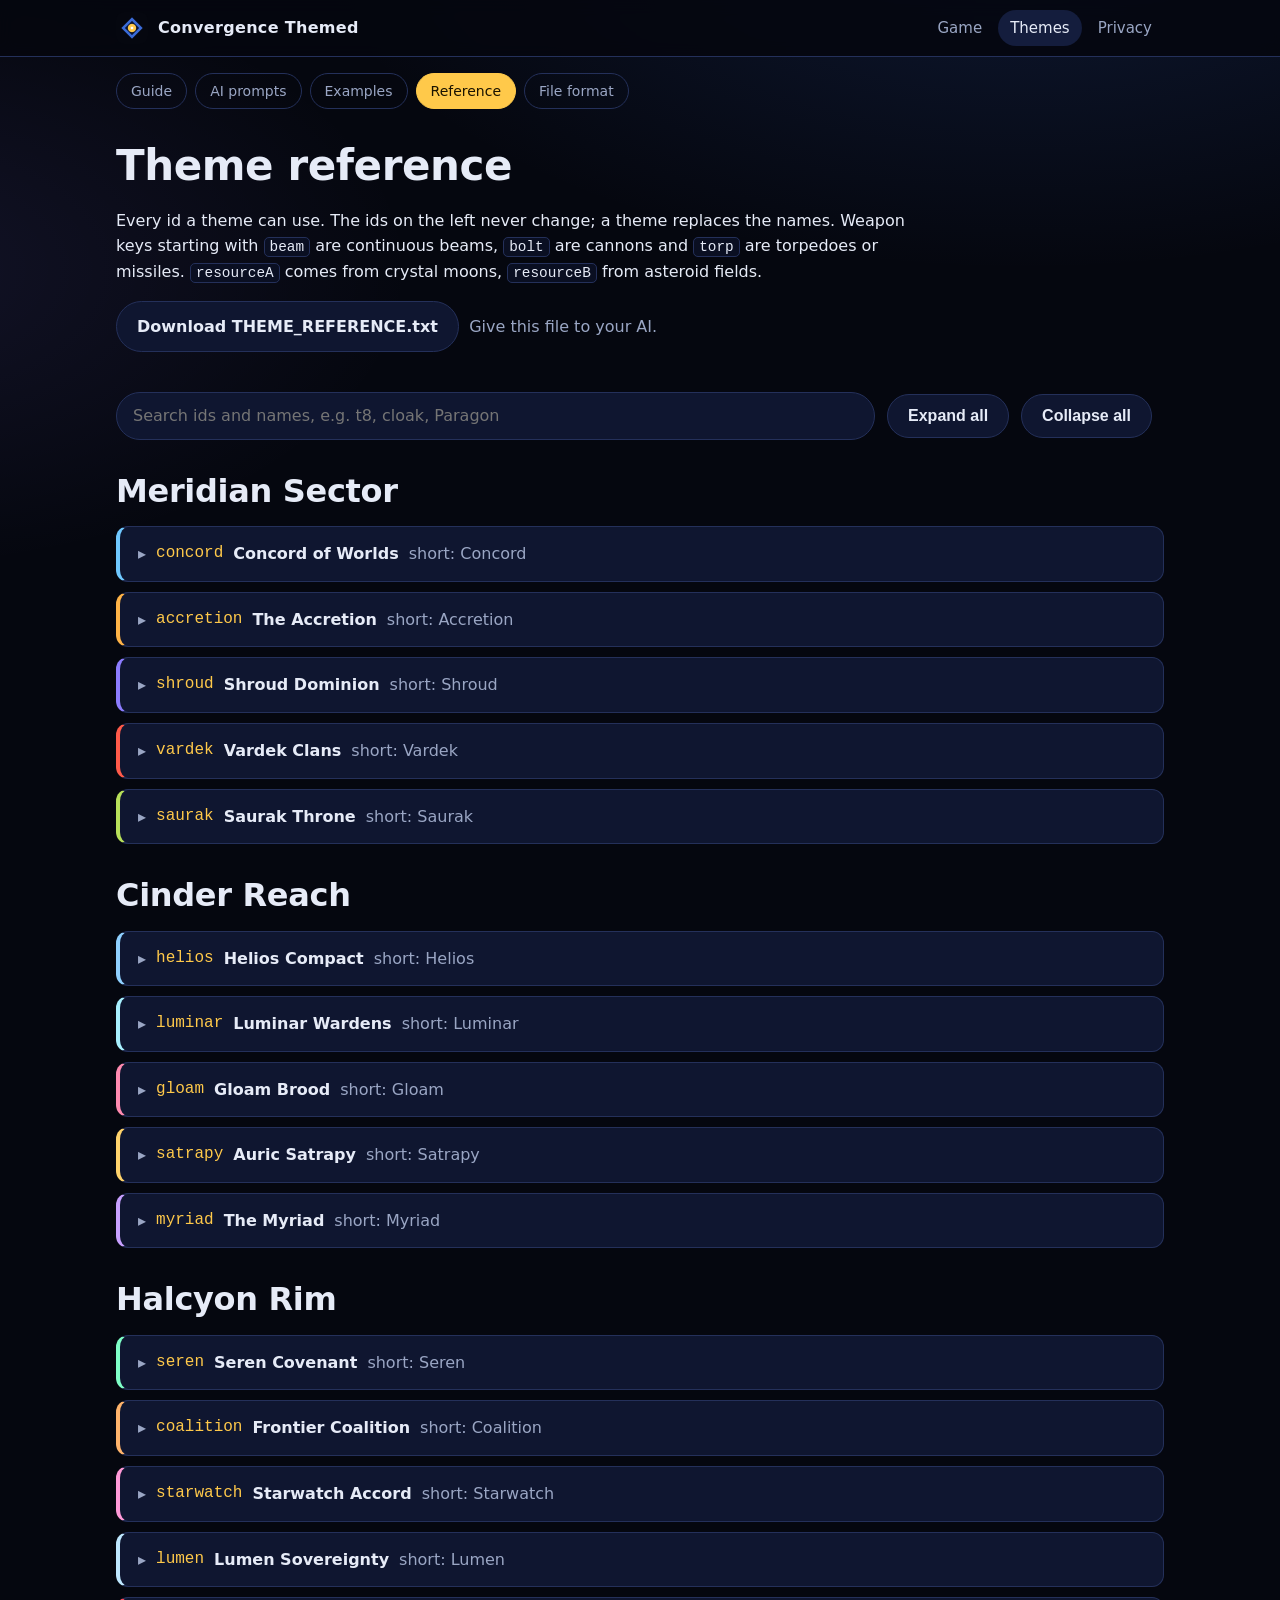
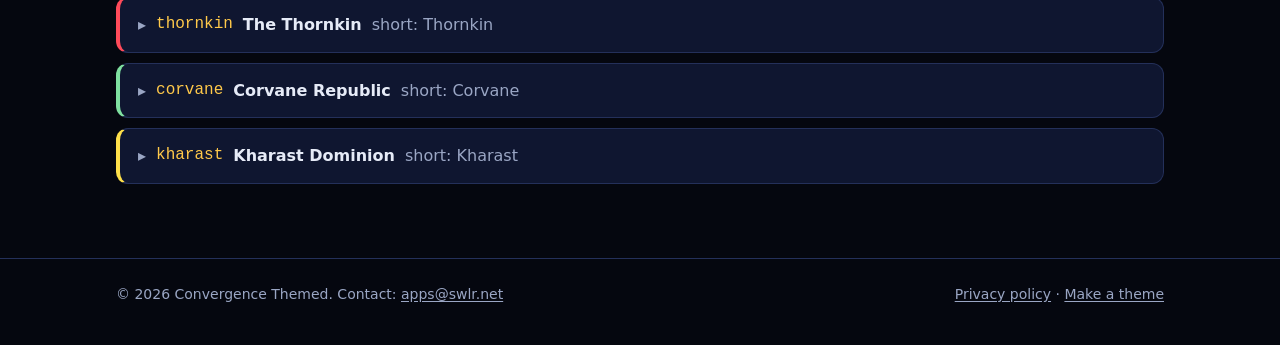
<file: themes/reference.html>
<!doctype html>
<html lang="en">
<head>
<meta charset="utf-8">
<meta name="viewport" content="width=device-width, initial-scale=1">
<title>Theme reference · Convergence Themed</title>
<meta name="description" content="Every faction, weapon, ability, ship and station id in Convergence Themed, with the built-in names.">
<meta property="og:title" content="Theme reference · Convergence Themed">
<meta property="og:description" content="Every faction, weapon, ability, ship and station id in Convergence Themed, with the built-in names.">
<meta property="og:type" content="website">
<meta property="og:url" content="https://esheesle.github.io/convergence-themes/themes/reference.html">
<meta property="og:image" content="https://esheesle.github.io/convergence-themes/assets/icon-512.png">
<meta name="theme-color" content="#05070f">
<link rel="icon" type="image/png" href="../assets/icon-512.png">
<link rel="stylesheet" href="../assets/site.css">
</head>
<body>
<a class="skip" href="#main">Skip to content</a>
<header class="site-header"><div class="inner">
  <a class="brand" href="../index.html"><img src="../assets/icon-512.png" alt="" width="32" height="32">Convergence Themed</a>
  <nav class="site-nav" aria-label="Main"><a href="../index.html">Game</a><a href="../themes/index.html" aria-current="page">Themes</a><a href="../privacy.html">Privacy</a></nav>
</div></header>
<main id="main">
<nav class="subnav" aria-label="Theme pages"><a href="index.html">Guide</a><a href="ai.html">AI prompts</a><a href="examples.html">Examples</a><a href="reference.html" aria-current="page">Reference</a><a href="format.html">File format</a></nav>

<div class="page-head prose">
<h1>Theme reference</h1>
<p>Every id a theme can use. The ids on the left never change; a theme replaces the names. Weapon keys starting with
<code>beam</code> are continuous beams, <code>bolt</code> are cannons and <code>torp</code> are torpedoes or missiles.
<code>resourceA</code> comes from crystal moons, <code>resourceB</code> from asteroid fields.</p>
<p><a class="btn btn-ghost" href="../downloads/THEME_REFERENCE.txt" download>Download THEME_REFERENCE.txt</a>
<span class="muted">&nbsp;Give this file to your AI.</span></p>
</div>
<div class="toolbar">
  <input type="search" id="ref-search" placeholder="Search ids and names, e.g. t8, cloak, Paragon" aria-label="Search the reference">
  <button class="btn btn-ghost" id="ref-expand" type="button">Expand all</button>
  <button class="btn btn-ghost" id="ref-collapse" type="button">Collapse all</button>
  <span class="muted" id="ref-count" role="status"></span>
</div>
<h2 style="margin-top:32px">Meridian Sector</h2>
<details class="ref" id="concord" style="--c:#6FC8FF">
  <summary><span class="id">concord</span> <b>Concord of Worlds</b> <span class="muted">short: Concord</span></summary>
  <div class="body">
    <p class="muted">Balanced fleets with strong shields, lance arrays and seeker torpedoes. Excellent repair support.</p>
    <div class="kv"><span class="chip"><b>resourceA</b>Aurorite</span><span class="chip"><b>resourceB</b>Duralloy</span><span class="chip"><b>color</b>6FC8FF</span></div>
    <div><b>Weapons</b></div><div class="kv"><span class="chip"><b>beam1</b>Lance Emitter</span><span class="chip"><b>beam2</b>Lance Array</span><span class="chip"><b>bolt1</b>Pulse Lance</span><span class="chip"><b>torp1</b>Singularity Torpedo</span><span class="chip"><b>torp2</b>Seeker Torpedo</span><span class="chip"><b>beam3</b>Heavy Lance</span><span class="chip"><b>beam4</b>Lance Banks</span><span class="chip"><b>beam5</b>Heavy Lance Array</span><span class="chip"><b>beam6</b>Prime Lance Array</span><span class="chip"><b>beam7</b>Point-defense Lance</span></div>
    <div><b>Abilities</b></div><div class="kv"><span class="chip"><b>sensor_pulse</b>Survey Sweep</span><span class="chip"><b>cloak</b>Phase Veil</span><span class="chip"><b>torpedo_barrage</b>Seeker Barrage</span><span class="chip"><b>repair_field</b>Emergency Repairs</span><span class="chip"><b>shield_boost</b>Shield Overload</span><span class="chip"><b>sensor_pulse2</b>Deep Survey</span><span class="chip"><b>tractor_beam</b>Tractor Beam</span><span class="chip"><b>repair_field2</b>Damage Control</span><span class="chip"><b>torpedo_barrage2</b>Singularity Volley</span><span class="chip"><b>shield_boost2</b>Harmonic Shields</span></div>
    <div class="units-wrap"><table class="units"><thead><tr><th>Unit id</th><th>Role</th><th>Built-in name</th></tr></thead><tbody><tr><td>concord_scout</td><td>Scout</td><td>Wayfarer Survey Ship</td></tr><tr><td>concord_constructor</td><td>Constructor</td><td>Builder Tender</td></tr><tr><td>concord_freighter</td><td>Freighter</td><td>Ore Hauler</td></tr><tr><td>concord_t1</td><td>Warship tier 1</td><td>Kestrel-class Escort</td></tr><tr><td>concord_t2</td><td>Warship tier 2</td><td>Bulwark-class Gunship</td></tr><tr><td>concord_t2b</td><td>Warship tier 2 (second design)</td><td>Courser-class Frigate</td></tr><tr><td>concord_t3</td><td>Warship tier 3</td><td>Hailstorm-class</td></tr><tr><td>concord_t4</td><td>Warship tier 4</td><td>Meridian-class</td></tr><tr><td>concord_t5</td><td>Warship tier 5</td><td>Steadfast-class</td></tr><tr><td>concord_t6</td><td>Warship tier 6</td><td>Horizon-class</td></tr><tr><td>concord_t7</td><td>Warship tier 7</td><td>Concordance-class</td></tr><tr><td>concord_t8</td><td>Flagship (tier 8)</td><td>Paragon-class</td></tr><tr><td>concord_hq</td><td>Station: headquarters</td><td>Concord Citadel</td></tr><tr><td>concord_shipyard</td><td>Station: shipyard</td><td>Orbital Yard</td></tr><tr><td>concord_research</td><td>Station: research</td><td>Science Annex</td></tr><tr><td>concord_adv_shipyard</td><td>Station: advanced shipyard</td><td>Grand Orbital Yard</td></tr><tr><td>concord_refinery</td><td>Station: refinery</td><td>Aurorite Refinery</td></tr><tr><td>concord_mining</td><td>Station: mining</td><td>Duralloy Extractor</td></tr><tr><td>concord_defense</td><td>Station: defence</td><td>Lance Platform</td></tr><tr><td>concord_sensor</td><td>Station: sensor array</td><td>Deep-Space Array</td></tr></tbody></table></div>
  </div>
</details>
<details class="ref" id="accretion" style="--c:#FFB347">
  <summary><span class="id">accretion</span> <b>The Accretion</b> <span class="muted">short: Accretion</span></summary>
  <div class="body">
    <p class="muted">A machine collective that grows by absorbing what it defeats. Slow, massive and self-repairing, with cutter beams, grapple fields and the power to absorb crippled ships.</p>
    <div class="kv"><span class="chip"><b>resourceA</b>Aurorite</span><span class="chip"><b>resourceB</b>Scrap Alloy</span><span class="chip"><b>color</b>FFB347</span></div>
    <div><b>Weapons</b></div><div class="kv"><span class="chip"><b>beam1</b>Cutter Beam</span><span class="chip"><b>torp1</b>Grav Slug</span></div>
    <div><b>Abilities</b></div><div class="kv"><span class="chip"><b>sensor_pulse</b>Lattice Scan</span><span class="chip"><b>tractor_beam</b>Grapple Field</span><span class="chip"><b>jump</b>Fold Conduit</span><span class="chip"><b>repair_field</b>Regrowth Node</span><span class="chip"><b>absorb</b>Absorb</span><span class="chip"><b>shield_boost</b>Adaptive Plating</span></div>
    <div class="units-wrap"><table class="units"><thead><tr><th>Unit id</th><th>Role</th><th>Built-in name</th></tr></thead><tbody><tr><td>accretion_scout</td><td>Scout</td><td>Seeker Node</td></tr><tr><td>accretion_constructor</td><td>Constructor</td><td>Accretor</td></tr><tr><td>accretion_freighter</td><td>Freighter</td><td>Gatherer</td></tr><tr><td>accretion_t1</td><td>Warship tier 1</td><td>Splinter</td></tr><tr><td>accretion_t2</td><td>Warship tier 2</td><td>Probe Mass</td></tr><tr><td>accretion_t3</td><td>Warship tier 3</td><td>Grapple Cluster</td></tr><tr><td>accretion_t4</td><td>Warship tier 4</td><td>Fold Lance</td></tr><tr><td>accretion_t5</td><td>Warship tier 5</td><td>Mender Mass</td></tr><tr><td>accretion_t6</td><td>Warship tier 6</td><td>Accretion Mass</td></tr><tr><td>accretion_t7</td><td>Warship tier 7</td><td>Bastion Mass</td></tr><tr><td>accretion_t8</td><td>Flagship (tier 8)</td><td>The Core Mind</td></tr><tr><td>accretion_hq</td><td>Station: headquarters</td><td>Core Lattice</td></tr><tr><td>accretion_shipyard</td><td>Station: shipyard</td><td>Accretion Yard</td></tr><tr><td>accretion_research</td><td>Station: research</td><td>Cognition Node</td></tr><tr><td>accretion_adv_shipyard</td><td>Station: advanced shipyard</td><td>Deep Accretion Yard</td></tr><tr><td>accretion_refinery</td><td>Station: refinery</td><td>Reclamation Node</td></tr><tr><td>accretion_mining</td><td>Station: mining</td><td>Scrap Extractor</td></tr><tr><td>accretion_defense</td><td>Station: defence</td><td>Cutter Platform</td></tr><tr><td>accretion_sensor</td><td>Station: sensor array</td><td>Listening Lattice</td></tr></tbody></table></div>
  </div>
</details>
<details class="ref" id="shroud" style="--c:#8C7CFF">
  <summary><span class="id">shroud</span> <b>Shroud Dominion</b> <span class="muted">short: Shroud</span></summary>
  <div class="body">
    <p class="muted">Nearly every ship can veil itself. Plasma torpedoes, sensor-rich science ships and a flagship whose wither pulse kills whole crews.</p>
    <div class="kv"><span class="chip"><b>resourceA</b>Aurorite</span><span class="chip"><b>resourceB</b>Ferrocite</span><span class="chip"><b>color</b>8C7CFF</span></div>
    <div><b>Weapons</b></div><div class="kv"><span class="chip"><b>bolt1</b>Ion Lash</span><span class="chip"><b>torp1</b>Plasma Torpedo</span><span class="chip"><b>beam1</b>Ion Beam</span><span class="chip"><b>beam2</b>Ion Array</span><span class="chip"><b>torp2</b>Shard Torpedo</span></div>
    <div><b>Abilities</b></div><div class="kv"><span class="chip"><b>cloak</b>Veil</span><span class="chip"><b>cloak2</b>Mirage Veil</span><span class="chip"><b>sensor_pulse</b>Whisper Scan</span><span class="chip"><b>tractor_beam</b>Tether Beam</span><span class="chip"><b>torpedo_barrage</b>Plasma Barrage</span><span class="chip"><b>shield_boost</b>Shield Reinforcement</span><span class="chip"><b>crew_blast</b>Wither Pulse</span></div>
    <div class="units-wrap"><table class="units"><thead><tr><th>Unit id</th><th>Role</th><th>Built-in name</th></tr></thead><tbody><tr><td>shroud_scout</td><td>Scout</td><td>Whisper Skiff</td></tr><tr><td>shroud_constructor</td><td>Constructor</td><td>Shroud Constructor</td></tr><tr><td>shroud_freighter</td><td>Freighter</td><td>Shroud Freighter</td></tr><tr><td>shroud_t1</td><td>Warship tier 1</td><td>Phantom Drone</td></tr><tr><td>shroud_t2</td><td>Warship tier 2</td><td>Nightjar</td></tr><tr><td>shroud_t3</td><td>Warship tier 3</td><td>Seer</td></tr><tr><td>shroud_t4</td><td>Warship tier 4</td><td>Duskwing</td></tr><tr><td>shroud_t5</td><td>Warship tier 5</td><td>Eclipse</td></tr><tr><td>shroud_t6</td><td>Warship tier 6</td><td>Twinfang</td></tr><tr><td>shroud_t7</td><td>Warship tier 7</td><td>Shroudbearer</td></tr><tr><td>shroud_t8</td><td>Flagship (tier 8)</td><td>Hollow Crown</td></tr><tr><td>shroud_hq</td><td>Station: headquarters</td><td>Dominion Spire</td></tr><tr><td>shroud_shipyard</td><td>Station: shipyard</td><td>Shroud Shipyard</td></tr><tr><td>shroud_research</td><td>Station: research</td><td>Veilworks</td></tr><tr><td>shroud_adv_shipyard</td><td>Station: advanced shipyard</td><td>Dominion Fleet Yard</td></tr><tr><td>shroud_refinery</td><td>Station: refinery</td><td>Aurorite Refinery</td></tr><tr><td>shroud_mining</td><td>Station: mining</td><td>Ferrocite Mine</td></tr><tr><td>shroud_defense</td><td>Station: defence</td><td>Ion Platform</td></tr><tr><td>shroud_sensor</td><td>Station: sensor array</td><td>Whisper Post</td></tr></tbody></table></div>
  </div>
</details>
<details class="ref" id="vardek" style="--c:#FF5A4A">
  <summary><span class="id">vardek</span> <b>Vardek Clans</b> <span class="muted">short: Vardek</span></summary>
  <div class="body">
    <p class="muted">Aggressive, tough and cheap. Veiled raiders, heavy ion cannons and boarding parties.</p>
    <div class="kv"><span class="chip"><b>resourceA</b>Aurorite</span><span class="chip"><b>resourceB</b>Ferrocite</span><span class="chip"><b>color</b>FF5A4A</span></div>
    <div><b>Weapons</b></div><div class="kv"><span class="chip"><b>bolt1</b>Ion Cannon</span><span class="chip"><b>bolt2</b>Wing Cannon</span><span class="chip"><b>torp1</b>Breach Torpedo</span><span class="chip"><b>bolt3</b>Siege Cannon</span></div>
    <div><b>Abilities</b></div><div class="kv"><span class="chip"><b>cloak</b>Raider Veil</span><span class="chip"><b>torpedo_barrage</b>Torpedo Spread</span><span class="chip"><b>boarding</b>Boarding Party</span><span class="chip"><b>shield_boost</b>Reinforced Hull</span><span class="chip"><b>shield_boost2</b>Battle Stations</span></div>
    <div class="units-wrap"><table class="units"><thead><tr><th>Unit id</th><th>Role</th><th>Built-in name</th></tr></thead><tbody><tr><td>vardek_scout</td><td>Scout</td><td>Outrider</td></tr><tr><td>vardek_constructor</td><td>Constructor</td><td>Clan Forge-ship</td></tr><tr><td>vardek_freighter</td><td>Freighter</td><td>Clan Hauler</td></tr><tr><td>vardek_t1</td><td>Warship tier 1</td><td>Fang</td></tr><tr><td>vardek_t2</td><td>Warship tier 2</td><td>Ironclad</td></tr><tr><td>vardek_t3</td><td>Warship tier 3</td><td>Talon</td></tr><tr><td>vardek_t4</td><td>Warship tier 4</td><td>Reaver</td></tr><tr><td>vardek_t5</td><td>Warship tier 5</td><td>Warbanner</td></tr><tr><td>vardek_t6</td><td>Warship tier 6</td><td>Spearhead</td></tr><tr><td>vardek_t7</td><td>Warship tier 7</td><td>Clanlord</td></tr><tr><td>vardek_t8</td><td>Flagship (tier 8)</td><td>Ancestor&#x27;s Wrath</td></tr><tr><td>vardek_hq</td><td>Station: headquarters</td><td>Clan Hold</td></tr><tr><td>vardek_shipyard</td><td>Station: shipyard</td><td>Clan Shipyard</td></tr><tr><td>vardek_research</td><td>Station: research</td><td>Armory</td></tr><tr><td>vardek_adv_shipyard</td><td>Station: advanced shipyard</td><td>Great Fleet Yard</td></tr><tr><td>vardek_refinery</td><td>Station: refinery</td><td>Aurorite Processor</td></tr><tr><td>vardek_mining</td><td>Station: mining</td><td>Ferrocite Mine</td></tr><tr><td>vardek_defense</td><td>Station: defence</td><td>Cannon Battery</td></tr><tr><td>vardek_sensor</td><td>Station: sensor array</td><td>Sentinel Outpost</td></tr></tbody></table></div>
  </div>
</details>
<details class="ref" id="saurak" style="--c:#B8E05A">
  <summary><span class="id">saurak</span> <b>Saurak Throne</b> <span class="muted">short: Saurak</span></summary>
  <div class="body">
    <p class="muted">Massively armoured, slow brawlers with plasma weapons and vicious boarding parties.</p>
    <div class="kv"><span class="chip"><b>resourceA</b>Aurorite</span><span class="chip"><b>resourceB</b>Ferrocite</span><span class="chip"><b>color</b>B8E05A</span></div>
    <div><b>Weapons</b></div><div class="kv"><span class="chip"><b>bolt1</b>Plasma Spitter</span><span class="chip"><b>torp1</b>Plasma Torpedo</span><span class="chip"><b>bolt2</b>Heavy Plasma Spitter</span></div>
    <div><b>Abilities</b></div><div class="kv"><span class="chip"><b>boarding</b>Throne Boarders</span><span class="chip"><b>shield_boost</b>Armoured Hide</span><span class="chip"><b>tractor_beam</b>Drag Beam</span><span class="chip"><b>torpedo_barrage</b>Plasma Barrage</span><span class="chip"><b>aoe_blast</b>Plasma Storm</span></div>
    <div class="units-wrap"><table class="units"><thead><tr><th>Unit id</th><th>Role</th><th>Built-in name</th></tr></thead><tbody><tr><td>saurak_scout</td><td>Scout</td><td>Scale Skimmer</td></tr><tr><td>saurak_constructor</td><td>Constructor</td><td>Throne Builder</td></tr><tr><td>saurak_freighter</td><td>Freighter</td><td>Throne Hauler</td></tr><tr><td>saurak_t1</td><td>Warship tier 1</td><td>Clawling</td></tr><tr><td>saurak_t2</td><td>Warship tier 2</td><td>Shellback</td></tr><tr><td>saurak_t3</td><td>Warship tier 3</td><td>Brood Raider</td></tr><tr><td>saurak_t4</td><td>Warship tier 4</td><td>Horncrest</td></tr><tr><td>saurak_t5</td><td>Warship tier 5</td><td>Dragmaw</td></tr><tr><td>saurak_t6</td><td>Warship tier 6</td><td>Emberback</td></tr><tr><td>saurak_t7</td><td>Warship tier 7</td><td>Crawling Fortress</td></tr><tr><td>saurak_t8</td><td>Flagship (tier 8)</td><td>Throne of Scales</td></tr><tr><td>saurak_hq</td><td>Station: headquarters</td><td>Throne Citadel</td></tr><tr><td>saurak_shipyard</td><td>Station: shipyard</td><td>Spawning Yard</td></tr><tr><td>saurak_research</td><td>Station: research</td><td>Throne Laboratory</td></tr><tr><td>saurak_adv_shipyard</td><td>Station: advanced shipyard</td><td>Great Hatchery Yard</td></tr><tr><td>saurak_refinery</td><td>Station: refinery</td><td>Aurorite Refinery</td></tr><tr><td>saurak_mining</td><td>Station: mining</td><td>Ferrocite Quarry</td></tr><tr><td>saurak_defense</td><td>Station: defence</td><td>Plasma Battery</td></tr><tr><td>saurak_sensor</td><td>Station: sensor array</td><td>Hunter&#x27;s Eye Array</td></tr></tbody></table></div>
  </div>
</details><h2 style="margin-top:32px">Cinder Reach</h2>
<details class="ref" id="helios" style="--c:#8FD0FF">
  <summary><span class="id">helios</span> <b>Helios Compact</b> <span class="muted">short: Helios</span></summary>
  <div class="body">
    <p class="muted">Railguns, missiles and Sparrow fighter wings, upgraded with salvaged shields, beams and blast warheads. Hyperdrive jumps.</p>
    <div class="kv"><span class="chip"><b>resourceA</b>Vexium</span><span class="chip"><b>resourceB</b>Cobaltine</span><span class="chip"><b>color</b>8FD0FF</span></div>
    <div><b>Weapons</b></div><div class="kv"><span class="chip"><b>bolt1</b>Railgun</span><span class="chip"><b>torp1</b>Hornet Missile</span><span class="chip"><b>torp2</b>Missile</span><span class="chip"><b>bolt2</b>Railgun Battery</span><span class="chip"><b>beam1</b>Salvaged Plasma Beam</span></div>
    <div><b>Abilities</b></div><div class="kv"><span class="chip"><b>cloak</b>Stealth Mode</span><span class="chip"><b>jump</b>Hyperdrive Jump</span><span class="chip"><b>launch_fighters</b>Launch Sparrows</span><span class="chip"><b>aoe_blast</b>Blast Warhead</span><span class="chip"><b>shield_boost</b>Salvaged Shields</span></div>
    <div class="units-wrap"><table class="units"><thead><tr><th>Unit id</th><th>Role</th><th>Built-in name</th></tr></thead><tbody><tr><td>helios_scout</td><td>Scout</td><td>Pathfinder</td></tr><tr><td>helios_constructor</td><td>Constructor</td><td>Construction Tender</td></tr><tr><td>helios_freighter</td><td>Freighter</td><td>Bulk Freighter</td></tr><tr><td>helios_t1</td><td>Warship tier 1</td><td>Sparrow Wing</td></tr><tr><td>helios_t1_launched</td><td>Fighter wing (launched)</td><td>Sparrow Wing</td></tr><tr><td>helios_t2</td><td>Warship tier 2</td><td>Kite</td></tr><tr><td>helios_t3</td><td>Warship tier 3</td><td>Sentinel</td></tr><tr><td>helios_t4</td><td>Warship tier 4</td><td>Vanguard</td></tr><tr><td>helios_t5</td><td>Warship tier 5</td><td>Bulwark</td></tr><tr><td>helios_t6</td><td>Warship tier 6</td><td>Ironside</td></tr><tr><td>helios_t7</td><td>Warship tier 7</td><td>Lodestar</td></tr><tr><td>helios_t8</td><td>Flagship (tier 8)</td><td>Dawnbreaker</td></tr><tr><td>helios_hq</td><td>Station: headquarters</td><td>Compact Command</td></tr><tr><td>helios_shipyard</td><td>Station: shipyard</td><td>Orbital Shipyard</td></tr><tr><td>helios_research</td><td>Station: research</td><td>Research Lab</td></tr><tr><td>helios_adv_shipyard</td><td>Station: advanced shipyard</td><td>Battlecruiser Dock</td></tr><tr><td>helios_refinery</td><td>Station: refinery</td><td>Vexium Refinery</td></tr><tr><td>helios_mining</td><td>Station: mining</td><td>Cobaltine Mine</td></tr><tr><td>helios_defense</td><td>Station: defence</td><td>Railgun Platform</td></tr><tr><td>helios_sensor</td><td>Station: sensor array</td><td>Deep Space Telemetry Array</td></tr></tbody></table></div>
  </div>
</details>
<details class="ref" id="luminar" style="--c:#A8F0FF">
  <summary><span class="id">luminar</span> <b>Luminar Wardens</b> <span class="muted">short: Luminar</span></summary>
  <div class="body">
    <p class="muted">Expensive but superb: zero-point shields and swarms of homing seekers. A floating citadel as a flagship.</p>
    <div class="kv"><span class="chip"><b>resourceA</b>Vexium</span><span class="chip"><b>resourceB</b>Starsteel</span><span class="chip"><b>color</b>A8F0FF</span></div>
    <div><b>Weapons</b></div><div class="kv"><span class="chip"><b>torp1</b>Seeker Swarm</span><span class="chip"><b>beam1</b>Light Lance</span><span class="chip"><b>beam2</b>Main Battery</span><span class="chip"><b>bolt1</b>Point Defense</span></div>
    <div><b>Abilities</b></div><div class="kv"><span class="chip"><b>cloak</b>Light-bend Cloak</span><span class="chip"><b>shield_boost</b>Zero-point Surge</span><span class="chip"><b>repair_field</b>Repair Motes</span><span class="chip"><b>jump</b>Starlane Jump</span><span class="chip"><b>torpedo_barrage</b>Seeker Storm</span><span class="chip"><b>shield_boost2</b>Shield Overload</span><span class="chip"><b>jump2</b>Long Starlane Jump</span><span class="chip"><b>shield_boost3</b>Zero-point Shields</span><span class="chip"><b>shield_boost4</b>Citadel Shield</span></div>
    <div class="units-wrap"><table class="units"><thead><tr><th>Unit id</th><th>Role</th><th>Built-in name</th></tr></thead><tbody><tr><td>luminar_scout</td><td>Scout</td><td>Glimmer</td></tr><tr><td>luminar_constructor</td><td>Constructor</td><td>Warden Shaper</td></tr><tr><td>luminar_freighter</td><td>Freighter</td><td>Warden Barge</td></tr><tr><td>luminar_t1</td><td>Warship tier 1</td><td>Glimmer Flight</td></tr><tr><td>luminar_t2</td><td>Warship tier 2</td><td>Lightwing</td></tr><tr><td>luminar_t3</td><td>Warship tier 3</td><td>Halo</td></tr><tr><td>luminar_t4</td><td>Warship tier 4</td><td>Seedbearer</td></tr><tr><td>luminar_t5</td><td>Warship tier 5</td><td>Lumen Spear</td></tr><tr><td>luminar_t6</td><td>Warship tier 6</td><td>Wayfarer Ark</td></tr><tr><td>luminar_t7</td><td>Warship tier 7</td><td>Aurelian</td></tr><tr><td>luminar_t8</td><td>Flagship (tier 8)</td><td>Citadel of Light</td></tr><tr><td>luminar_hq</td><td>Station: headquarters</td><td>Warden Outpost</td></tr><tr><td>luminar_shipyard</td><td>Station: shipyard</td><td>Warden Shipyard</td></tr><tr><td>luminar_research</td><td>Station: research</td><td>Luminarium</td></tr><tr><td>luminar_adv_shipyard</td><td>Station: advanced shipyard</td><td>Orbital Ship Foundry</td></tr><tr><td>luminar_refinery</td><td>Station: refinery</td><td>Vexium Refinery</td></tr><tr><td>luminar_mining</td><td>Station: mining</td><td>Starsteel Mine</td></tr><tr><td>luminar_defense</td><td>Station: defence</td><td>Seeker Platform</td></tr><tr><td>luminar_sensor</td><td>Station: sensor array</td><td>Long-range Scrying Array</td></tr></tbody></table></div>
  </div>
</details>
<details class="ref" id="gloam" style="--c:#FF8AB0">
  <summary><span class="id">gloam</span> <b>Gloam Brood</b> <span class="muted">short: Gloam</span></summary>
  <div class="body">
    <p class="muted">Organic, unshielded and regenerating. Mite swarms, reaping beams that steal crews, and colossal brood ships.</p>
    <div class="kv"><span class="chip"><b>resourceA</b>Vexium</span><span class="chip"><b>resourceB</b>Biomass</span><span class="chip"><b>color</b>FF8AB0</span></div>
    <div><b>Weapons</b></div><div class="kv"><span class="chip"><b>bolt1</b>Bile Cannon</span><span class="chip"><b>bolt2</b>Mite Cannon</span><span class="chip"><b>bolt3</b>Bile Battery</span></div>
    <div><b>Abilities</b></div><div class="kv"><span class="chip"><b>boarding</b>Reaping Beam</span><span class="chip"><b>launch_fighters</b>Release Mites</span><span class="chip"><b>repair_field</b>Regrowth</span><span class="chip"><b>jump</b>Brood Jump</span><span class="chip"><b>repair_field2</b>Deep Regrowth</span></div>
    <div class="units-wrap"><table class="units"><thead><tr><th>Unit id</th><th>Role</th><th>Built-in name</th></tr></thead><tbody><tr><td>gloam_scout</td><td>Scout</td><td>Gloam Seeker</td></tr><tr><td>gloam_constructor</td><td>Constructor</td><td>Brood Shaper</td></tr><tr><td>gloam_freighter</td><td>Freighter</td><td>Brood Harvester</td></tr><tr><td>gloam_t1</td><td>Warship tier 1</td><td>Mite Swarm</td></tr><tr><td>gloam_t1_launched</td><td>Fighter wing (launched)</td><td>Mite Swarm</td></tr><tr><td>gloam_t2</td><td>Warship tier 2</td><td>Reaper</td></tr><tr><td>gloam_t3</td><td>Warship tier 3</td><td>Brood Escort</td></tr><tr><td>gloam_t4</td><td>Warship tier 4</td><td>Mite Carrier</td></tr><tr><td>gloam_t5</td><td>Warship tier 5</td><td>Gorger</td></tr><tr><td>gloam_t6</td><td>Warship tier 6</td><td>Brood Ship</td></tr><tr><td>gloam_t7</td><td>Warship tier 7</td><td>Matriarch&#x27;s Brood</td></tr><tr><td>gloam_t8</td><td>Flagship (tier 8)</td><td>The Great Brood</td></tr><tr><td>gloam_hq</td><td>Station: headquarters</td><td>Brood Nest</td></tr><tr><td>gloam_shipyard</td><td>Station: shipyard</td><td>Mite Hatchery</td></tr><tr><td>gloam_research</td><td>Station: research</td><td>Gene Pit</td></tr><tr><td>gloam_adv_shipyard</td><td>Station: advanced shipyard</td><td>Brood Gestation Pod</td></tr><tr><td>gloam_refinery</td><td>Station: refinery</td><td>Vexium Digester</td></tr><tr><td>gloam_mining</td><td>Station: mining</td><td>Biomass Siphon</td></tr><tr><td>gloam_defense</td><td>Station: defence</td><td>Bile Spitter</td></tr><tr><td>gloam_sensor</td><td>Station: sensor array</td><td>Sense Tendril</td></tr></tbody></table></div>
  </div>
</details>
<details class="ref" id="satrapy" style="--c:#FFD36B">
  <summary><span class="id">satrapy</span> <b>Auric Satrapy</b> <span class="muted">short: Satrapy</span></summary>
  <div class="body">
    <p class="muted">Cheap fighter wings, strong shields, lance cannons and elite boarding troops. Galleons launch fighters.</p>
    <div class="kv"><span class="chip"><b>resourceA</b>Vexium</span><span class="chip"><b>resourceB</b>Cobaltine</span><span class="chip"><b>color</b>FFD36B</span></div>
    <div><b>Weapons</b></div><div class="kv"><span class="chip"><b>bolt1</b>Lance Cannon</span><span class="chip"><b>torp1</b>Sun Bomb</span><span class="chip"><b>bolt2</b>Lance Cannon Battery</span></div>
    <div><b>Abilities</b></div><div class="kv"><span class="chip"><b>cloak</b>Mirage Cloak</span><span class="chip"><b>torpedo_barrage</b>Bombing Run</span><span class="chip"><b>boarding</b>Elite Boarders</span><span class="chip"><b>launch_fighters</b>Launch Wasps</span><span class="chip"><b>shield_boost</b>Gilded Shielding</span><span class="chip"><b>boarding2</b>Teleport Assault</span><span class="chip"><b>aoe_blast</b>Sunfire Cannon</span></div>
    <div class="units-wrap"><table class="units"><thead><tr><th>Unit id</th><th>Role</th><th>Built-in name</th></tr></thead><tbody><tr><td>satrapy_scout</td><td>Scout</td><td>Courier Barque</td></tr><tr><td>satrapy_constructor</td><td>Constructor</td><td>Satrap Construction Barge</td></tr><tr><td>satrapy_freighter</td><td>Freighter</td><td>Vexium Barge</td></tr><tr><td>satrapy_t1</td><td>Warship tier 1</td><td>Wasp Wing</td></tr><tr><td>satrapy_t1_launched</td><td>Fighter wing (launched)</td><td>Wasp Wing</td></tr><tr><td>satrapy_t2</td><td>Warship tier 2</td><td>Scorpion Bomber</td></tr><tr><td>satrapy_t3</td><td>Warship tier 3</td><td>Hornet</td></tr><tr><td>satrapy_t4</td><td>Warship tier 4</td><td>Satrap Cruiser</td></tr><tr><td>satrapy_t5</td><td>Warship tier 5</td><td>Galleon</td></tr><tr><td>satrapy_t6</td><td>Warship tier 6</td><td>Gilded Galleon</td></tr><tr><td>satrapy_t7</td><td>Warship tier 7</td><td>Satrap&#x27;s Barge</td></tr><tr><td>satrapy_t8</td><td>Flagship (tier 8)</td><td>Sunthrone</td></tr><tr><td>satrapy_hq</td><td>Station: headquarters</td><td>Satrap&#x27;s Palace</td></tr><tr><td>satrapy_shipyard</td><td>Station: shipyard</td><td>Wasp Foundry</td></tr><tr><td>satrapy_research</td><td>Station: research</td><td>Satrapy Laboratory</td></tr><tr><td>satrapy_adv_shipyard</td><td>Station: advanced shipyard</td><td>Galleon Forge</td></tr><tr><td>satrapy_refinery</td><td>Station: refinery</td><td>Vexium Refinery</td></tr><tr><td>satrapy_mining</td><td>Station: mining</td><td>Cobaltine Mine</td></tr><tr><td>satrapy_defense</td><td>Station: defence</td><td>Lance Cannon Platform</td></tr><tr><td>satrapy_sensor</td><td>Station: sensor array</td><td>Long-range Sensor Outpost</td></tr></tbody></table></div>
  </div>
</details>
<details class="ref" id="myriad" style="--c:#C8A0FF">
  <summary><span class="id">myriad</span> <b>The Myriad</b> <span class="muted">short: Myriad</span></summary>
  <div class="body">
    <p class="muted">Cheap, fast and self-repairing. Ships spawn more Myriad swarms and infest enemy vessels.</p>
    <div class="kv"><span class="chip"><b>resourceA</b>Vexium</span><span class="chip"><b>resourceB</b>Cobaltine</span><span class="chip"><b>color</b>C8A0FF</span></div>
    <div><b>Weapons</b></div><div class="kv"><span class="chip"><b>bolt1</b>Arc Pulse</span><span class="chip"><b>beam1</b>Arc Beam</span><span class="chip"><b>beam2</b>Salvaged Beam</span><span class="chip"><b>torp1</b>Seekers</span><span class="chip"><b>beam3</b>Unmaking Beam</span></div>
    <div><b>Abilities</b></div><div class="kv"><span class="chip"><b>boarding</b>Infest</span><span class="chip"><b>launch_fighters</b>Replicate</span><span class="chip"><b>shield_boost</b>Salvaged Shields</span><span class="chip"><b>torpedo_barrage</b>Seeker Storm</span><span class="chip"><b>repair_field</b>Reassemble</span><span class="chip"><b>absorb</b>Absorb</span></div>
    <div class="units-wrap"><table class="units"><thead><tr><th>Unit id</th><th>Role</th><th>Built-in name</th></tr></thead><tbody><tr><td>myriad_scout</td><td>Scout</td><td>Myriad Scout</td></tr><tr><td>myriad_constructor</td><td>Constructor</td><td>Myriad Assembler</td></tr><tr><td>myriad_freighter</td><td>Freighter</td><td>Myriad Harvester</td></tr><tr><td>myriad_t1</td><td>Warship tier 1</td><td>Swarm Cluster</td></tr><tr><td>myriad_t1_launched</td><td>Fighter wing (launched)</td><td>Swarm Cluster</td></tr><tr><td>myriad_t2</td><td>Warship tier 2</td><td>Infester</td></tr><tr><td>myriad_t3</td><td>Warship tier 3</td><td>Captured Hulk</td></tr><tr><td>myriad_t4</td><td>Warship tier 4</td><td>Block Cruiser</td></tr><tr><td>myriad_t5</td><td>Warship tier 5</td><td>Mirror Ship</td></tr><tr><td>myriad_t6</td><td>Warship tier 6</td><td>Usurper</td></tr><tr><td>myriad_t7</td><td>Warship tier 7</td><td>Swarm Mother</td></tr><tr><td>myriad_t8</td><td>Flagship (tier 8)</td><td>The Hive Mass</td></tr><tr><td>myriad_hq</td><td>Station: headquarters</td><td>Myriad Nexus</td></tr><tr><td>myriad_shipyard</td><td>Station: shipyard</td><td>Block Assembly Yard</td></tr><tr><td>myriad_research</td><td>Station: research</td><td>Neural Lattice</td></tr><tr><td>myriad_adv_shipyard</td><td>Station: advanced shipyard</td><td>Mothership Assembly Yard</td></tr><tr><td>myriad_refinery</td><td>Station: refinery</td><td>Vexium Refinery</td></tr><tr><td>myriad_mining</td><td>Station: mining</td><td>Cobaltine Mine</td></tr><tr><td>myriad_defense</td><td>Station: defence</td><td>Arc Platform</td></tr><tr><td>myriad_sensor</td><td>Station: sensor array</td><td>Swarm Eye</td></tr></tbody></table></div>
  </div>
</details><h2 style="margin-top:32px">Halcyon Rim</h2>
<details class="ref" id="seren" style="--c:#7FFFC8">
  <summary><span class="id">seren</span> <b>Seren Covenant</b> <span class="muted">short: Seren</span></summary>
  <div class="body">
    <p class="muted">Elegant crystalline warships with stealth fields that hide them from targeting, and devastating prism lances.</p>
    <div class="kv"><span class="chip"><b>resourceA</b>Halcite</span><span class="chip"><b>resourceB</b>Ore</span><span class="chip"><b>color</b>7FFFC8</span></div>
    <div><b>Weapons</b></div><div class="kv"><span class="chip"><b>bolt1</b>Shard Cannon</span><span class="chip"><b>beam1</b>Prism Lance</span></div>
    <div><b>Abilities</b></div><div class="kv"><span class="chip"><b>cloak</b>Stealth Field</span><span class="chip"><b>sensor_pulse</b>Resonance Sweep</span><span class="chip"><b>shield_boost</b>Crystal Lattice</span><span class="chip"><b>launch_fighters</b>Launch Glaives</span><span class="chip"><b>aoe_blast</b>Prism Volley</span></div>
    <div class="units-wrap"><table class="units"><thead><tr><th>Unit id</th><th>Role</th><th>Built-in name</th></tr></thead><tbody><tr><td>seren_scout</td><td>Scout</td><td>Seren Flyer</td></tr><tr><td>seren_constructor</td><td>Constructor</td><td>Lattice Grower</td></tr><tr><td>seren_freighter</td><td>Freighter</td><td>Seren Hauler</td></tr><tr><td>seren_t1</td><td>Warship tier 1</td><td>Glaive Flight</td></tr><tr><td>seren_t1_launched</td><td>Fighter wing (launched)</td><td>Glaive Flight</td></tr><tr><td>seren_t2</td><td>Warship tier 2</td><td>Lookout</td></tr><tr><td>seren_t3</td><td>Warship tier 3</td><td>Shardblade</td></tr><tr><td>seren_t4</td><td>Warship tier 4</td><td>Prism</td></tr><tr><td>seren_t5</td><td>Warship tier 5</td><td>Twin Prism</td></tr><tr><td>seren_t6</td><td>Warship tier 6</td><td>Glaive Carrier</td></tr><tr><td>seren_t7</td><td>Warship tier 7</td><td>Covenant Blade</td></tr><tr><td>seren_t8</td><td>Flagship (tier 8)</td><td>Choir of Stars</td></tr><tr><td>seren_hq</td><td>Station: headquarters</td><td>Covenant Sanctum</td></tr><tr><td>seren_shipyard</td><td>Station: shipyard</td><td>Crystal Yard</td></tr><tr><td>seren_research</td><td>Station: research</td><td>Resonance Hall</td></tr><tr><td>seren_adv_shipyard</td><td>Station: advanced shipyard</td><td>Great Crystal Yard</td></tr><tr><td>seren_refinery</td><td>Station: refinery</td><td>Halcite Refinery</td></tr><tr><td>seren_mining</td><td>Station: mining</td><td>Ore Extractor</td></tr><tr><td>seren_defense</td><td>Station: defence</td><td>Prism Battery</td></tr><tr><td>seren_sensor</td><td>Station: sensor array</td><td>Resonance Spire</td></tr></tbody></table></div>
  </div>
</details>
<details class="ref" id="coalition" style="--c:#FFB36B">
  <summary><span class="id">coalition</span> <b>Frontier Coalition</b> <span class="muted">short: Coalition</span></summary>
  <div class="body">
    <p class="muted">Rugged, cheap warships with flak screens, pulse cannons, missiles and Lynx fighter wings. Big ships open jump gates.</p>
    <div class="kv"><span class="chip"><b>resourceA</b>Halcite</span><span class="chip"><b>resourceB</b>Ore</span><span class="chip"><b>color</b>FFB36B</span></div>
    <div><b>Weapons</b></div><div class="kv"><span class="chip"><b>bolt1</b>Pulse Cannon</span><span class="chip"><b>torp1</b>Missile</span><span class="chip"><b>beam1</b>Heavy Laser</span><span class="chip"><b>bolt2</b>Plasma Cannon</span><span class="chip"><b>beam2</b>Particle Beam</span></div>
    <div><b>Abilities</b></div><div class="kv"><span class="chip"><b>shield_boost</b>Flak Screen</span><span class="chip"><b>torpedo_barrage</b>Missile Barrage</span><span class="chip"><b>launch_fighters</b>Launch Lynxes</span><span class="chip"><b>jump</b>Jump Gate</span></div>
    <div class="units-wrap"><table class="units"><thead><tr><th>Unit id</th><th>Role</th><th>Built-in name</th></tr></thead><tbody><tr><td>coalition_scout</td><td>Scout</td><td>Courier</td></tr><tr><td>coalition_constructor</td><td>Constructor</td><td>Frontier Tender</td></tr><tr><td>coalition_freighter</td><td>Freighter</td><td>Ore Freighter</td></tr><tr><td>coalition_t1</td><td>Warship tier 1</td><td>Lynx Flight</td></tr><tr><td>coalition_t1_launched</td><td>Fighter wing (launched)</td><td>Lynx Flight</td></tr><tr><td>coalition_t2</td><td>Warship tier 2</td><td>Picket</td></tr><tr><td>coalition_t3</td><td>Warship tier 3</td><td>Warden</td></tr><tr><td>coalition_t4</td><td>Warship tier 4</td><td>Trailblazer</td></tr><tr><td>coalition_t5</td><td>Warship tier 5</td><td>Bastion</td></tr><tr><td>coalition_t6</td><td>Warship tier 6</td><td>Frontier Carrier</td></tr><tr><td>coalition_t7</td><td>Warship tier 7</td><td>Stormcrow</td></tr><tr><td>coalition_t8</td><td>Flagship (tier 8)</td><td>Liberator</td></tr><tr><td>coalition_hq</td><td>Station: headquarters</td><td>Frontier Station</td></tr><tr><td>coalition_shipyard</td><td>Station: shipyard</td><td>Coalition Yard</td></tr><tr><td>coalition_research</td><td>Station: research</td><td>Research Outpost</td></tr><tr><td>coalition_adv_shipyard</td><td>Station: advanced shipyard</td><td>Heavy Construction Yard</td></tr><tr><td>coalition_refinery</td><td>Station: refinery</td><td>Halcite Refinery</td></tr><tr><td>coalition_mining</td><td>Station: mining</td><td>Ore Mine</td></tr><tr><td>coalition_defense</td><td>Station: defence</td><td>Gun Platform</td></tr><tr><td>coalition_sensor</td><td>Station: sensor array</td><td>Listening Post</td></tr></tbody></table></div>
  </div>
</details>
<details class="ref" id="starwatch" style="--c:#FF9AD8">
  <summary><span class="id">starwatch</span> <b>Starwatch Accord</b> <span class="muted">short: Starwatch</span></summary>
  <div class="body">
    <p class="muted">Fast Starwatch fleets built from elder technology: adaptive armour and their own jump gates.</p>
    <div class="kv"><span class="chip"><b>resourceA</b>Halcite</span><span class="chip"><b>resourceB</b>Ore</span><span class="chip"><b>color</b>FF9AD8</span></div>
    <div><b>Weapons</b></div><div class="kv"><span class="chip"><b>bolt1</b>Pulse Cannon</span><span class="chip"><b>bolt2</b>Particle Cannon</span><span class="chip"><b>beam1</b>Light Laser</span><span class="chip"><b>beam2</b>Star Lance</span><span class="chip"><b>beam3</b>Graviton Beam</span><span class="chip"><b>beam4</b>Main Gun</span></div>
    <div><b>Abilities</b></div><div class="kv"><span class="chip"><b>jump</b>Jump Gate</span><span class="chip"><b>shield_boost</b>Adaptive Armour</span><span class="chip"><b>launch_fighters</b>Launch Fighters</span><span class="chip"><b>repair_field</b>Damage Control</span><span class="chip"><b>aoe_blast</b>Main Gun Overload</span><span class="chip"><b>aoe_blast2</b>Lance Overcharge</span></div>
    <div class="units-wrap"><table class="units"><thead><tr><th>Unit id</th><th>Role</th><th>Built-in name</th></tr></thead><tbody><tr><td>starwatch_scout</td><td>Scout</td><td>Ranger Skiff</td></tr><tr><td>starwatch_constructor</td><td>Constructor</td><td>Accord Tender</td></tr><tr><td>starwatch_freighter</td><td>Freighter</td><td>Accord Freighter</td></tr><tr><td>starwatch_t1</td><td>Warship tier 1</td><td>Accord Fighters</td></tr><tr><td>starwatch_t1_launched</td><td>Fighter wing (launched)</td><td>Accord Fighters</td></tr><tr><td>starwatch_t2</td><td>Warship tier 2</td><td>Member Gunship</td></tr><tr><td>starwatch_t3</td><td>Warship tier 3</td><td>Starwatch</td></tr><tr><td>starwatch_t4</td><td>Warship tier 4</td><td>Starwatch Gunship</td></tr><tr><td>starwatch_t5</td><td>Warship tier 5</td><td>Member Cruiser</td></tr><tr><td>starwatch_t6</td><td>Warship tier 6</td><td>Vigil</td></tr><tr><td>starwatch_t7</td><td>Warship tier 7</td><td>Vow</td></tr><tr><td>starwatch_t8</td><td>Flagship (tier 8)</td><td>Prime Watch</td></tr><tr><td>starwatch_hq</td><td>Station: headquarters</td><td>Accord Station</td></tr><tr><td>starwatch_shipyard</td><td>Station: shipyard</td><td>Starwatch Yard</td></tr><tr><td>starwatch_research</td><td>Station: research</td><td>Accord Archive</td></tr><tr><td>starwatch_adv_shipyard</td><td>Station: advanced shipyard</td><td>Prime Yard</td></tr><tr><td>starwatch_refinery</td><td>Station: refinery</td><td>Halcite Refinery</td></tr><tr><td>starwatch_mining</td><td>Station: mining</td><td>Ore Mine</td></tr><tr><td>starwatch_defense</td><td>Station: defence</td><td>Lance Battery</td></tr><tr><td>starwatch_sensor</td><td>Station: sensor array</td><td>Watchtower</td></tr></tbody></table></div>
  </div>
</details>
<details class="ref" id="lumen" style="--c:#BFE8FF">
  <summary><span class="id">lumen</span> <b>Lumen Sovereignty</b> <span class="muted">short: Lumen</span></summary>
  <div class="body">
    <p class="muted">The oldest and most powerful: living ships with arc lances, regeneration and the world-ender. Very expensive.</p>
    <div class="kv"><span class="chip"><b>resourceA</b>Halcite</span><span class="chip"><b>resourceB</b>Biomass</span><span class="chip"><b>color</b>BFE8FF</span></div>
    <div><b>Weapons</b></div><div class="kv"><span class="chip"><b>beam1</b>Arc Gun</span><span class="chip"><b>beam2</b>Arc Lance</span><span class="chip"><b>beam3</b>Discharge Gun</span></div>
    <div><b>Abilities</b></div><div class="kv"><span class="chip"><b>sensor_pulse</b>Lumen Senses</span><span class="chip"><b>jump</b>Light Jump</span><span class="chip"><b>repair_field</b>Regrowth</span><span class="chip"><b>launch_fighters</b>Release Motes</span><span class="chip"><b>torpedo_barrage</b>Arc Storm</span><span class="chip"><b>aoe_blast</b>World-ender</span></div>
    <div class="units-wrap"><table class="units"><thead><tr><th>Unit id</th><th>Role</th><th>Built-in name</th></tr></thead><tbody><tr><td>lumen_scout</td><td>Scout</td><td>Lumen Courier</td></tr><tr><td>lumen_constructor</td><td>Constructor</td><td>Lumen Shaper</td></tr><tr><td>lumen_freighter</td><td>Freighter</td><td>Lumen Gatherer</td></tr><tr><td>lumen_t1</td><td>Warship tier 1</td><td>Mote Flight</td></tr><tr><td>lumen_t1_launched</td><td>Fighter wing (launched)</td><td>Mote Flight</td></tr><tr><td>lumen_t2</td><td>Warship tier 2</td><td>Glimmerling</td></tr><tr><td>lumen_t3</td><td>Warship tier 3</td><td>Seeker of Light</td></tr><tr><td>lumen_t4</td><td>Warship tier 4</td><td>Radiant</td></tr><tr><td>lumen_t5</td><td>Warship tier 5</td><td>Lance of Dawn</td></tr><tr><td>lumen_t6</td><td>Warship tier 6</td><td>Sovereign Light</td></tr><tr><td>lumen_t7</td><td>Warship tier 7</td><td>Lumen Bastion</td></tr><tr><td>lumen_t8</td><td>Flagship (tier 8)</td><td>The World-ender</td></tr><tr><td>lumen_hq</td><td>Station: headquarters</td><td>Sovereign Seat</td></tr><tr><td>lumen_shipyard</td><td>Station: shipyard</td><td>Growing Grove</td></tr><tr><td>lumen_research</td><td>Station: research</td><td>Grove of Thought</td></tr><tr><td>lumen_adv_shipyard</td><td>Station: advanced shipyard</td><td>Deep Grove</td></tr><tr><td>lumen_refinery</td><td>Station: refinery</td><td>Halcite Gatherer</td></tr><tr><td>lumen_mining</td><td>Station: mining</td><td>Biomass Bloom</td></tr><tr><td>lumen_defense</td><td>Station: defence</td><td>Arc Spire</td></tr><tr><td>lumen_sensor</td><td>Station: sensor array</td><td>Watching Eye</td></tr></tbody></table></div>
  </div>
</details>
<details class="ref" id="thornkin" style="--c:#FF4A5A">
  <summary><span class="id">thornkin</span> <b>The Thornkin</b> <span class="muted">short: Thornkin</span></summary>
  <div class="body">
    <p class="muted">No shields, but enormous living hulls that regenerate. Rending beams, phasing and jump gates.</p>
    <div class="kv"><span class="chip"><b>resourceA</b>Halcite</span><span class="chip"><b>resourceB</b>Biomass</span><span class="chip"><b>color</b>FF4A5A</span></div>
    <div><b>Weapons</b></div><div class="kv"><span class="chip"><b>beam1</b>Thorn Beam</span><span class="chip"><b>beam2</b>Rending Beam</span><span class="chip"><b>bolt1</b>Spore Pulse</span><span class="chip"><b>bolt2</b>Pulse Cannon</span></div>
    <div><b>Abilities</b></div><div class="kv"><span class="chip"><b>cloak</b>Phase Veil</span><span class="chip"><b>cloak2</b>Phase Shift</span><span class="chip"><b>jump</b>Thorn Jump</span><span class="chip"><b>launch_fighters</b>Launch Thorns</span><span class="chip"><b>launch_fighters2</b>Spawn Thorns</span><span class="chip"><b>boarding</b>Dread Song</span><span class="chip"><b>aoe_blast</b>World Breaker</span></div>
    <div class="units-wrap"><table class="units"><thead><tr><th>Unit id</th><th>Role</th><th>Built-in name</th></tr></thead><tbody><tr><td>thornkin_scout</td><td>Scout</td><td>Thorn Watcher</td></tr><tr><td>thornkin_constructor</td><td>Constructor</td><td>Thorn Seeder</td></tr><tr><td>thornkin_freighter</td><td>Freighter</td><td>Thorn Harvester</td></tr><tr><td>thornkin_t1</td><td>Warship tier 1</td><td>Thorn Swarm</td></tr><tr><td>thornkin_t1_launched</td><td>Fighter wing (launched)</td><td>Thorn Swarm</td></tr><tr><td>thornkin_t2</td><td>Warship tier 2</td><td>Lurker</td></tr><tr><td>thornkin_t3</td><td>Warship tier 3</td><td>Stalker</td></tr><tr><td>thornkin_t4</td><td>Warship tier 4</td><td>Overgrown Destroyer</td></tr><tr><td>thornkin_t5</td><td>Warship tier 5</td><td>Rending Thorn</td></tr><tr><td>thornkin_t6</td><td>Warship tier 6</td><td>Brood Thorn</td></tr><tr><td>thornkin_t7</td><td>Warship tier 7</td><td>Elder Thorn</td></tr><tr><td>thornkin_t8</td><td>Flagship (tier 8)</td><td>The Last Bloom</td></tr><tr><td>thornkin_hq</td><td>Station: headquarters</td><td>Thorn Heart</td></tr><tr><td>thornkin_shipyard</td><td>Station: shipyard</td><td>Hatching Grounds</td></tr><tr><td>thornkin_research</td><td>Station: research</td><td>Deep Archive</td></tr><tr><td>thornkin_adv_shipyard</td><td>Station: advanced shipyard</td><td>Deep Hatchery</td></tr><tr><td>thornkin_refinery</td><td>Station: refinery</td><td>Halcite Refinery</td></tr><tr><td>thornkin_mining</td><td>Station: mining</td><td>Biomass Siphon</td></tr><tr><td>thornkin_defense</td><td>Station: defence</td><td>Thorn Turret</td></tr><tr><td>thornkin_sensor</td><td>Station: sensor array</td><td>Whisper Array</td></tr></tbody></table></div>
  </div>
</details>
<details class="ref" id="corvane" style="--c:#7FE0A0">
  <summary><span class="id">corvane</span> <b>Corvane Republic</b> <span class="muted">short: Corvane</span></summary>
  <div class="body">
    <p class="muted">Ornate emerald-and-silver warships, Kestrel fighter swarms, ion cannons and mass-driver bombardment.</p>
    <div class="kv"><span class="chip"><b>resourceA</b>Halcite</span><span class="chip"><b>resourceB</b>Ore</span><span class="chip"><b>color</b>7FE0A0</span></div>
    <div><b>Weapons</b></div><div class="kv"><span class="chip"><b>bolt1</b>Ion Gun</span><span class="chip"><b>bolt2</b>Plasma Accelerator</span><span class="chip"><b>bolt3</b>Ion Cannon</span><span class="chip"><b>torp1</b>Energy Mine</span><span class="chip"><b>bolt4</b>Matter Cannon</span></div>
    <div><b>Abilities</b></div><div class="kv"><span class="chip"><b>torpedo_barrage</b>Mine Salvo</span><span class="chip"><b>shield_boost</b>Gravitic Shielding</span><span class="chip"><b>launch_fighters</b>Launch Kestrels</span><span class="chip"><b>aoe_blast</b>Mass Driver Bombardment</span></div>
    <div class="units-wrap"><table class="units"><thead><tr><th>Unit id</th><th>Role</th><th>Built-in name</th></tr></thead><tbody><tr><td>corvane_scout</td><td>Scout</td><td>Herald</td></tr><tr><td>corvane_constructor</td><td>Constructor</td><td>Republic Tender</td></tr><tr><td>corvane_freighter</td><td>Freighter</td><td>Republic Freighter</td></tr><tr><td>corvane_t1</td><td>Warship tier 1</td><td>Kestrel Flight</td></tr><tr><td>corvane_t1_launched</td><td>Fighter wing (launched)</td><td>Kestrel Flight</td></tr><tr><td>corvane_t2</td><td>Warship tier 2</td><td>Stiletto</td></tr><tr><td>corvane_t3</td><td>Warship tier 3</td><td>Old Guard</td></tr><tr><td>corvane_t4</td><td>Warship tier 4</td><td>Minelayer</td></tr><tr><td>corvane_t5</td><td>Warship tier 5</td><td>Jewel of the Republic</td></tr><tr><td>corvane_t6</td><td>Warship tier 6</td><td>Aviary</td></tr><tr><td>corvane_t7</td><td>Warship tier 7</td><td>Legate</td></tr><tr><td>corvane_t8</td><td>Flagship (tier 8)</td><td>Imperator</td></tr><tr><td>corvane_hq</td><td>Station: headquarters</td><td>Republic Palace</td></tr><tr><td>corvane_shipyard</td><td>Station: shipyard</td><td>Republic Yard</td></tr><tr><td>corvane_research</td><td>Station: research</td><td>Academy</td></tr><tr><td>corvane_adv_shipyard</td><td>Station: advanced shipyard</td><td>Imperial Yard</td></tr><tr><td>corvane_refinery</td><td>Station: refinery</td><td>Halcite Refinery</td></tr><tr><td>corvane_mining</td><td>Station: mining</td><td>Ore Mine</td></tr><tr><td>corvane_defense</td><td>Station: defence</td><td>Ion Battery</td></tr><tr><td>corvane_sensor</td><td>Station: sensor array</td><td>Vigil Tower</td></tr></tbody></table></div>
  </div>
</details>
<details class="ref" id="kharast" style="--c:#FFE04A">
  <summary><span class="id">kharast</span> <b>Kharast Dominion</b> <span class="muted">short: Kharast</span></summary>
  <div class="body">
    <p class="muted">Tough, cheap and brutal: heavy laser cannons, energy mines, Brute fighters and assault troops.</p>
    <div class="kv"><span class="chip"><b>resourceA</b>Halcite</span><span class="chip"><b>resourceB</b>Ore</span><span class="chip"><b>color</b>FFE04A</span></div>
    <div><b>Weapons</b></div><div class="kv"><span class="chip"><b>bolt1</b>Particle Gun</span><span class="chip"><b>bolt2</b>Mag Gun</span><span class="chip"><b>beam1</b>Light Laser</span><span class="chip"><b>beam2</b>Heavy Laser</span><span class="chip"><b>torp1</b>Energy Mine</span></div>
    <div><b>Abilities</b></div><div class="kv"><span class="chip"><b>torpedo_barrage</b>Mine Salvo</span><span class="chip"><b>boarding</b>Assault Troops</span><span class="chip"><b>launch_fighters</b>Launch Brutes</span><span class="chip"><b>aoe_blast</b>Mine Carpet</span></div>
    <div class="units-wrap"><table class="units"><thead><tr><th>Unit id</th><th>Role</th><th>Built-in name</th></tr></thead><tbody><tr><td>kharast_scout</td><td>Scout</td><td>Prowler</td></tr><tr><td>kharast_constructor</td><td>Constructor</td><td>Dominion Tender</td></tr><tr><td>kharast_freighter</td><td>Freighter</td><td>Dominion Freighter</td></tr><tr><td>kharast_t1</td><td>Warship tier 1</td><td>Brute Flight</td></tr><tr><td>kharast_t1_launched</td><td>Fighter wing (launched)</td><td>Brute Flight</td></tr><tr><td>kharast_t2</td><td>Warship tier 2</td><td>Cutter</td></tr><tr><td>kharast_t3</td><td>Warship tier 3</td><td>Striker</td></tr><tr><td>kharast_t4</td><td>Warship tier 4</td><td>Minebreaker</td></tr><tr><td>kharast_t5</td><td>Warship tier 5</td><td>Trooper</td></tr><tr><td>kharast_t6</td><td>Warship tier 6</td><td>Longarm</td></tr><tr><td>kharast_t7</td><td>Warship tier 7</td><td>Hammerhead</td></tr><tr><td>kharast_t8</td><td>Flagship (tier 8)</td><td>Ironfist</td></tr><tr><td>kharast_hq</td><td>Station: headquarters</td><td>Dominion Keep</td></tr><tr><td>kharast_shipyard</td><td>Station: shipyard</td><td>Dominion Yard</td></tr><tr><td>kharast_research</td><td>Station: research</td><td>War College</td></tr><tr><td>kharast_adv_shipyard</td><td>Station: advanced shipyard</td><td>Heavy Yard</td></tr><tr><td>kharast_refinery</td><td>Station: refinery</td><td>Halcite Refinery</td></tr><tr><td>kharast_mining</td><td>Station: mining</td><td>Ore Mine</td></tr><tr><td>kharast_defense</td><td>Station: defence</td><td>Laser Battery</td></tr><tr><td>kharast_sensor</td><td>Station: sensor array</td><td>Watch Post</td></tr></tbody></table></div>
  </div>
</details>

</main>
<footer class="site-footer"><div class="inner">
  <span>© 2026 Convergence Themed. Contact: <a href="mailto:apps@swlr.net">apps@swlr.net</a></span>
  <span><a href="../privacy.html">Privacy policy</a> · <a href="../themes/index.html">Make a theme</a></span>
</div></footer>
<script src="../assets/site.js"></script>
</body>
</html>
</file>
<file: assets/site.css>
/* Convergence Themed website. Dark "deep space" palette that matches the game. */
:root {
  --bg: #05070f;
  --bg-2: #0b1022;
  --panel: #0f1630;
  --panel-2: #141d3d;
  --line: #24305a;
  --fg: #e6ebf7;
  --muted: #9aa6c4;
  --accent: #ffc94a;        /* gold core of the app icon */
  --accent-fg: #1a1300;
  --blue: #3a6bd8;          /* blue diamond of the app icon */
  --link: #8fb4ff;
  --code-bg: #0a0f22;
  --ok: #6fdc8c;
  --radius: 12px;
  --max: 1080px;
  color-scheme: dark;
}

* { box-sizing: border-box; }
html { scroll-behavior: smooth; }
body {
  margin: 0;
  background:
    radial-gradient(1200px 600px at 80% -10%, rgba(58, 107, 216, .18), transparent 60%),
    radial-gradient(900px 500px at -10% 30%, rgba(140, 124, 255, .10), transparent 60%),
    var(--bg);
  background-attachment: fixed;
  color: var(--fg);
  font: 16px/1.6 system-ui, -apple-system, "Segoe UI", Roboto, "Helvetica Neue", sans-serif;
}
a { color: var(--link); text-underline-offset: 2px; }
a:hover { color: #b8d0ff; }
img { max-width: 100%; height: auto; }

.skip { position: absolute; left: -9999px; }
.skip:focus { left: 16px; top: 8px; background: var(--accent); color: var(--accent-fg); padding: 6px 10px; border-radius: 6px; z-index: 10; }

/* --- Header ------------------------------------------------------------------------------------- */
.site-header {
  position: sticky; top: 0; z-index: 5;
  background: rgba(5, 7, 15, .85);
  backdrop-filter: blur(8px);
  border-bottom: 1px solid var(--line);
}
.site-header .inner {
  max-width: var(--max); margin: 0 auto; padding: 10px 16px;
  display: flex; align-items: center; justify-content: space-between; gap: 12px; flex-wrap: wrap;
}
.brand { display: flex; align-items: center; gap: 10px; color: var(--fg); text-decoration: none; font-weight: 700; letter-spacing: .02em; }
.brand img { width: 32px; height: 32px; border-radius: 8px; }
.site-nav { display: flex; gap: 4px; flex-wrap: wrap; }
.site-nav a {
  color: var(--muted); text-decoration: none; padding: 6px 12px; border-radius: 999px; font-size: 15px;
}
.site-nav a:hover { color: var(--fg); background: var(--panel); }
.site-nav a[aria-current="page"] { color: var(--fg); background: var(--panel-2); }

/* --- Layout ------------------------------------------------------------------------------------- */
main { max-width: var(--max); margin: 0 auto; padding: 0 16px 64px; }
section { margin: 56px 0; }
h1, h2, h3 { line-height: 1.2; letter-spacing: -.01em; }
h1 { font-size: clamp(32px, 6vw, 52px); margin: 0 0 12px; }
h2 { font-size: clamp(24px, 3.4vw, 32px); margin: 0 0 16px; }
h3 { font-size: 20px; margin: 28px 0 10px; }
.lede { font-size: clamp(17px, 2.2vw, 20px); color: var(--muted); max-width: 720px; }
.eyebrow { color: var(--accent); font-weight: 700; font-size: 13px; letter-spacing: .12em; text-transform: uppercase; margin: 0 0 8px; }
.muted { color: var(--muted); }

/* --- Hero --------------------------------------------------------------------------------------- */
.hero { display: grid; grid-template-columns: 1fr auto; gap: 32px; align-items: center; padding: 56px 0 24px; margin: 0; }
.hero-icon { width: 200px; height: 200px; border-radius: 44px; box-shadow: 0 20px 80px rgba(58, 107, 216, .35); }
.cta { display: flex; gap: 12px; flex-wrap: wrap; margin-top: 24px; }
.btn {
  display: inline-flex; align-items: center; gap: 8px; padding: 12px 20px; border-radius: 999px;
  font-weight: 700; text-decoration: none; border: 1px solid transparent; font-size: 16px; cursor: pointer;
}
.btn-primary { background: var(--accent); color: var(--accent-fg); }
.btn-primary:hover { background: #ffd877; color: var(--accent-fg); }
.btn-ghost { border-color: var(--line); color: var(--fg); background: var(--panel); }
.btn-ghost:hover { border-color: var(--blue); color: var(--fg); }
.btn[aria-disabled="true"] { opacity: .75; cursor: default; }
@media (max-width: 720px) {
  .hero { grid-template-columns: 1fr; padding-top: 32px; }
  .hero-icon { width: 120px; height: 120px; border-radius: 28px; order: -1; }
}

/* --- Cards / grids ------------------------------------------------------------------------------ */
.grid { display: grid; gap: 16px; grid-template-columns: repeat(auto-fill, minmax(240px, 1fr)); }
.card {
  background: linear-gradient(180deg, var(--panel), var(--bg-2));
  border: 1px solid var(--line); border-radius: var(--radius); padding: 18px 20px;
}
.card h3 { margin: 0 0 6px; font-size: 18px; }
.card p { margin: 0; color: var(--muted); }
a.card { display: block; text-decoration: none; color: inherit; transition: border-color .15s, transform .15s; }
a.card:hover { border-color: var(--blue); transform: translateY(-2px); }
a.card .go { color: var(--link); font-weight: 600; margin-top: 10px; display: inline-block; }

/* Factions */
.region { margin-top: 28px; }
.region h3 { display: flex; align-items: baseline; gap: 10px; }
.region h3 small { color: var(--muted); font-weight: 400; font-size: 14px; }
.faction { border-left: 4px solid var(--c, var(--blue)); }
.faction h4 { margin: 0 0 4px; font-size: 17px; display: flex; align-items: center; gap: 8px; }
.faction .dot { width: 10px; height: 10px; border-radius: 50%; background: var(--c); box-shadow: 0 0 10px var(--c); flex: none; }
.faction p { font-size: 15px; }

/* Free vs full */
.compare { width: 100%; border-collapse: collapse; background: var(--panel); border: 1px solid var(--line); border-radius: var(--radius); overflow: hidden; }
.compare th, .compare td { padding: 12px 16px; text-align: left; border-bottom: 1px solid var(--line); vertical-align: top; }
.compare thead th { background: var(--panel-2); }
.compare tr:last-child td { border-bottom: 0; }
.yes { color: var(--ok); font-weight: 600; }

/* --- Prose (rendered Markdown) ------------------------------------------------------------------ */
.prose { max-width: 820px; }
.prose h1 { font-size: clamp(30px, 5vw, 42px); margin-top: 40px; }
.prose h2 { margin-top: 44px; padding-top: 8px; border-top: 1px solid var(--line); }
.prose h1 + p, .prose h2:first-child { border-top: 0; }
.prose table { width: 100%; border-collapse: collapse; margin: 16px 0; font-size: 15px; display: block; overflow-x: auto; }
.prose th, .prose td { border: 1px solid var(--line); padding: 8px 10px; text-align: left; vertical-align: top; }
.prose th { background: var(--panel-2); }
.prose blockquote { margin: 16px 0; padding: 10px 16px; border-left: 4px solid var(--accent); background: var(--panel); border-radius: 0 8px 8px 0; color: var(--muted); }
.prose li { margin: 4px 0; }
.prose hr { border: 0; border-top: 1px solid var(--line); margin: 32px 0; }

code {
  font: .9em/1.4 ui-monospace, "SFMono-Regular", Menlo, Consolas, monospace;
  background: var(--code-bg); border: 1px solid var(--line); border-radius: 5px; padding: 1px 5px;
}
pre {
  position: relative; background: var(--code-bg); border: 1px solid var(--line); border-radius: 10px;
  padding: 14px 16px; overflow-x: auto; margin: 16px 0;
}
pre code { background: none; border: 0; padding: 0; font-size: 13.5px; line-height: 1.55; white-space: pre; }
.copy-btn {
  position: absolute; top: 8px; right: 8px; font: 600 12px system-ui, sans-serif; padding: 4px 10px;
  border-radius: 6px; border: 1px solid var(--line); background: var(--panel-2); color: var(--fg); cursor: pointer;
  opacity: .85;
}
.copy-btn:hover { opacity: 1; border-color: var(--blue); }

/* --- Page header + sub navigation --------------------------------------------------------------- */
.page-head { padding: 40px 0 8px; }
.page-head h1, .prose > h1:first-child { margin-top: 0; }
.subnav + .prose, .subnav + .page-head { padding-top: 24px; }
.subnav { display: flex; gap: 8px; flex-wrap: wrap; margin: 16px 0 8px; }
.subnav a { padding: 6px 14px; border-radius: 999px; border: 1px solid var(--line); text-decoration: none; color: var(--muted); font-size: 14px; }
.subnav a:hover { color: var(--fg); border-color: var(--blue); }
.subnav a[aria-current="page"] { color: var(--accent-fg); background: var(--accent); border-color: var(--accent); }

/* --- Prompt builder ----------------------------------------------------------------------------- */
.builder { background: var(--panel); border: 1px solid var(--line); border-radius: var(--radius); padding: 18px; display: grid; gap: 12px; }
.builder label { font-weight: 600; }
.builder select, .builder textarea {
  width: 100%; font: inherit; color: var(--fg); background: var(--code-bg); border: 1px solid var(--line); border-radius: 8px; padding: 10px 12px;
}
.builder textarea { min-height: 360px; font: 13.5px/1.5 ui-monospace, Menlo, Consolas, monospace; resize: vertical; }
.builder .row { display: flex; gap: 12px; align-items: center; flex-wrap: wrap; }
.builder .status { color: var(--ok); font-size: 14px; }
.builder input[type=checkbox] { width: 18px; height: 18px; vertical-align: -3px; accent-color: var(--accent); }

/* --- Reference ---------------------------------------------------------------------------------- */
.toolbar { display: flex; gap: 12px; flex-wrap: wrap; align-items: center; margin: 16px 0; }
.toolbar input[type=search] {
  flex: 1 1 260px; font: inherit; color: var(--fg); background: var(--panel); border: 1px solid var(--line);
  border-radius: 999px; padding: 10px 16px;
}
details.ref { background: var(--panel); border: 1px solid var(--line); border-left: 4px solid var(--c, var(--blue)); border-radius: var(--radius); margin: 10px 0; }
details.ref > summary { cursor: pointer; padding: 14px 18px; list-style: none; display: flex; gap: 10px; align-items: center; flex-wrap: wrap; }
details.ref > summary::-webkit-details-marker { display: none; }
details.ref > summary::before { content: "▸"; color: var(--muted); transition: transform .15s; }
details.ref[open] > summary::before { transform: rotate(90deg); }
details.ref .body { padding: 0 18px 16px; }
details.ref .id { font-family: ui-monospace, Menlo, Consolas, monospace; color: var(--accent); }
.kv { display: flex; flex-wrap: wrap; gap: 6px; margin: 6px 0 12px; }
.chip { font-size: 13px; background: var(--code-bg); border: 1px solid var(--line); border-radius: 999px; padding: 2px 10px; }
.chip b { font-family: ui-monospace, Menlo, Consolas, monospace; font-weight: 600; color: var(--accent); margin-right: 4px; }
.units { width: 100%; border-collapse: collapse; font-size: 14.5px; }
.units td, .units th { padding: 6px 8px; border-bottom: 1px solid var(--line); text-align: left; }
.units td:first-child { font-family: ui-monospace, Menlo, Consolas, monospace; color: var(--accent); white-space: nowrap; }
.units-wrap { overflow-x: auto; }
mark { background: rgba(255, 201, 74, .35); color: inherit; border-radius: 3px; }

/* --- Examples ----------------------------------------------------------------------------------- */
.example { margin: 18px 0; }
.example .meta { display: flex; justify-content: space-between; gap: 12px; flex-wrap: wrap; align-items: start; }
.example details { margin-top: 12px; }
.example summary { cursor: pointer; color: var(--link); font-weight: 600; }

/* --- Footer ------------------------------------------------------------------------------------- */
.site-footer { border-top: 1px solid var(--line); color: var(--muted); font-size: 14px; }
.site-footer .inner { max-width: var(--max); margin: 0 auto; padding: 24px 16px 40px; display: flex; justify-content: space-between; gap: 16px; flex-wrap: wrap; }
.site-footer a { color: var(--muted); }
</file>
